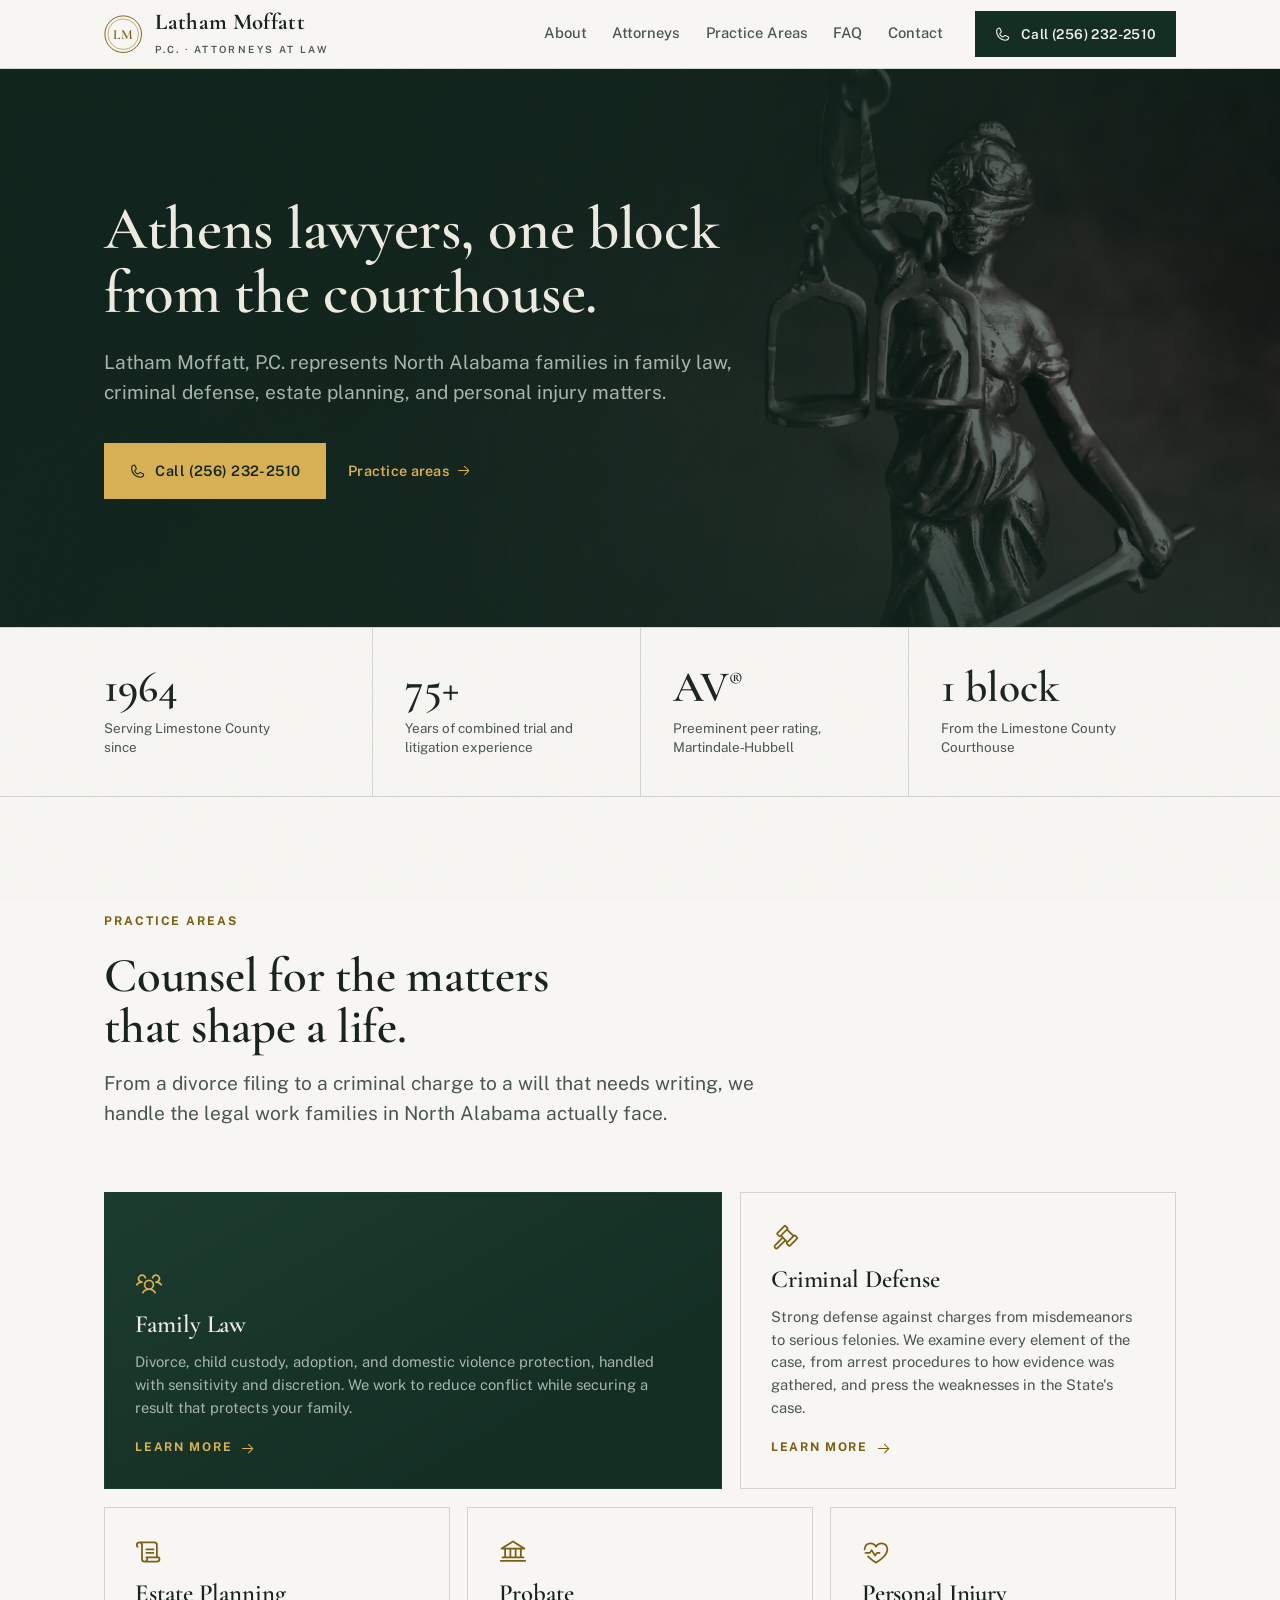
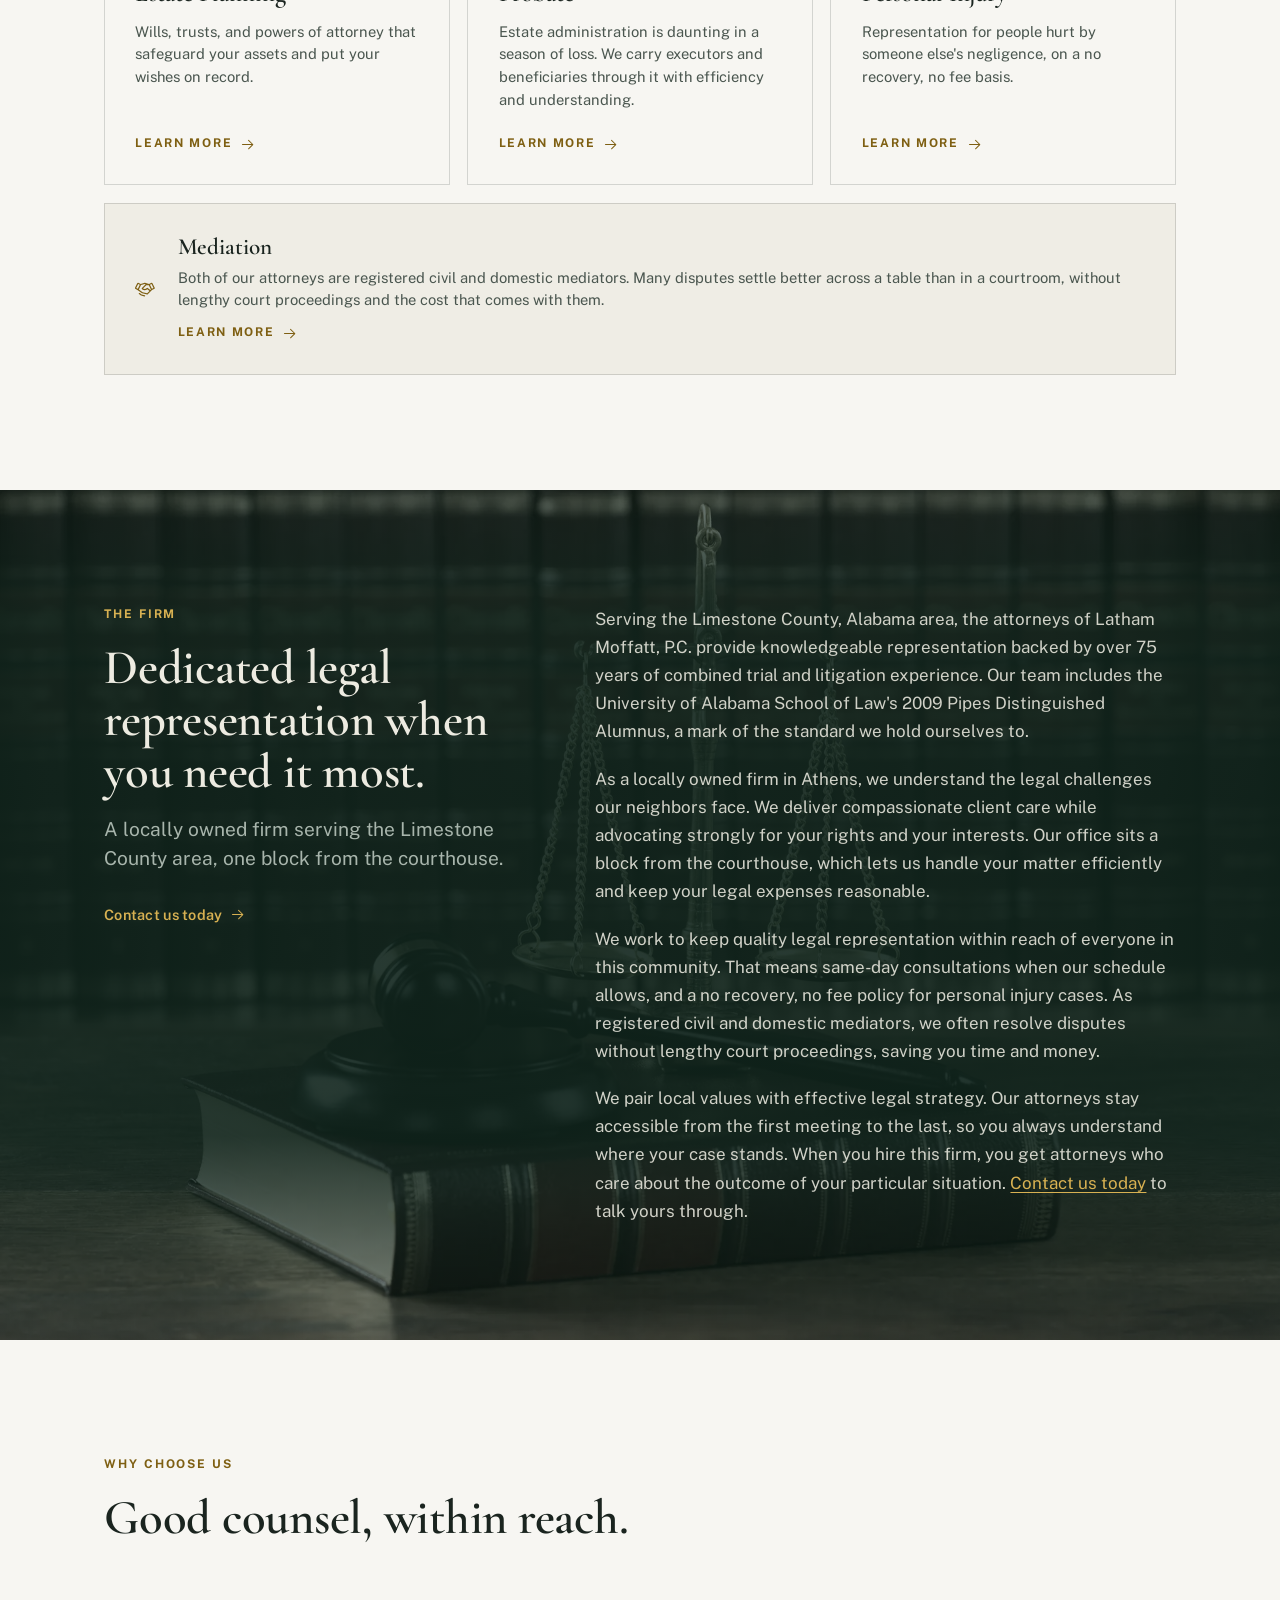
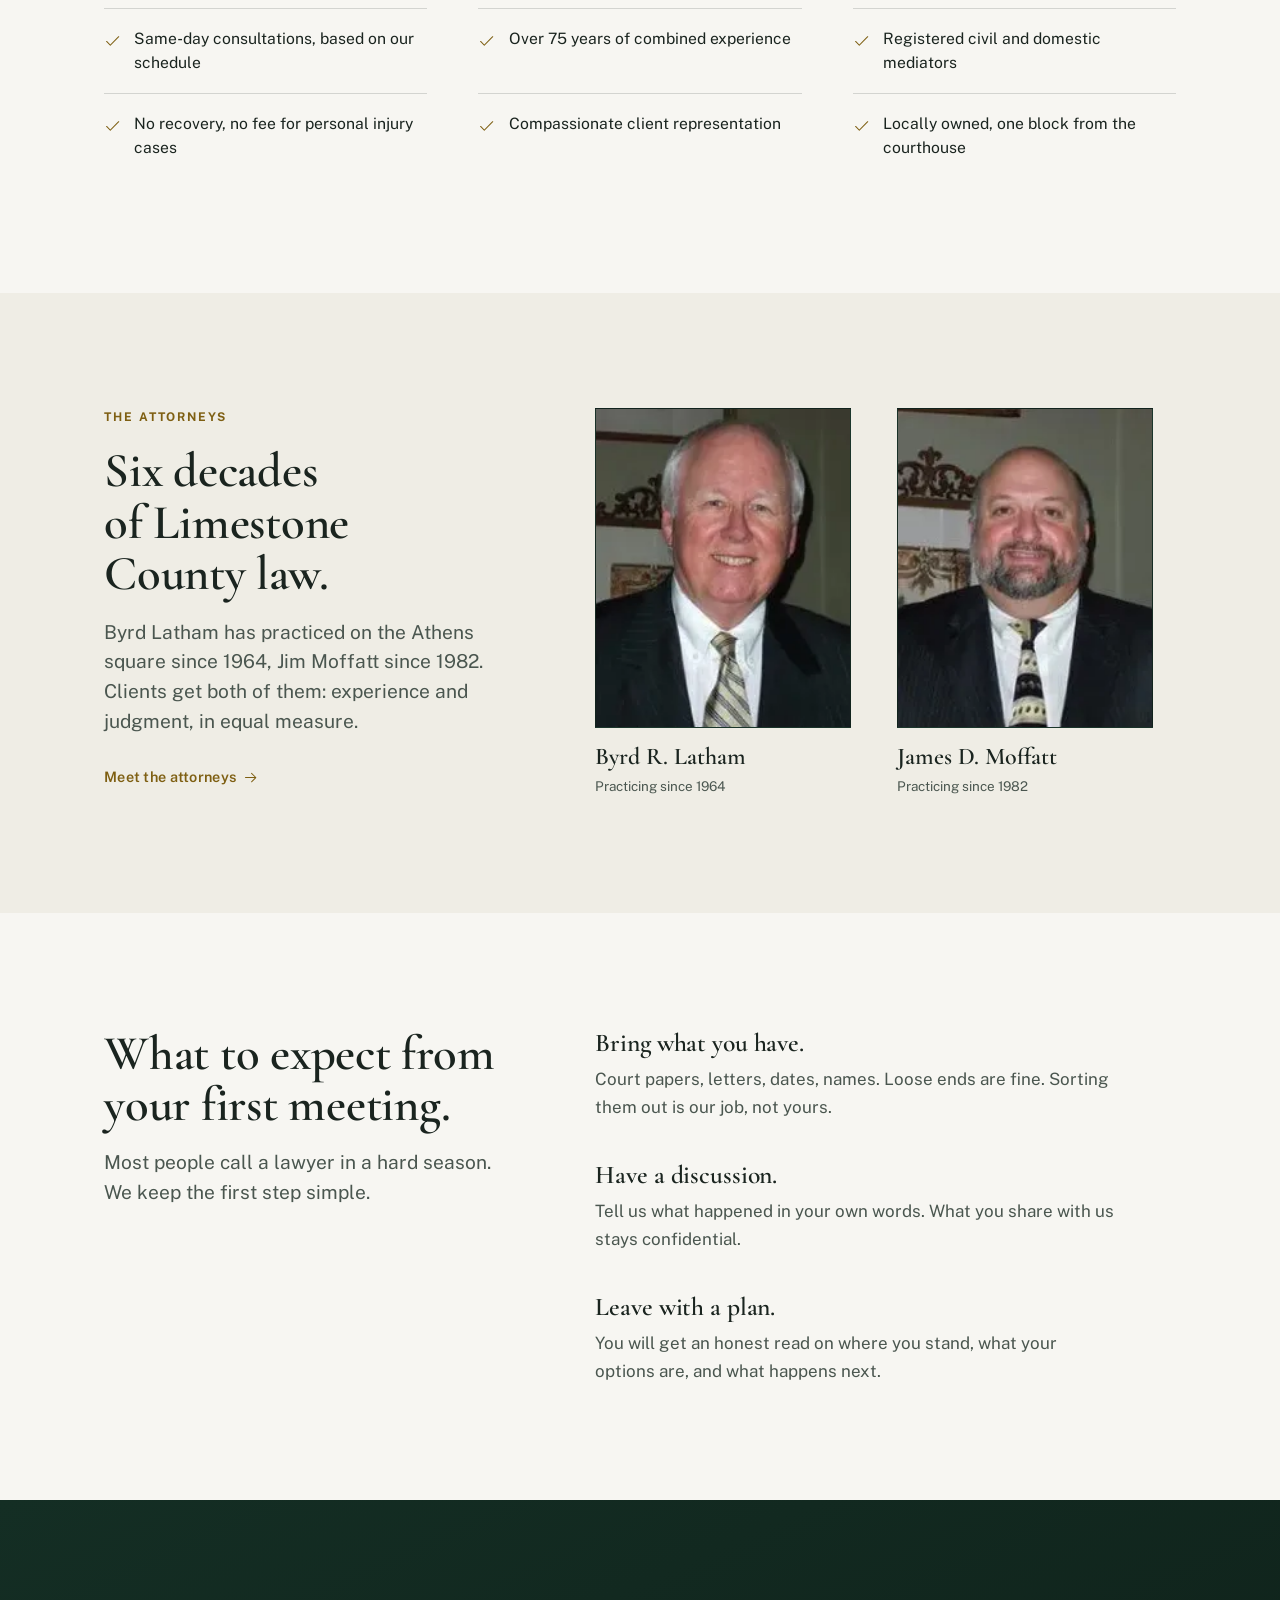
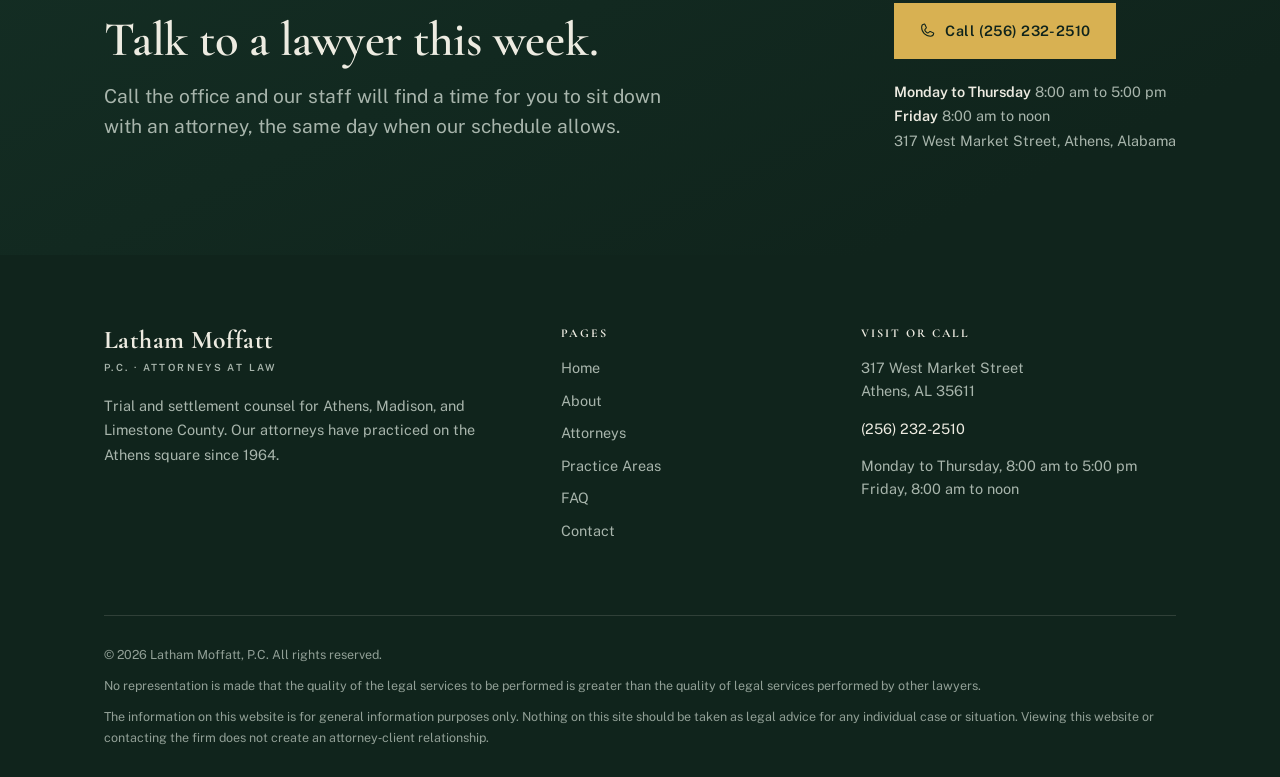
<file: index.html>
<!DOCTYPE html>
<html lang="en">
<head>
  <meta charset="utf-8">
  <meta name="viewport" content="width=device-width, initial-scale=1">
  <title>Latham Moffatt, P.C. | Attorneys at Law in Athens, Alabama</title>
  <meta name="description" content="Latham Moffatt, P.C. represents North Alabama families in family law, criminal defense, estate planning, probate, personal injury, and mediation. One block from the Limestone County Courthouse in Athens, AL. Call (256) 232-2510.">
  <link rel="canonical" href="https://www.lathammoffatt.com/">
  <meta name="theme-color" content="#f7f6f2" media="(prefers-color-scheme: light)">
  <meta name="theme-color" content="#0e1a15" media="(prefers-color-scheme: dark)">
  <meta property="og:type" content="website">
  <meta property="og:site_name" content="Latham Moffatt, P.C.">
  <meta property="og:title" content="Latham Moffatt, P.C. | Attorneys at Law in Athens, Alabama">
  <meta property="og:description" content="Family law, criminal defense, estate planning, probate, personal injury, and mediation. One block from the Limestone County Courthouse in Athens, Alabama.">
  <meta property="og:image" content="https://www.lathammoffatt.com/assets/img/og.png">
  <link rel="icon" href="assets/img/favicon.svg" type="image/svg+xml">
  <link rel="preload" href="assets/fonts/cormorant-garamond-latin-600-normal.woff2" as="font" type="font/woff2" crossorigin>
  <link rel="preload" href="assets/fonts/public-sans-latin-400-normal.woff2" as="font" type="font/woff2" crossorigin>
  <link rel="preload" as="image" href="assets/img/hero-justice-1800.webp" imagesrcset="assets/img/hero-justice-1100.webp 1100w, assets/img/hero-justice-1800.webp 1800w" imagesizes="100vw" fetchpriority="high">
  <link rel="stylesheet" href="assets/css/site.css">
  <script defer src="assets/js/site.js"></script>
  <script type="application/ld+json">
  {
    "@context": "https://schema.org",
    "@type": "LegalService",
    "name": "Latham Moffatt, P.C.",
    "alternateName": "Latham Moffatt, P.C. Attorneys at Law",
    "url": "https://www.lathammoffatt.com/",
    "telephone": "+1-256-232-2510",
    "address": {
      "@type": "PostalAddress",
      "streetAddress": "317 West Market Street",
      "addressLocality": "Athens",
      "addressRegion": "AL",
      "postalCode": "35611",
      "addressCountry": "US"
    },
    "openingHoursSpecification": [
      { "@type": "OpeningHoursSpecification", "dayOfWeek": ["Monday", "Tuesday", "Wednesday", "Thursday"], "opens": "08:00", "closes": "17:00" },
      { "@type": "OpeningHoursSpecification", "dayOfWeek": "Friday", "opens": "08:00", "closes": "12:00" }
    ],
    "description": "Locally owned Athens, Alabama law firm serving the Limestone County area with more than 75 years of combined trial and litigation experience. Same-day consultations when the schedule allows, registered civil and domestic mediators, and a no recovery, no fee policy for personal injury cases.",
    "areaServed": ["Athens, AL", "Madison, AL", "Limestone County, AL", "North Alabama"],
    "knowsAbout": ["Family law", "Criminal defense", "Estate planning", "Probate", "Personal injury", "Mediation"],
    "founder": [
      { "@type": "Person", "name": "Byrd R. Latham" },
      { "@type": "Person", "name": "James D. Moffatt" }
    ],
    "foundingDate": "2004"
  }
  </script>
</head>
<body>
  <a class="skip-link" href="#main">Skip to content</a>

  <header class="site-header">
    <div class="container header-bar">
      <a class="brand" href="#" aria-label="Latham Moffatt, P.C., home">
        <svg class="brand-seal" viewBox="0 0 64 64" aria-hidden="true">
          <circle cx="32" cy="32" r="30.5" fill="none" stroke="currentColor" stroke-width="1.6"/>
          <circle cx="32" cy="32" r="25.5" fill="none" stroke="currentColor" stroke-width="0.8"/>
          <text x="32" y="32.5" text-anchor="middle" dominant-baseline="central" font-family="Cormorant Garamond, Georgia, serif" font-size="23" font-weight="600" fill="currentColor" letter-spacing="0.5">LM</text>
        </svg>
        <span>
          <span class="brand-name">Latham Moffatt</span>
          <span class="brand-sub">P.C. &middot; Attorneys at Law</span>
        </span>
      </a>
      <button class="nav-toggle" aria-expanded="false" aria-controls="site-nav">
        <span class="nav-toggle-label">Menu</span>
        <span class="nav-toggle-lines" aria-hidden="true"><span></span><span></span></span>
      </button>
      <nav class="site-nav" id="site-nav" aria-label="Main">
        <a href="#">About</a>
        <a href="#">Attorneys</a>
        <a href="#">Practice Areas</a>
        <a href="#">FAQ</a>
        <a href="#">Contact</a>
        <a class="btn btn-primary header-phone" href="tel:+12562322510">
          <svg class="icon" viewBox="0 0 256 256" fill="currentColor" aria-hidden="true"><path d="M222.37,158.46l-47.11-21.11-.13-.06a16,16,0,0,0-15.17,1.4,8.12,8.12,0,0,0-.75.56L134.87,160c-15.42-7.49-31.34-23.29-38.83-38.51l20.78-24.71c.2-.25.39-.5.57-.77a16,16,0,0,0,1.32-15.06l0-.12L97.54,33.64a16,16,0,0,0-16.62-9.52A56.26,56.26,0,0,0,32,80c0,79.4,64.6,144,144,144a56.26,56.26,0,0,0,55.88-48.92A16,16,0,0,0,222.37,158.46ZM176,208A128.14,128.14,0,0,1,48,80,40.2,40.2,0,0,1,82.87,40a.61.61,0,0,0,0,.12l21,47L83.2,111.86a6.13,6.13,0,0,0-.57.77,16,16,0,0,0-1,15.7c9.06,18.53,27.73,37.06,46.46,46.11a16,16,0,0,0,15.75-1.14,8.44,8.44,0,0,0,.74-.56L168.89,152l47,21.05h0s.08,0,.11,0A40.21,40.21,0,0,1,176,208Z"/></svg>
          Call (256) 232-2510
        </a>
      </nav>
    </div>
  </header>

  <main id="main">

    <!-- Hero -->
    <section class="hero photo-section hero-photo on-panel">
      <div class="photo-media">
        <img src="assets/img/hero-justice-1800.webp"
             srcset="assets/img/hero-justice-1100.webp 1100w, assets/img/hero-justice-1800.webp 1800w"
             sizes="100vw" alt="" width="1800" height="1080"
             fetchpriority="high" decoding="async">
      </div>
      <div class="container">
        <div class="hero-copy">
          <h1>Athens lawyers, one block<br class="br-desktop"> from the courthouse.</h1>
          <p class="lede">Latham Moffatt, P.C. represents North Alabama families in family law, criminal defense, estate planning, and personal injury matters.</p>
          <div class="hero-actions">
            <a class="btn btn-primary" href="tel:+12562322510">
              <svg class="icon" viewBox="0 0 256 256" fill="currentColor" aria-hidden="true"><path d="M222.37,158.46l-47.11-21.11-.13-.06a16,16,0,0,0-15.17,1.4,8.12,8.12,0,0,0-.75.56L134.87,160c-15.42-7.49-31.34-23.29-38.83-38.51l20.78-24.71c.2-.25.39-.5.57-.77a16,16,0,0,0,1.32-15.06l0-.12L97.54,33.64a16,16,0,0,0-16.62-9.52A56.26,56.26,0,0,0,32,80c0,79.4,64.6,144,144,144a56.26,56.26,0,0,0,55.88-48.92A16,16,0,0,0,222.37,158.46ZM176,208A128.14,128.14,0,0,1,48,80,40.2,40.2,0,0,1,82.87,40a.61.61,0,0,0,0,.12l21,47L83.2,111.86a6.13,6.13,0,0,0-.57.77,16,16,0,0,0-1,15.7c9.06,18.53,27.73,37.06,46.46,46.11a16,16,0,0,0,15.75-1.14,8.44,8.44,0,0,0,.74-.56L168.89,152l47,21.05h0s.08,0,.11,0A40.21,40.21,0,0,1,176,208Z"/></svg>
              Call (256) 232-2510
            </a>
            <a class="text-link" href="#">
              Practice areas
              <svg class="icon" viewBox="0 0 256 256" fill="currentColor" aria-hidden="true"><path d="M221.66,133.66l-72,72a8,8,0,0,1-11.32-11.32L196.69,136H40a8,8,0,0,1,0-16H196.69L138.34,61.66a8,8,0,0,1,11.32-11.32l72,72A8,8,0,0,1,221.66,133.66Z"/></svg>
            </a>
          </div>
        </div>
      </div>
    </section>

    <!-- Credibility strip -->
    <section class="stat-strip" aria-label="Firm highlights">
      <div class="container">
        <div class="stat-grid">
          <div class="stat" data-reveal>
            <div class="stat-value">1964</div>
            <p class="stat-label">Serving Limestone County since</p>
          </div>
          <div class="stat" data-reveal>
            <div class="stat-value">75+</div>
            <p class="stat-label">Years of combined trial and litigation experience</p>
          </div>
          <div class="stat" data-reveal>
            <div class="stat-value">AV<sup>&reg;</sup></div>
            <p class="stat-label">Preeminent peer rating, Martindale&#8209;Hubbell</p>
          </div>
          <div class="stat" data-reveal>
            <div class="stat-value">1 block</div>
            <p class="stat-label">From the Limestone County Courthouse</p>
          </div>
        </div>
      </div>
    </section>

    <!-- Practice areas -->
    <section class="section">
      <div class="container">
        <div class="section-head" data-reveal>
          <span class="eyebrow">Practice areas</span>
          <h2>Counsel for the matters that shape a life.</h2>
          <p class="lede">From a divorce filing to a criminal charge to a will that needs writing, we handle the legal work families in North Alabama actually face.</p>
        </div>
        <div class="tile-grid">
          <a class="tile tile-featured" href="#" data-reveal>
            <svg class="icon" viewBox="0 0 256 256" fill="currentColor" aria-hidden="true"><path d="M244.8,150.4a8,8,0,0,1-11.2-1.6A51.6,51.6,0,0,0,192,128a8,8,0,0,1-7.37-4.89,8,8,0,0,1,0-6.22A8,8,0,0,1,192,112a24,24,0,1,0-23.24-30,8,8,0,1,1-15.5-4A40,40,0,1,1,219,117.51a67.94,67.94,0,0,1,27.43,21.68A8,8,0,0,1,244.8,150.4ZM190.92,212a8,8,0,1,1-13.84,8,57,57,0,0,0-98.16,0,8,8,0,1,1-13.84-8,72.06,72.06,0,0,1,33.74-29.92,48,48,0,1,1,58.36,0A72.06,72.06,0,0,1,190.92,212ZM128,176a32,32,0,1,0-32-32A32,32,0,0,0,128,176ZM72,120a8,8,0,0,0-8-8A24,24,0,1,1,87.24,82a8,8,0,1,0,15.5-4A40,40,0,1,0,37,117.51,67.94,67.94,0,0,0,9.6,139.19a8,8,0,1,0,12.8,9.61A51.6,51.6,0,0,1,64,128,8,8,0,0,0,72,120Z"/></svg>
            <h3>Family Law</h3>
            <p>Divorce, child custody, adoption, and domestic violence protection, handled with sensitivity and discretion. We work to reduce conflict while securing a result that protects your family.</p>
            <span class="tile-more">Learn more <svg viewBox="0 0 256 256" fill="currentColor" aria-hidden="true"><path d="M221.66,133.66l-72,72a8,8,0,0,1-11.32-11.32L196.69,136H40a8,8,0,0,1,0-16H196.69L138.34,61.66a8,8,0,0,1,11.32-11.32l72,72A8,8,0,0,1,221.66,133.66Z"/></svg></span>
          </a>
          <a class="tile tile-tall" href="#" data-reveal>
            <svg class="icon" viewBox="0 0 256 256" fill="currentColor" aria-hidden="true"><path d="M243.32,116.69l-16-16a16,16,0,0,0-20.84-1.53L156.84,49.52a16,16,0,0,0-1.52-20.84l-16-16a16,16,0,0,0-22.63,0l-64,64a16,16,0,0,0,0,22.63l16,16a16,16,0,0,0,20.83,1.52L96.69,124,31.31,189.38A25,25,0,0,0,66.63,224.7L132,159.32l7.17,7.16a16,16,0,0,0,1.52,20.84l16,16a16,16,0,0,0,22.63,0l64-64A16,16,0,0,0,243.32,116.69ZM80,104,64,88l64-64,16,16ZM55.32,213.38a9,9,0,0,1-12.69,0,9,9,0,0,1,0-12.68L108,135.32,120.69,148ZM101,105.66,145.66,61,195,110.34,150.35,155ZM168,192l-16-16,4-4h0l56-56h0l4-4,16,16Z"/></svg>
            <h3>Criminal Defense</h3>
            <p>Strong defense against charges from misdemeanors to serious felonies. We examine every element of the case, from arrest procedures to how evidence was gathered, and press the weaknesses in the State's case.</p>
            <span class="tile-more">Learn more <svg viewBox="0 0 256 256" fill="currentColor" aria-hidden="true"><path d="M221.66,133.66l-72,72a8,8,0,0,1-11.32-11.32L196.69,136H40a8,8,0,0,1,0-16H196.69L138.34,61.66a8,8,0,0,1,11.32-11.32l72,72A8,8,0,0,1,221.66,133.66Z"/></svg></span>
          </a>
          <a class="tile" href="#" data-reveal>
            <svg class="icon" viewBox="0 0 256 256" fill="currentColor" aria-hidden="true"><path d="M96,104a8,8,0,0,1,8-8h64a8,8,0,0,1,0,16H104A8,8,0,0,1,96,104Zm8,40h64a8,8,0,0,0,0-16H104a8,8,0,0,0,0,16Zm128,48a32,32,0,0,1-32,32H88a32,32,0,0,1-32-32V64a16,16,0,0,0-32,0c0,5.74,4.83,9.62,4.88,9.66h0A8,8,0,0,1,24,88a7.89,7.89,0,0,1-4.79-1.61h0C18.05,85.54,8,77.61,8,64A32,32,0,0,1,40,32H176a32,32,0,0,1,32,32V168h8a8,8,0,0,1,4.8,1.6C222,170.46,232,178.39,232,192ZM96.26,173.48A8.07,8.07,0,0,1,104,168h88V64a16,16,0,0,0-16-16H67.69A31.71,31.71,0,0,1,72,64V192a16,16,0,0,0,32,0c0-5.74-4.83-9.62-4.88-9.66A7.82,7.82,0,0,1,96.26,173.48ZM216,192a12.58,12.58,0,0,0-3.23-8h-94a26.92,26.92,0,0,1,1.21,8,31.82,31.82,0,0,1-4.29,16H200A16,16,0,0,0,216,192Z"/></svg>
            <h3>Estate Planning</h3>
            <p>Wills, trusts, and powers of attorney that safeguard your assets and put your wishes on record.</p>
            <span class="tile-more">Learn more <svg viewBox="0 0 256 256" fill="currentColor" aria-hidden="true"><path d="M221.66,133.66l-72,72a8,8,0,0,1-11.32-11.32L196.69,136H40a8,8,0,0,1,0-16H196.69L138.34,61.66a8,8,0,0,1,11.32-11.32l72,72A8,8,0,0,1,221.66,133.66Z"/></svg></span>
          </a>
          <a class="tile" href="#" data-reveal>
            <svg class="icon" viewBox="0 0 256 256" fill="currentColor" aria-hidden="true"><path d="M24,104H48v64H32a8,8,0,0,0,0,16H224a8,8,0,0,0,0-16H208V104h24a8,8,0,0,0,4.19-14.81l-104-64a8,8,0,0,0-8.38,0l-104,64A8,8,0,0,0,24,104Zm40,0H96v64H64Zm80,0v64H112V104Zm48,64H160V104h32ZM128,41.39,203.74,88H52.26ZM248,208a8,8,0,0,1-8,8H16a8,8,0,0,1,0-16H240A8,8,0,0,1,248,208Z"/></svg>
            <h3>Probate</h3>
            <p>Estate administration is daunting in a season of loss. We carry executors and beneficiaries through it with efficiency and understanding.</p>
            <span class="tile-more">Learn more <svg viewBox="0 0 256 256" fill="currentColor" aria-hidden="true"><path d="M221.66,133.66l-72,72a8,8,0,0,1-11.32-11.32L196.69,136H40a8,8,0,0,1,0-16H196.69L138.34,61.66a8,8,0,0,1,11.32-11.32l72,72A8,8,0,0,1,221.66,133.66Z"/></svg></span>
          </a>
          <a class="tile" href="#" data-reveal>
            <svg class="icon" viewBox="0 0 256 256" fill="currentColor" aria-hidden="true"><path d="M72,144H32a8,8,0,0,1,0-16H67.72l13.62-20.44a8,8,0,0,1,13.32,0l25.34,38,9.34-14A8,8,0,0,1,136,128h24a8,8,0,0,1,0,16H140.28l-13.62,20.44a8,8,0,0,1-13.32,0L88,126.42l-9.34,14A8,8,0,0,1,72,144ZM178,40c-20.65,0-38.73,8.88-50,23.89C116.73,48.88,98.65,40,78,40a62.07,62.07,0,0,0-62,62c0,.75,0,1.5,0,2.25a8,8,0,1,0,16-.5c0-.58,0-1.17,0-1.75A46.06,46.06,0,0,1,78,56c19.45,0,35.78,10.36,42.6,27a8,8,0,0,0,14.8,0c6.82-16.67,23.15-27,42.6-27a46.06,46.06,0,0,1,46,46c0,53.61-77.76,102.15-96,112.8-10.83-6.31-42.63-26-66.68-52.21a8,8,0,1,0-11.8,10.82c31.17,34,72.93,56.68,74.69,57.63a8,8,0,0,0,7.58,0C136.21,228.66,240,172,240,102A62.07,62.07,0,0,0,178,40Z"/></svg>
            <h3>Personal Injury</h3>
            <p>Representation for people hurt by someone else's negligence, on a no recovery, no fee basis.</p>
            <span class="tile-more">Learn more <svg viewBox="0 0 256 256" fill="currentColor" aria-hidden="true"><path d="M221.66,133.66l-72,72a8,8,0,0,1-11.32-11.32L196.69,136H40a8,8,0,0,1,0-16H196.69L138.34,61.66a8,8,0,0,1,11.32-11.32l72,72A8,8,0,0,1,221.66,133.66Z"/></svg></span>
          </a>
          <a class="tile tile-wide" href="#" data-reveal>
            <svg class="icon" viewBox="0 0 256 256" fill="currentColor" aria-hidden="true"><path d="M254.3,107.91,228.78,56.85a16,16,0,0,0-21.47-7.15L182.44,62.13,130.05,48.27a8.14,8.14,0,0,0-4.1,0L73.56,62.13,48.69,49.7a16,16,0,0,0-21.47,7.15L1.7,107.9a16,16,0,0,0,7.15,21.47l27,13.51,55.49,39.63a8.06,8.06,0,0,0,2.71,1.25l64,16a8,8,0,0,0,7.6-2.1l55.07-55.08,26.42-13.21a16,16,0,0,0,7.15-21.46Zm-54.89,33.37L165,113.72a8,8,0,0,0-10.68.61C136.51,132.27,116.66,130,104,122L147.24,80h31.81l27.21,54.41ZM41.53,64,62,74.22,36.43,125.27,16,115.06Zm116,119.13L99.42,168.61l-49.2-35.14,28-56L128,64.28l9.8,2.59-45,43.68-.08.09a16,16,0,0,0,2.72,24.81c20.56,13.13,45.37,11,64.91-5L188,152.66Zm62-57.87-25.52-51L214.47,64,240,115.06Zm-87.75,92.67a8,8,0,0,1-7.75,6.06,8.13,8.13,0,0,1-1.95-.24L80.41,213.33a7.89,7.89,0,0,1-2.71-1.25L51.35,193.26a8,8,0,0,1,9.3-13l25.11,17.94L126,208.24A8,8,0,0,1,131.82,217.94Z"/></svg>
            <span class="tile-body">
              <h3>Mediation</h3>
              <p>Both of our attorneys are registered civil and domestic mediators. Many disputes settle better across a table than in a courtroom, without lengthy court proceedings and the cost that comes with them.</p>
              <span class="tile-more">Learn more <svg viewBox="0 0 256 256" fill="currentColor" aria-hidden="true"><path d="M221.66,133.66l-72,72a8,8,0,0,1-11.32-11.32L196.69,136H40a8,8,0,0,1,0-16H196.69L138.34,61.66a8,8,0,0,1,11.32-11.32l72,72A8,8,0,0,1,221.66,133.66Z"/></svg></span>
            </span>
          </a>
        </div>
      </div>
    </section>

    <!-- Firm introduction -->
    <section class="section photo-section firm-photo on-panel">
      <div class="photo-media">
        <img src="assets/img/firm-library-1800.webp"
             srcset="assets/img/firm-library-1100.webp 1100w, assets/img/firm-library-1800.webp 1800w"
             sizes="100vw" alt="" width="1800" height="1202"
             loading="lazy" decoding="async">
      </div>
      <div class="container split">
        <div class="split-rail" data-reveal>
          <span class="eyebrow">The firm</span>
          <h2>Dedicated legal representation when you need it most.</h2>
          <p class="lede">A locally owned firm serving the Limestone County area, one block from the courthouse.</p>
          <a class="text-link" href="#">
            Contact us today
            <svg class="icon" viewBox="0 0 256 256" fill="currentColor" aria-hidden="true"><path d="M221.66,133.66l-72,72a8,8,0,0,1-11.32-11.32L196.69,136H40a8,8,0,0,1,0-16H196.69L138.34,61.66a8,8,0,0,1,11.32-11.32l72,72A8,8,0,0,1,221.66,133.66Z"/></svg>
          </a>
        </div>
        <div class="prose" data-reveal>
          <p>Serving the Limestone County, Alabama area, the attorneys of Latham Moffatt, P.C. provide knowledgeable representation backed by over 75 years of combined trial and litigation experience. Our team includes the University of Alabama School of Law's 2009 Pipes Distinguished Alumnus, a mark of the standard we hold ourselves to.</p>
          <p>As a locally owned firm in Athens, we understand the legal challenges our neighbors face. We deliver compassionate client care while advocating strongly for your rights and your interests. Our office sits a block from the courthouse, which lets us handle your matter efficiently and keep your legal expenses reasonable.</p>
          <p>We work to keep quality legal representation within reach of everyone in this community. That means same&#8209;day consultations when our schedule allows, and a no recovery, no fee policy for personal injury cases. As registered civil and domestic mediators, we often resolve disputes without lengthy court proceedings, saving you time and money.</p>
          <p>We pair local values with effective legal strategy. Our attorneys stay accessible from the first meeting to the last, so you always understand where your case stands. When you hire this firm, you get attorneys who care about the outcome of your particular situation. <a href="#">Contact us today</a> to talk yours through.</p>
        </div>
      </div>
    </section>

    <!-- Why choose us -->
    <section class="section">
      <div class="container">
        <div class="section-head" data-reveal>
          <span class="eyebrow">Why choose us</span>
          <h2>Good counsel, within reach.</h2>
        </div>
        <ul class="check-grid" data-reveal>
          <li>
            <svg class="icon" viewBox="0 0 256 256" fill="currentColor" aria-hidden="true"><path d="M229.66,77.66l-128,128a8,8,0,0,1-11.32,0l-56-56a8,8,0,0,1,11.32-11.32L96,188.69,218.34,66.34a8,8,0,0,1,11.32,11.32Z"/></svg>
            <span>Same&#8209;day consultations, based on our schedule</span>
          </li>
          <li>
            <svg class="icon" viewBox="0 0 256 256" fill="currentColor" aria-hidden="true"><path d="M229.66,77.66l-128,128a8,8,0,0,1-11.32,0l-56-56a8,8,0,0,1,11.32-11.32L96,188.69,218.34,66.34a8,8,0,0,1,11.32,11.32Z"/></svg>
            <span>Over 75 years of combined experience</span>
          </li>
          <li>
            <svg class="icon" viewBox="0 0 256 256" fill="currentColor" aria-hidden="true"><path d="M229.66,77.66l-128,128a8,8,0,0,1-11.32,0l-56-56a8,8,0,0,1,11.32-11.32L96,188.69,218.34,66.34a8,8,0,0,1,11.32,11.32Z"/></svg>
            <span>Registered civil and domestic mediators</span>
          </li>
          <li>
            <svg class="icon" viewBox="0 0 256 256" fill="currentColor" aria-hidden="true"><path d="M229.66,77.66l-128,128a8,8,0,0,1-11.32,0l-56-56a8,8,0,0,1,11.32-11.32L96,188.69,218.34,66.34a8,8,0,0,1,11.32,11.32Z"/></svg>
            <span>No recovery, no fee for personal injury cases</span>
          </li>
          <li>
            <svg class="icon" viewBox="0 0 256 256" fill="currentColor" aria-hidden="true"><path d="M229.66,77.66l-128,128a8,8,0,0,1-11.32,0l-56-56a8,8,0,0,1,11.32-11.32L96,188.69,218.34,66.34a8,8,0,0,1,11.32,11.32Z"/></svg>
            <span>Compassionate client representation</span>
          </li>
          <li>
            <svg class="icon" viewBox="0 0 256 256" fill="currentColor" aria-hidden="true"><path d="M229.66,77.66l-128,128a8,8,0,0,1-11.32,0l-56-56a8,8,0,0,1,11.32-11.32L96,188.69,218.34,66.34a8,8,0,0,1,11.32,11.32Z"/></svg>
            <span>Locally owned, one block from the courthouse</span>
          </li>
        </ul>
      </div>
    </section>

    <!-- Attorneys -->
    <section class="section section-alt">
      <div class="container split">
        <div class="split-rail" data-reveal>
          <span class="eyebrow">The attorneys</span>
          <h2>Six decades of Limestone County law.</h2>
          <p class="lede">Byrd Latham has practiced on the Athens square since 1964, Jim Moffatt since 1982. Clients get both of them: experience and judgment, in equal measure.</p>
          <a class="text-link" href="#">
            Meet the attorneys
            <svg class="icon" viewBox="0 0 256 256" fill="currentColor" aria-hidden="true"><path d="M221.66,133.66l-72,72a8,8,0,0,1-11.32-11.32L196.69,136H40a8,8,0,0,1,0-16H196.69L138.34,61.66a8,8,0,0,1,11.32-11.32l72,72A8,8,0,0,1,221.66,133.66Z"/></svg>
          </a>
        </div>
        <div class="portrait-pair">
          <!-- alt is empty by design: the name follows inside the same link -->
          <a class="portrait-card" href="#" data-reveal>
            <div class="portrait">
              <img src="assets/img/latham.webp" alt="" width="199" height="250" loading="lazy" decoding="async">
            </div>
            <div class="portrait-name">Byrd R. Latham</div>
            <p class="portrait-meta">Practicing since 1964</p>
          </a>
          <a class="portrait-card" href="#" data-reveal>
            <div class="portrait">
              <img src="assets/img/moffatt.webp" alt="" width="197" height="250" loading="lazy" decoding="async">
            </div>
            <div class="portrait-name">James D. Moffatt</div>
            <p class="portrait-meta">Practicing since 1982</p>
          </a>
        </div>
      </div>
    </section>

    <!-- What to expect -->
    <section class="section">
      <div class="container split">
        <div class="split-rail" data-reveal>
          <h2>What to expect from your first meeting.</h2>
          <p class="lede">Most people call a lawyer in a hard season. We keep the first step simple.</p>
        </div>
        <div class="expect-list">
          <div class="expect-item" data-reveal>
            <h3>Bring what you have.</h3>
            <p>Court papers, letters, dates, names. Loose ends are fine. Sorting them out is our job, not yours.</p>
          </div>
          <div class="expect-item" data-reveal>
            <h3>Have a discussion.</h3>
            <p>Tell us what happened in your own words. What you share with us stays confidential.</p>
          </div>
          <div class="expect-item" data-reveal>
            <h3>Leave with a plan.</h3>
            <p>You will get an honest read on where you stand, what your options are, and what happens next.</p>
          </div>
        </div>
      </div>
    </section>

    <!-- Call to action -->
    <section class="band on-panel">
      <div class="container band-inner">
        <div data-reveal>
          <h2>Talk to a lawyer this week.</h2>
          <p class="lede">Call the office and our staff will find a time for you to sit down with an attorney, the same day when our schedule allows.</p>
        </div>
        <div class="band-side" data-reveal>
          <a class="btn btn-primary" href="tel:+12562322510">
            <svg class="icon" viewBox="0 0 256 256" fill="currentColor" aria-hidden="true"><path d="M222.37,158.46l-47.11-21.11-.13-.06a16,16,0,0,0-15.17,1.4,8.12,8.12,0,0,0-.75.56L134.87,160c-15.42-7.49-31.34-23.29-38.83-38.51l20.78-24.71c.2-.25.39-.5.57-.77a16,16,0,0,0,1.32-15.06l0-.12L97.54,33.64a16,16,0,0,0-16.62-9.52A56.26,56.26,0,0,0,32,80c0,79.4,64.6,144,144,144a56.26,56.26,0,0,0,55.88-48.92A16,16,0,0,0,222.37,158.46ZM176,208A128.14,128.14,0,0,1,48,80,40.2,40.2,0,0,1,82.87,40a.61.61,0,0,0,0,.12l21,47L83.2,111.86a6.13,6.13,0,0,0-.57.77,16,16,0,0,0-1,15.7c9.06,18.53,27.73,37.06,46.46,46.11a16,16,0,0,0,15.75-1.14,8.44,8.44,0,0,0,.74-.56L168.89,152l47,21.05h0s.08,0,.11,0A40.21,40.21,0,0,1,176,208Z"/></svg>
            Call (256) 232-2510
          </a>
          <p class="band-hours">
            <strong>Monday to Thursday</strong> 8:00 am to 5:00 pm<br>
            <strong>Friday</strong> 8:00 am to noon<br>
            317 West Market Street, Athens, Alabama
          </p>
        </div>
      </div>
    </section>

  </main>

  <footer class="site-footer">
    <div class="container">
      <div class="footer-grid">
        <div class="footer-brand">
          <span class="brand-name">Latham Moffatt</span>
          <span class="brand-sub">P.C. &middot; Attorneys at Law</span>
          <p>Trial and settlement counsel for Athens, Madison, and Limestone County. Our attorneys have practiced on the Athens square since 1964.</p>
        </div>
        <nav aria-label="Footer">
          <h2 class="footer-h">Pages</h2>
          <ul class="footer-links">
            <li><a href="#">Home</a></li>
            <li><a href="#">About</a></li>
            <li><a href="#">Attorneys</a></li>
            <li><a href="#">Practice Areas</a></li>
            <li><a href="#">FAQ</a></li>
            <li><a href="#">Contact</a></li>
          </ul>
        </nav>
        <div>
          <h2 class="footer-h">Visit or call</h2>
          <address class="footer-contact">
            <span>317 West Market Street<br>Athens, AL 35611</span>
            <a href="tel:+12562322510">(256) 232-2510</a>
            <span>Monday to Thursday, 8:00 am to 5:00 pm<br>Friday, 8:00 am to noon</span>
          </address>
        </div>
      </div>
      <div class="footer-legal">
        <p>&copy; 2026 Latham Moffatt, P.C. All rights reserved.</p>
        <p>No representation is made that the quality of the legal services to be performed is greater than the quality of legal services performed by other lawyers.</p>
        <p>The information on this website is for general information purposes only. Nothing on this site should be taken as legal advice for any individual case or situation. Viewing this website or contacting the firm does not create an attorney&#8209;client relationship.</p>
      </div>
    </div>
  </footer>
</body>
</html>
</file>
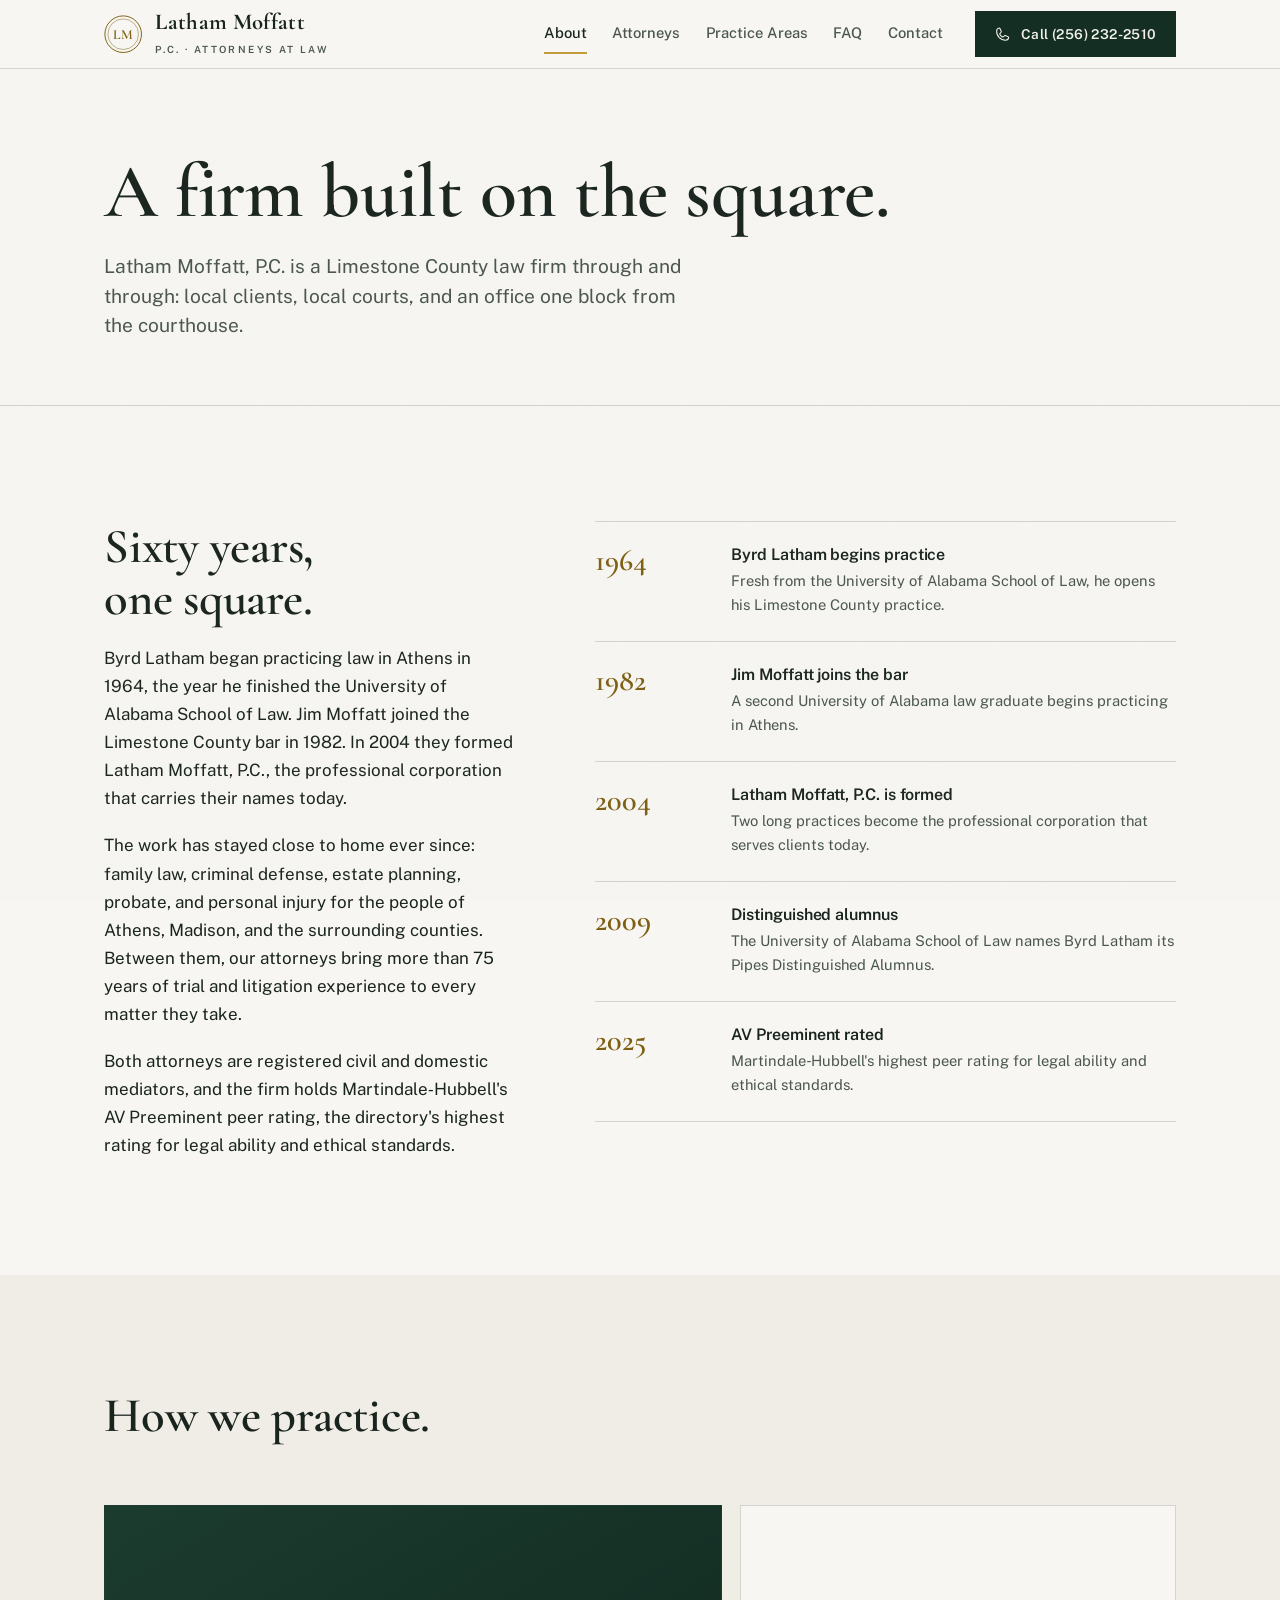
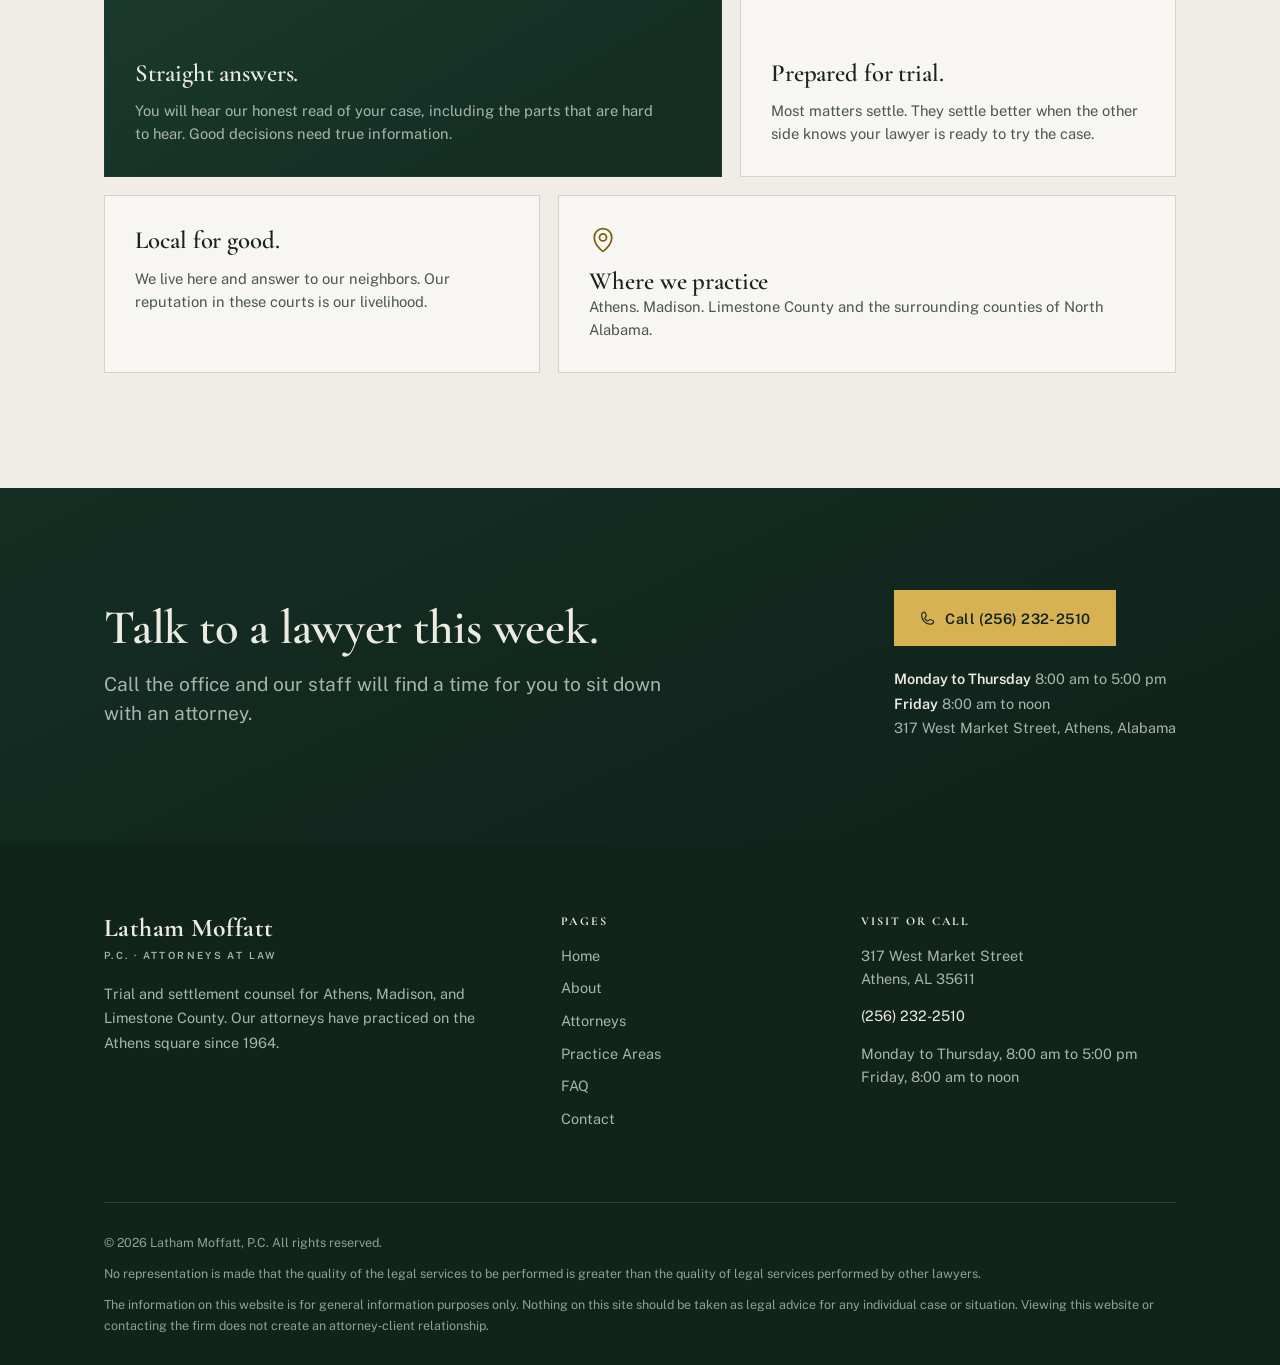
<file: about.html>
<!DOCTYPE html>
<html lang="en">
<head>
  <meta charset="utf-8">
  <meta name="viewport" content="width=device-width, initial-scale=1">
  <title>About Our Firm | Latham Moffatt, P.C., Athens, AL</title>
  <meta name="description" content="Latham Moffatt, P.C. has served Athens and Limestone County from the courthouse square since 2004, with local roots reaching back to 1964.">
  <link rel="canonical" href="https://www.lathammoffatt.com/about.html">
  <meta name="theme-color" content="#f7f6f2" media="(prefers-color-scheme: light)">
  <meta name="theme-color" content="#0e1a15" media="(prefers-color-scheme: dark)">
  <meta property="og:type" content="website">
  <meta property="og:site_name" content="Latham Moffatt, P.C.">
  <meta property="og:title" content="About Our Firm | Latham Moffatt, P.C., Athens, AL">
  <meta property="og:description" content="Latham Moffatt, P.C. has served Athens and Limestone County from the courthouse square since 2004, with local roots reaching back to 1964.">
  <meta property="og:image" content="https://www.lathammoffatt.com/assets/img/og.png">
  <link rel="icon" href="assets/img/favicon.svg" type="image/svg+xml">
  <link rel="preload" href="assets/fonts/cormorant-garamond-latin-600-normal.woff2" as="font" type="font/woff2" crossorigin>
  <link rel="preload" href="assets/fonts/public-sans-latin-400-normal.woff2" as="font" type="font/woff2" crossorigin>
  <link rel="stylesheet" href="assets/css/site.css">
  <script defer src="assets/js/site.js"></script>
</head>
<body>
  <a class="skip-link" href="#main">Skip to content</a>

<header class="site-header">
    <div class="container header-bar">
      <a class="brand" href="index.html" aria-label="Latham Moffatt, P.C., home">
        <svg class="brand-seal" viewBox="0 0 64 64" aria-hidden="true">
          <circle cx="32" cy="32" r="30.5" fill="none" stroke="currentColor" stroke-width="1.6"/>
          <circle cx="32" cy="32" r="25.5" fill="none" stroke="currentColor" stroke-width="0.8"/>
          <text x="32" y="32.5" text-anchor="middle" dominant-baseline="central" font-family="Cormorant Garamond, Georgia, serif" font-size="23" font-weight="600" fill="currentColor" letter-spacing="0.5">LM</text>
        </svg>
        <span>
          <span class="brand-name">Latham Moffatt</span>
          <span class="brand-sub">P.C. &middot; Attorneys at Law</span>
        </span>
      </a>
      <button class="nav-toggle" aria-expanded="false" aria-controls="site-nav">
        <span class="nav-toggle-label">Menu</span>
        <span class="nav-toggle-lines" aria-hidden="true"><span></span><span></span></span>
      </button>
      <nav class="site-nav" id="site-nav" aria-label="Main">
        <a aria-current="page" href="about.html">About</a>
        <a href="attorneys.html">Attorneys</a>
        <a href="practice-areas.html">Practice Areas</a>
        <a href="faq.html">FAQ</a>
        <a href="contact.html">Contact</a>
        <a class="btn btn-primary header-phone" href="tel:+12562322510">
          <svg class="icon" viewBox="0 0 256 256" fill="currentColor" aria-hidden="true"><path d="M222.37,158.46l-47.11-21.11-.13-.06a16,16,0,0,0-15.17,1.4,8.12,8.12,0,0,0-.75.56L134.87,160c-15.42-7.49-31.34-23.29-38.83-38.51l20.78-24.71c.2-.25.39-.5.57-.77a16,16,0,0,0,1.32-15.06l0-.12L97.54,33.64a16,16,0,0,0-16.62-9.52A56.26,56.26,0,0,0,32,80c0,79.4,64.6,144,144,144a56.26,56.26,0,0,0,55.88-48.92A16,16,0,0,0,222.37,158.46ZM176,208A128.14,128.14,0,0,1,48,80,40.2,40.2,0,0,1,82.87,40a.61.61,0,0,0,0,.12l21,47L83.2,111.86a6.13,6.13,0,0,0-.57.77,16,16,0,0,0-1,15.7c9.06,18.53,27.73,37.06,46.46,46.11a16,16,0,0,0,15.75-1.14,8.44,8.44,0,0,0,.74-.56L168.89,152l47,21.05h0s.08,0,.11,0A40.21,40.21,0,0,1,176,208Z"/></svg>
          Call (256) 232-2510
        </a>
      </nav>
    </div>
  </header>

  <main id="main">

    <section class="page-hero">
      <div class="container">
        <h1>A firm built on the square.</h1>
        <p class="lede">Latham Moffatt, P.C. is a Limestone County law firm through and through: local clients, local courts, and an office one block from the courthouse.</p>
      </div>
    </section>

    <section class="section">
      <div class="container split">
        <div class="prose" data-reveal>
          <h2>Sixty years, one square.</h2>
          <p style="margin-top:1.2rem">Byrd Latham began practicing law in Athens in 1964, the year he finished the University of Alabama School of Law. Jim Moffatt joined the Limestone County bar in 1982. In 2004 they formed Latham Moffatt, P.C., the professional corporation that carries their names today.</p>
          <p>The work has stayed close to home ever since: family law, criminal defense, estate planning, probate, and personal injury for the people of Athens, Madison, and the surrounding counties. Between them, our attorneys bring more than 75 years of trial and litigation experience to every matter they take.</p>
          <p>Both attorneys are registered civil and domestic mediators, and the firm holds Martindale&#8209;Hubbell's AV Preeminent peer rating, the directory's highest rating for legal ability and ethical standards.</p>
        </div>
        <div>
          <ol class="timeline">
            <li data-reveal>
              <span class="year">1964</span>
              <div>
                <h3>Byrd Latham begins practice</h3>
                <p>Fresh from the University of Alabama School of Law, he opens his Limestone County practice.</p>
              </div>
            </li>
            <li data-reveal>
              <span class="year">1982</span>
              <div>
                <h3>Jim Moffatt joins the bar</h3>
                <p>A second University of Alabama law graduate begins practicing in Athens.</p>
              </div>
            </li>
            <li data-reveal>
              <span class="year">2004</span>
              <div>
                <h3>Latham Moffatt, P.C. is formed</h3>
                <p>Two long practices become the professional corporation that serves clients today.</p>
              </div>
            </li>
            <li data-reveal>
              <span class="year">2009</span>
              <div>
                <h3>Distinguished alumnus</h3>
                <p>The University of Alabama School of Law names Byrd Latham its Pipes Distinguished Alumnus.</p>
              </div>
            </li>
            <li data-reveal>
              <span class="year">2025</span>
              <div>
                <h3>AV Preeminent rated</h3>
                <p>Martindale&#8209;Hubbell's highest peer rating for legal ability and ethical standards.</p>
              </div>
            </li>
          </ol>
        </div>
      </div>
    </section>

    <section class="section section-alt">
      <div class="container">
        <div class="section-head" data-reveal>
          <h2>How we practice.</h2>
        </div>
        <div class="tile-grid">
          <div class="tile tile-featured" data-reveal>
            <h3>Straight answers.</h3>
            <p>You will hear our honest read of your case, including the parts that are hard to hear. Good decisions need true information.</p>
          </div>
          <div class="tile tile-tall" data-reveal>
            <h3>Prepared for trial.</h3>
            <p>Most matters settle. They settle better when the other side knows your lawyer is ready to try the case.</p>
          </div>
          <div class="tile tile-5" data-reveal>
            <h3>Local for good.</h3>
            <p>We live here and answer to our neighbors. Our reputation in these courts is our livelihood.</p>
          </div>
          <div class="tile tile-7" data-reveal>
            <svg class="icon" viewBox="0 0 256 256" fill="currentColor" aria-hidden="true"><path d="M128,64a40,40,0,1,0,40,40A40,40,0,0,0,128,64Zm0,64a24,24,0,1,1,24-24A24,24,0,0,1,128,128Zm0-112a88.1,88.1,0,0,0-88,88c0,31.4,14.51,64.68,42,96.25a254.19,254.19,0,0,0,41.45,38.3,8,8,0,0,0,9.18,0A254.19,254.19,0,0,0,174,200.25c27.45-31.57,42-64.85,42-96.25A88.1,88.1,0,0,0,128,16Zm0,206c-16.53-13-72-60.75-72-118a72,72,0,0,1,144,0C200,161.23,144.53,209,128,222Z"/></svg>
            <span class="tile-body">
              <h3>Where we practice</h3>
              <p>Athens. Madison. Limestone County and the surrounding counties of North Alabama.</p>
            </span>
          </div>
        </div>
      </div>
    </section>


    <section class="band on-panel">
      <div class="container band-inner">
        <div data-reveal>
          <h2>Talk to a lawyer this week.</h2>
          <p class="lede">Call the office and our staff will find a time for you to sit down with an attorney.</p>
        </div>
        <div class="band-side" data-reveal>
          <a class="btn btn-primary" href="tel:+12562322510">
            <svg class="icon" viewBox="0 0 256 256" fill="currentColor" aria-hidden="true"><path d="M222.37,158.46l-47.11-21.11-.13-.06a16,16,0,0,0-15.17,1.4,8.12,8.12,0,0,0-.75.56L134.87,160c-15.42-7.49-31.34-23.29-38.83-38.51l20.78-24.71c.2-.25.39-.5.57-.77a16,16,0,0,0,1.32-15.06l0-.12L97.54,33.64a16,16,0,0,0-16.62-9.52A56.26,56.26,0,0,0,32,80c0,79.4,64.6,144,144,144a56.26,56.26,0,0,0,55.88-48.92A16,16,0,0,0,222.37,158.46ZM176,208A128.14,128.14,0,0,1,48,80,40.2,40.2,0,0,1,82.87,40a.61.61,0,0,0,0,.12l21,47L83.2,111.86a6.13,6.13,0,0,0-.57.77,16,16,0,0,0-1,15.7c9.06,18.53,27.73,37.06,46.46,46.11a16,16,0,0,0,15.75-1.14,8.44,8.44,0,0,0,.74-.56L168.89,152l47,21.05h0s.08,0,.11,0A40.21,40.21,0,0,1,176,208Z"/></svg>
            Call (256) 232-2510
          </a>
          <p class="band-hours">
            <strong>Monday to Thursday</strong> 8:00 am to 5:00 pm<br>
            <strong>Friday</strong> 8:00 am to noon<br>
            317 West Market Street, Athens, Alabama
          </p>
        </div>
      </div>
    </section>

  </main>

  <footer class="site-footer">
    <div class="container">
      <div class="footer-grid">
        <div class="footer-brand">
          <span class="brand-name">Latham Moffatt</span>
          <span class="brand-sub">P.C. &middot; Attorneys at Law</span>
          <p>Trial and settlement counsel for Athens, Madison, and Limestone County. Our attorneys have practiced on the Athens square since 1964.</p>
        </div>
        <nav aria-label="Footer">
          <h2 class="footer-h">Pages</h2>
          <ul class="footer-links">
            <li><a href="index.html">Home</a></li>
            <li><a href="about.html">About</a></li>
            <li><a href="attorneys.html">Attorneys</a></li>
            <li><a href="practice-areas.html">Practice Areas</a></li>
            <li><a href="faq.html">FAQ</a></li>
            <li><a href="contact.html">Contact</a></li>
          </ul>
        </nav>
        <div>
          <h2 class="footer-h">Visit or call</h2>
          <address class="footer-contact">
            <span>317 West Market Street<br>Athens, AL 35611</span>
            <a href="tel:+12562322510">(256) 232-2510</a>
            <span>Monday to Thursday, 8:00 am to 5:00 pm<br>Friday, 8:00 am to noon</span>
          </address>
        </div>
      </div>
      <div class="footer-legal">
        <p>&copy; 2026 Latham Moffatt, P.C. All rights reserved.</p>
        <p>No representation is made that the quality of the legal services to be performed is greater than the quality of legal services performed by other lawyers.</p>
        <p>The information on this website is for general information purposes only. Nothing on this site should be taken as legal advice for any individual case or situation. Viewing this website or contacting the firm does not create an attorney&#8209;client relationship.</p>
      </div>
    </div>
  </footer>
</body>
</html>
</file>
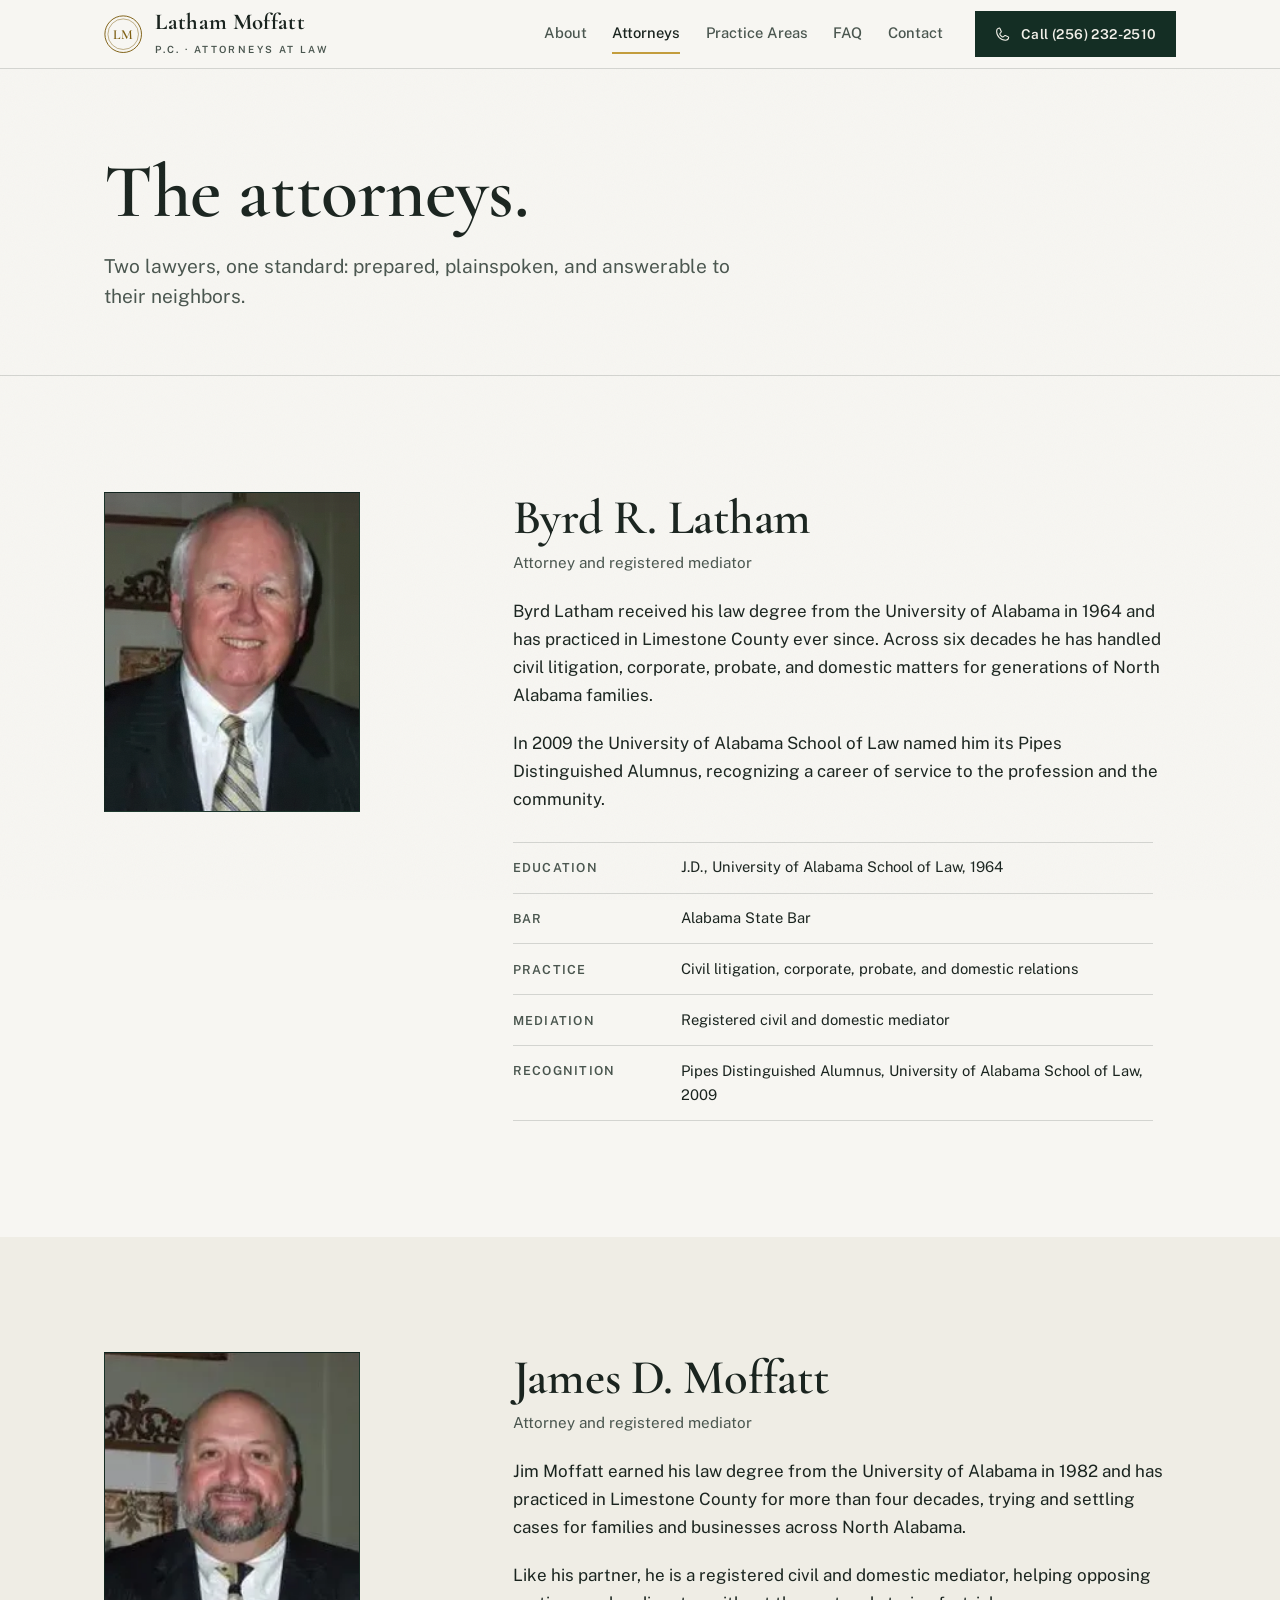
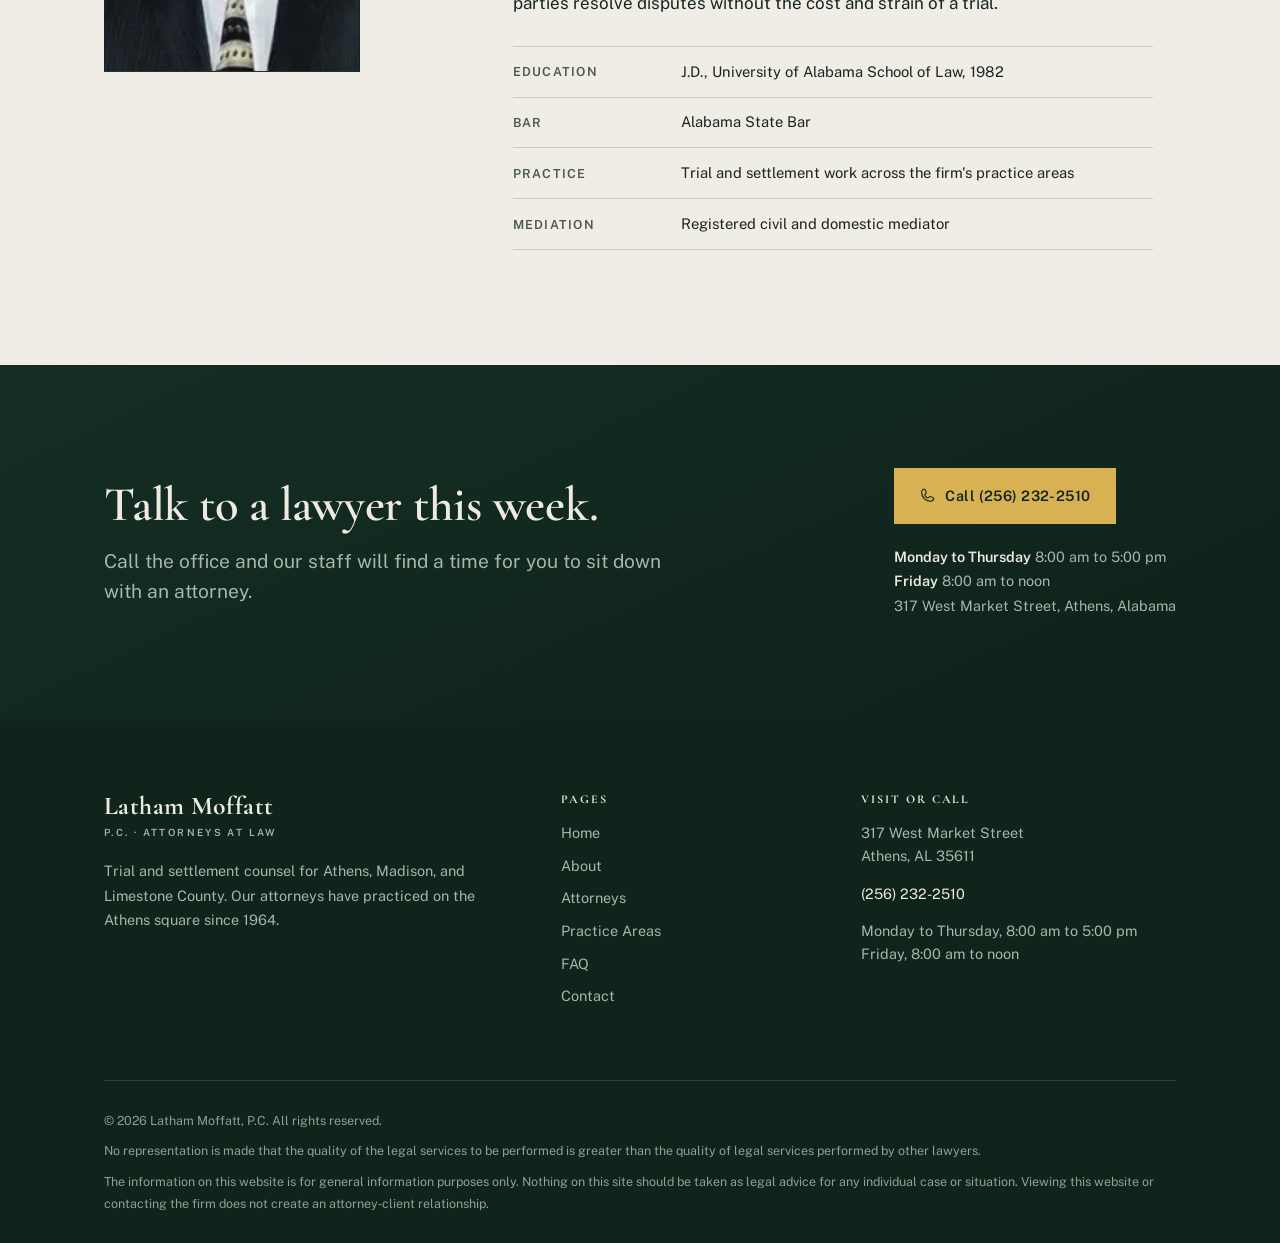
<file: attorneys.html>
<!DOCTYPE html>
<html lang="en">
<head>
  <meta charset="utf-8">
  <meta name="viewport" content="width=device-width, initial-scale=1">
  <title>Attorneys | Byrd R. Latham &amp; James D. Moffatt | Latham Moffatt, P.C.</title>
  <meta name="description" content="Meet Byrd R. Latham and James D. Moffatt, Athens, Alabama trial attorneys with more than 75 years of combined litigation experience.">
  <link rel="canonical" href="https://www.lathammoffatt.com/attorneys.html">
  <meta name="theme-color" content="#f7f6f2" media="(prefers-color-scheme: light)">
  <meta name="theme-color" content="#0e1a15" media="(prefers-color-scheme: dark)">
  <meta property="og:type" content="website">
  <meta property="og:site_name" content="Latham Moffatt, P.C.">
  <meta property="og:title" content="Attorneys | Byrd R. Latham &amp; James D. Moffatt | Latham Moffatt, P.C.">
  <meta property="og:description" content="Meet Byrd R. Latham and James D. Moffatt, Athens, Alabama trial attorneys with more than 75 years of combined litigation experience.">
  <meta property="og:image" content="https://www.lathammoffatt.com/assets/img/og.png">
  <link rel="icon" href="assets/img/favicon.svg" type="image/svg+xml">
  <link rel="preload" href="assets/fonts/cormorant-garamond-latin-600-normal.woff2" as="font" type="font/woff2" crossorigin>
  <link rel="preload" href="assets/fonts/public-sans-latin-400-normal.woff2" as="font" type="font/woff2" crossorigin>
  <link rel="stylesheet" href="assets/css/site.css">
  <script defer src="assets/js/site.js"></script>
</head>
<body>
  <a class="skip-link" href="#main">Skip to content</a>

<header class="site-header">
    <div class="container header-bar">
      <a class="brand" href="index.html" aria-label="Latham Moffatt, P.C., home">
        <svg class="brand-seal" viewBox="0 0 64 64" aria-hidden="true">
          <circle cx="32" cy="32" r="30.5" fill="none" stroke="currentColor" stroke-width="1.6"/>
          <circle cx="32" cy="32" r="25.5" fill="none" stroke="currentColor" stroke-width="0.8"/>
          <text x="32" y="32.5" text-anchor="middle" dominant-baseline="central" font-family="Cormorant Garamond, Georgia, serif" font-size="23" font-weight="600" fill="currentColor" letter-spacing="0.5">LM</text>
        </svg>
        <span>
          <span class="brand-name">Latham Moffatt</span>
          <span class="brand-sub">P.C. &middot; Attorneys at Law</span>
        </span>
      </a>
      <button class="nav-toggle" aria-expanded="false" aria-controls="site-nav">
        <span class="nav-toggle-label">Menu</span>
        <span class="nav-toggle-lines" aria-hidden="true"><span></span><span></span></span>
      </button>
      <nav class="site-nav" id="site-nav" aria-label="Main">
        <a href="about.html">About</a>
        <a aria-current="page" href="attorneys.html">Attorneys</a>
        <a href="practice-areas.html">Practice Areas</a>
        <a href="faq.html">FAQ</a>
        <a href="contact.html">Contact</a>
        <a class="btn btn-primary header-phone" href="tel:+12562322510">
          <svg class="icon" viewBox="0 0 256 256" fill="currentColor" aria-hidden="true"><path d="M222.37,158.46l-47.11-21.11-.13-.06a16,16,0,0,0-15.17,1.4,8.12,8.12,0,0,0-.75.56L134.87,160c-15.42-7.49-31.34-23.29-38.83-38.51l20.78-24.71c.2-.25.39-.5.57-.77a16,16,0,0,0,1.32-15.06l0-.12L97.54,33.64a16,16,0,0,0-16.62-9.52A56.26,56.26,0,0,0,32,80c0,79.4,64.6,144,144,144a56.26,56.26,0,0,0,55.88-48.92A16,16,0,0,0,222.37,158.46ZM176,208A128.14,128.14,0,0,1,48,80,40.2,40.2,0,0,1,82.87,40a.61.61,0,0,0,0,.12l21,47L83.2,111.86a6.13,6.13,0,0,0-.57.77,16,16,0,0,0-1,15.7c9.06,18.53,27.73,37.06,46.46,46.11a16,16,0,0,0,15.75-1.14,8.44,8.44,0,0,0,.74-.56L168.89,152l47,21.05h0s.08,0,.11,0A40.21,40.21,0,0,1,176,208Z"/></svg>
          Call (256) 232-2510
        </a>
      </nav>
    </div>
  </header>

  <main id="main">

    <section class="page-hero">
      <div class="container">
        <h1>The attorneys.</h1>
        <p class="lede">Two lawyers, one standard: prepared, plainspoken, and answerable to their neighbors.</p>
      </div>
    </section>

    <section class="section" id="byrd-latham">
      <div class="container split split-48">
        <div data-reveal>
          <div class="portrait">
            <img src="assets/img/latham.webp" alt="Byrd R. Latham" width="199" height="250" loading="lazy" decoding="async">
          </div>
        </div>
        <div class="prose" data-reveal>
          <h2>Byrd R. Latham</h2>
          <p class="muted" style="margin-top:0.4rem;font-size:0.95rem">Attorney and registered mediator</p>
          <div style="margin-top:1.4rem">
          <p>Byrd Latham received his law degree from the University of Alabama in 1964 and has practiced in Limestone County ever since. Across six decades he has handled civil litigation, corporate, probate, and domestic matters for generations of North Alabama families.</p>
          <p>In 2009 the University of Alabama School of Law named him its Pipes Distinguished Alumnus, recognizing a career of service to the profession and the community.</p>
          </div>
          <ul class="meta-list">
            <li><span class="k">Education</span><span>J.D., University of Alabama School of Law, 1964</span></li>
            <li><span class="k">Bar</span><span>Alabama State Bar</span></li>
            <li><span class="k">Practice</span><span>Civil litigation, corporate, probate, and domestic relations</span></li>
            <li><span class="k">Mediation</span><span>Registered civil and domestic mediator</span></li>
            <li><span class="k">Recognition</span><span>Pipes Distinguished Alumnus, University of Alabama School of Law, 2009</span></li>
          </ul>
        </div>
      </div>
    </section>

    <section class="section section-alt" id="jim-moffatt">
      <div class="container split split-48">
        <div data-reveal>
          <div class="portrait">
            <img src="assets/img/moffatt.webp" alt="James D. Moffatt" width="197" height="250" loading="lazy" decoding="async">
          </div>
        </div>
        <div class="prose" data-reveal>
          <h2>James D. Moffatt</h2>
          <p class="muted" style="margin-top:0.4rem;font-size:0.95rem">Attorney and registered mediator</p>
          <div style="margin-top:1.4rem">
          <p>Jim Moffatt earned his law degree from the University of Alabama in 1982 and has practiced in Limestone County for more than four decades, trying and settling cases for families and businesses across North Alabama.</p>
          <p>Like his partner, he is a registered civil and domestic mediator, helping opposing parties resolve disputes without the cost and strain of a trial.</p>
          </div>
          <ul class="meta-list">
            <li><span class="k">Education</span><span>J.D., University of Alabama School of Law, 1982</span></li>
            <li><span class="k">Bar</span><span>Alabama State Bar</span></li>
            <li><span class="k">Practice</span><span>Trial and settlement work across the firm's practice areas</span></li>
            <li><span class="k">Mediation</span><span>Registered civil and domestic mediator</span></li>
          </ul>
        </div>
      </div>
    </section>


    <section class="band on-panel">
      <div class="container band-inner">
        <div data-reveal>
          <h2>Talk to a lawyer this week.</h2>
          <p class="lede">Call the office and our staff will find a time for you to sit down with an attorney.</p>
        </div>
        <div class="band-side" data-reveal>
          <a class="btn btn-primary" href="tel:+12562322510">
            <svg class="icon" viewBox="0 0 256 256" fill="currentColor" aria-hidden="true"><path d="M222.37,158.46l-47.11-21.11-.13-.06a16,16,0,0,0-15.17,1.4,8.12,8.12,0,0,0-.75.56L134.87,160c-15.42-7.49-31.34-23.29-38.83-38.51l20.78-24.71c.2-.25.39-.5.57-.77a16,16,0,0,0,1.32-15.06l0-.12L97.54,33.64a16,16,0,0,0-16.62-9.52A56.26,56.26,0,0,0,32,80c0,79.4,64.6,144,144,144a56.26,56.26,0,0,0,55.88-48.92A16,16,0,0,0,222.37,158.46ZM176,208A128.14,128.14,0,0,1,48,80,40.2,40.2,0,0,1,82.87,40a.61.61,0,0,0,0,.12l21,47L83.2,111.86a6.13,6.13,0,0,0-.57.77,16,16,0,0,0-1,15.7c9.06,18.53,27.73,37.06,46.46,46.11a16,16,0,0,0,15.75-1.14,8.44,8.44,0,0,0,.74-.56L168.89,152l47,21.05h0s.08,0,.11,0A40.21,40.21,0,0,1,176,208Z"/></svg>
            Call (256) 232-2510
          </a>
          <p class="band-hours">
            <strong>Monday to Thursday</strong> 8:00 am to 5:00 pm<br>
            <strong>Friday</strong> 8:00 am to noon<br>
            317 West Market Street, Athens, Alabama
          </p>
        </div>
      </div>
    </section>

  </main>

  <footer class="site-footer">
    <div class="container">
      <div class="footer-grid">
        <div class="footer-brand">
          <span class="brand-name">Latham Moffatt</span>
          <span class="brand-sub">P.C. &middot; Attorneys at Law</span>
          <p>Trial and settlement counsel for Athens, Madison, and Limestone County. Our attorneys have practiced on the Athens square since 1964.</p>
        </div>
        <nav aria-label="Footer">
          <h2 class="footer-h">Pages</h2>
          <ul class="footer-links">
            <li><a href="index.html">Home</a></li>
            <li><a href="about.html">About</a></li>
            <li><a href="attorneys.html">Attorneys</a></li>
            <li><a href="practice-areas.html">Practice Areas</a></li>
            <li><a href="faq.html">FAQ</a></li>
            <li><a href="contact.html">Contact</a></li>
          </ul>
        </nav>
        <div>
          <h2 class="footer-h">Visit or call</h2>
          <address class="footer-contact">
            <span>317 West Market Street<br>Athens, AL 35611</span>
            <a href="tel:+12562322510">(256) 232-2510</a>
            <span>Monday to Thursday, 8:00 am to 5:00 pm<br>Friday, 8:00 am to noon</span>
          </address>
        </div>
      </div>
      <div class="footer-legal">
        <p>&copy; 2026 Latham Moffatt, P.C. All rights reserved.</p>
        <p>No representation is made that the quality of the legal services to be performed is greater than the quality of legal services performed by other lawyers.</p>
        <p>The information on this website is for general information purposes only. Nothing on this site should be taken as legal advice for any individual case or situation. Viewing this website or contacting the firm does not create an attorney&#8209;client relationship.</p>
      </div>
    </div>
  </footer>
</body>
</html>
</file>
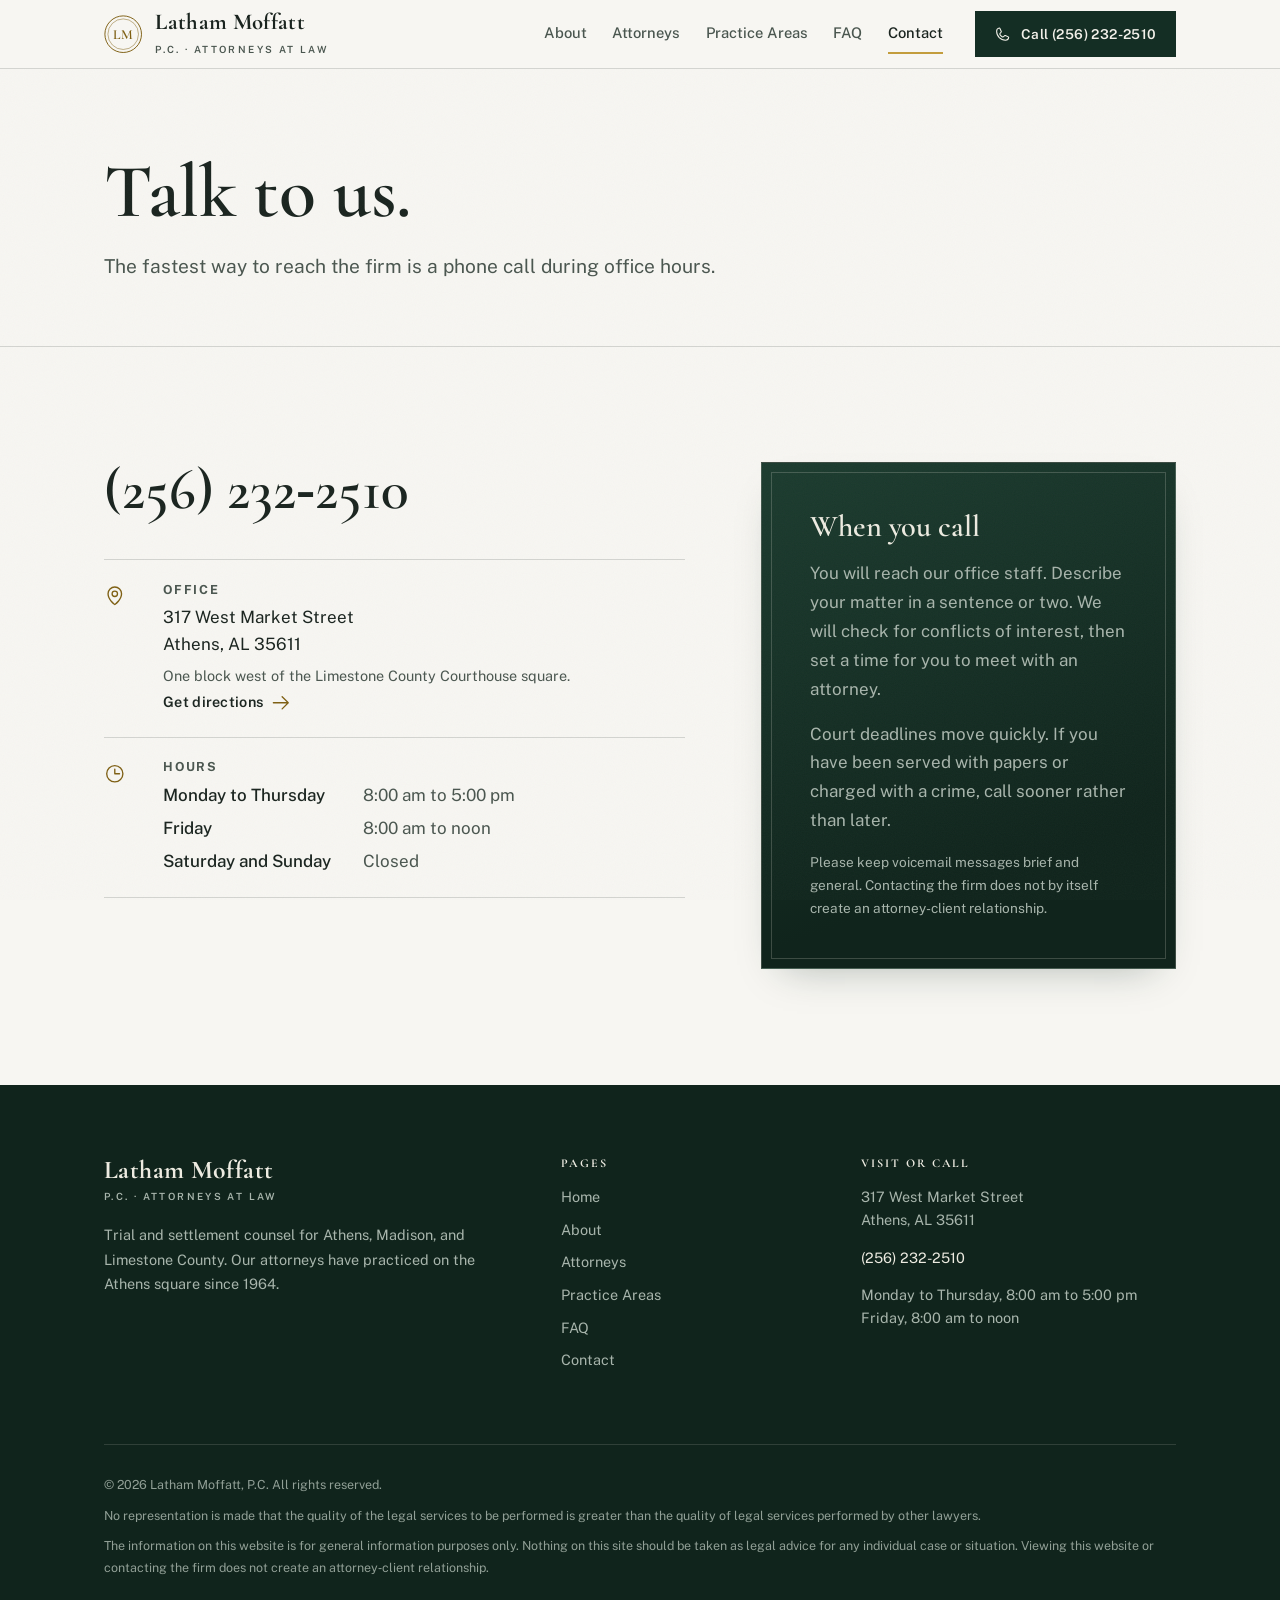
<file: contact.html>
<!DOCTYPE html>
<html lang="en">
<head>
  <meta charset="utf-8">
  <meta name="viewport" content="width=device-width, initial-scale=1">
  <title>Contact | Latham Moffatt, P.C., Athens, AL</title>
  <meta name="description" content="Call Latham Moffatt, P.C. at (256) 232-2510. Visit us at 317 West Market Street in Athens, Alabama, one block from the Limestone County Courthouse.">
  <link rel="canonical" href="https://www.lathammoffatt.com/contact.html">
  <meta name="theme-color" content="#f7f6f2" media="(prefers-color-scheme: light)">
  <meta name="theme-color" content="#0e1a15" media="(prefers-color-scheme: dark)">
  <meta property="og:type" content="website">
  <meta property="og:site_name" content="Latham Moffatt, P.C.">
  <meta property="og:title" content="Contact | Latham Moffatt, P.C., Athens, AL">
  <meta property="og:description" content="Call Latham Moffatt, P.C. at (256) 232-2510. Visit us at 317 West Market Street in Athens, Alabama, one block from the Limestone County Courthouse.">
  <meta property="og:image" content="https://www.lathammoffatt.com/assets/img/og.png">
  <link rel="icon" href="assets/img/favicon.svg" type="image/svg+xml">
  <link rel="preload" href="assets/fonts/cormorant-garamond-latin-600-normal.woff2" as="font" type="font/woff2" crossorigin>
  <link rel="preload" href="assets/fonts/public-sans-latin-400-normal.woff2" as="font" type="font/woff2" crossorigin>
  <link rel="stylesheet" href="assets/css/site.css">
  <script defer src="assets/js/site.js"></script>
</head>
<body>
  <a class="skip-link" href="#main">Skip to content</a>

<header class="site-header">
    <div class="container header-bar">
      <a class="brand" href="index.html" aria-label="Latham Moffatt, P.C., home">
        <svg class="brand-seal" viewBox="0 0 64 64" aria-hidden="true">
          <circle cx="32" cy="32" r="30.5" fill="none" stroke="currentColor" stroke-width="1.6"/>
          <circle cx="32" cy="32" r="25.5" fill="none" stroke="currentColor" stroke-width="0.8"/>
          <text x="32" y="32.5" text-anchor="middle" dominant-baseline="central" font-family="Cormorant Garamond, Georgia, serif" font-size="23" font-weight="600" fill="currentColor" letter-spacing="0.5">LM</text>
        </svg>
        <span>
          <span class="brand-name">Latham Moffatt</span>
          <span class="brand-sub">P.C. &middot; Attorneys at Law</span>
        </span>
      </a>
      <button class="nav-toggle" aria-expanded="false" aria-controls="site-nav">
        <span class="nav-toggle-label">Menu</span>
        <span class="nav-toggle-lines" aria-hidden="true"><span></span><span></span></span>
      </button>
      <nav class="site-nav" id="site-nav" aria-label="Main">
        <a href="about.html">About</a>
        <a href="attorneys.html">Attorneys</a>
        <a href="practice-areas.html">Practice Areas</a>
        <a href="faq.html">FAQ</a>
        <a aria-current="page" href="contact.html">Contact</a>
        <a class="btn btn-primary header-phone" href="tel:+12562322510">
          <svg class="icon" viewBox="0 0 256 256" fill="currentColor" aria-hidden="true"><path d="M222.37,158.46l-47.11-21.11-.13-.06a16,16,0,0,0-15.17,1.4,8.12,8.12,0,0,0-.75.56L134.87,160c-15.42-7.49-31.34-23.29-38.83-38.51l20.78-24.71c.2-.25.39-.5.57-.77a16,16,0,0,0,1.32-15.06l0-.12L97.54,33.64a16,16,0,0,0-16.62-9.52A56.26,56.26,0,0,0,32,80c0,79.4,64.6,144,144,144a56.26,56.26,0,0,0,55.88-48.92A16,16,0,0,0,222.37,158.46ZM176,208A128.14,128.14,0,0,1,48,80,40.2,40.2,0,0,1,82.87,40a.61.61,0,0,0,0,.12l21,47L83.2,111.86a6.13,6.13,0,0,0-.57.77,16,16,0,0,0-1,15.7c9.06,18.53,27.73,37.06,46.46,46.11a16,16,0,0,0,15.75-1.14,8.44,8.44,0,0,0,.74-.56L168.89,152l47,21.05h0s.08,0,.11,0A40.21,40.21,0,0,1,176,208Z"/></svg>
          Call (256) 232-2510
        </a>
      </nav>
    </div>
  </header>

  <main id="main">

    <section class="page-hero">
      <div class="container">
        <h1>Talk to us.</h1>
        <p class="lede">The fastest way to reach the firm is a phone call during office hours.</p>
      </div>
    </section>

    <section class="section">
      <div class="container contact-grid">
        <div data-reveal>
          <a class="contact-phone" href="tel:+12562322510">(256) 232&#8209;2510</a>
          <div class="contact-rows">
            <div class="contact-row">
              <svg class="icon" viewBox="0 0 256 256" fill="currentColor" aria-hidden="true"><path d="M128,64a40,40,0,1,0,40,40A40,40,0,0,0,128,64Zm0,64a24,24,0,1,1,24-24A24,24,0,0,1,128,128Zm0-112a88.1,88.1,0,0,0-88,88c0,31.4,14.51,64.68,42,96.25a254.19,254.19,0,0,0,41.45,38.3,8,8,0,0,0,9.18,0A254.19,254.19,0,0,0,174,200.25c27.45-31.57,42-64.85,42-96.25A88.1,88.1,0,0,0,128,16Zm0,206c-16.53-13-72-60.75-72-118a72,72,0,0,1,144,0C200,161.23,144.53,209,128,222Z"/></svg>
              <div>
                <h3>Office</h3>
                <address>317 West Market Street<br>Athens, AL 35611</address>
                <p class="muted" style="font-size:0.9rem;margin-top:0.35rem">One block west of the Limestone County Courthouse square.</p>
                <a class="text-link" href="https://maps.google.com/?q=317+West+Market+Street,+Athens,+AL+35611">
            Get directions
            <svg class="icon" viewBox="0 0 256 256" fill="currentColor" aria-hidden="true"><path d="M221.66,133.66l-72,72a8,8,0,0,1-11.32-11.32L196.69,136H40a8,8,0,0,1,0-16H196.69L138.34,61.66a8,8,0,0,1,11.32-11.32l72,72A8,8,0,0,1,221.66,133.66Z"/></svg>
          </a>
              </div>
            </div>
            <div class="contact-row">
              <svg class="icon" viewBox="0 0 256 256" fill="currentColor" aria-hidden="true"><path d="M128,24A104,104,0,1,0,232,128,104.11,104.11,0,0,0,128,24Zm0,192a88,88,0,1,1,88-88A88.1,88.1,0,0,1,128,216Zm64-88a8,8,0,0,1-8,8H128a8,8,0,0,1-8-8V72a8,8,0,0,1,16,0v48h48A8,8,0,0,1,192,128Z"/></svg>
              <div>
                <h3>Hours</h3>
                <dl class="hours-table">
                  <dt>Monday to Thursday</dt><dd>8:00 am to 5:00 pm</dd>
                  <dt>Friday</dt><dd>8:00 am to noon</dd>
                  <dt>Saturday and Sunday</dt><dd>Closed</dd>
                </dl>
              </div>
            </div>
          </div>
        </div>
        <aside class="contact-panel frame on-panel" data-reveal>
          <h2>When you call</h2>
          <p>You will reach our office staff. Describe your matter in a sentence or two. We will check for conflicts of interest, then set a time for you to meet with an attorney.</p>
          <p>Court deadlines move quickly. If you have been served with papers or charged with a crime, call sooner rather than later.</p>
          <p style="font-size:0.85rem">Please keep voicemail messages brief and general. Contacting the firm does not by itself create an attorney&#8209;client relationship.</p>
        </aside>
      </div>
    </section>


  </main>

  <footer class="site-footer">
    <div class="container">
      <div class="footer-grid">
        <div class="footer-brand">
          <span class="brand-name">Latham Moffatt</span>
          <span class="brand-sub">P.C. &middot; Attorneys at Law</span>
          <p>Trial and settlement counsel for Athens, Madison, and Limestone County. Our attorneys have practiced on the Athens square since 1964.</p>
        </div>
        <nav aria-label="Footer">
          <h2 class="footer-h">Pages</h2>
          <ul class="footer-links">
            <li><a href="index.html">Home</a></li>
            <li><a href="about.html">About</a></li>
            <li><a href="attorneys.html">Attorneys</a></li>
            <li><a href="practice-areas.html">Practice Areas</a></li>
            <li><a href="faq.html">FAQ</a></li>
            <li><a href="contact.html">Contact</a></li>
          </ul>
        </nav>
        <div>
          <h2 class="footer-h">Visit or call</h2>
          <address class="footer-contact">
            <span>317 West Market Street<br>Athens, AL 35611</span>
            <a href="tel:+12562322510">(256) 232-2510</a>
            <span>Monday to Thursday, 8:00 am to 5:00 pm<br>Friday, 8:00 am to noon</span>
          </address>
        </div>
      </div>
      <div class="footer-legal">
        <p>&copy; 2026 Latham Moffatt, P.C. All rights reserved.</p>
        <p>No representation is made that the quality of the legal services to be performed is greater than the quality of legal services performed by other lawyers.</p>
        <p>The information on this website is for general information purposes only. Nothing on this site should be taken as legal advice for any individual case or situation. Viewing this website or contacting the firm does not create an attorney&#8209;client relationship.</p>
      </div>
    </div>
  </footer>
</body>
</html>
</file>
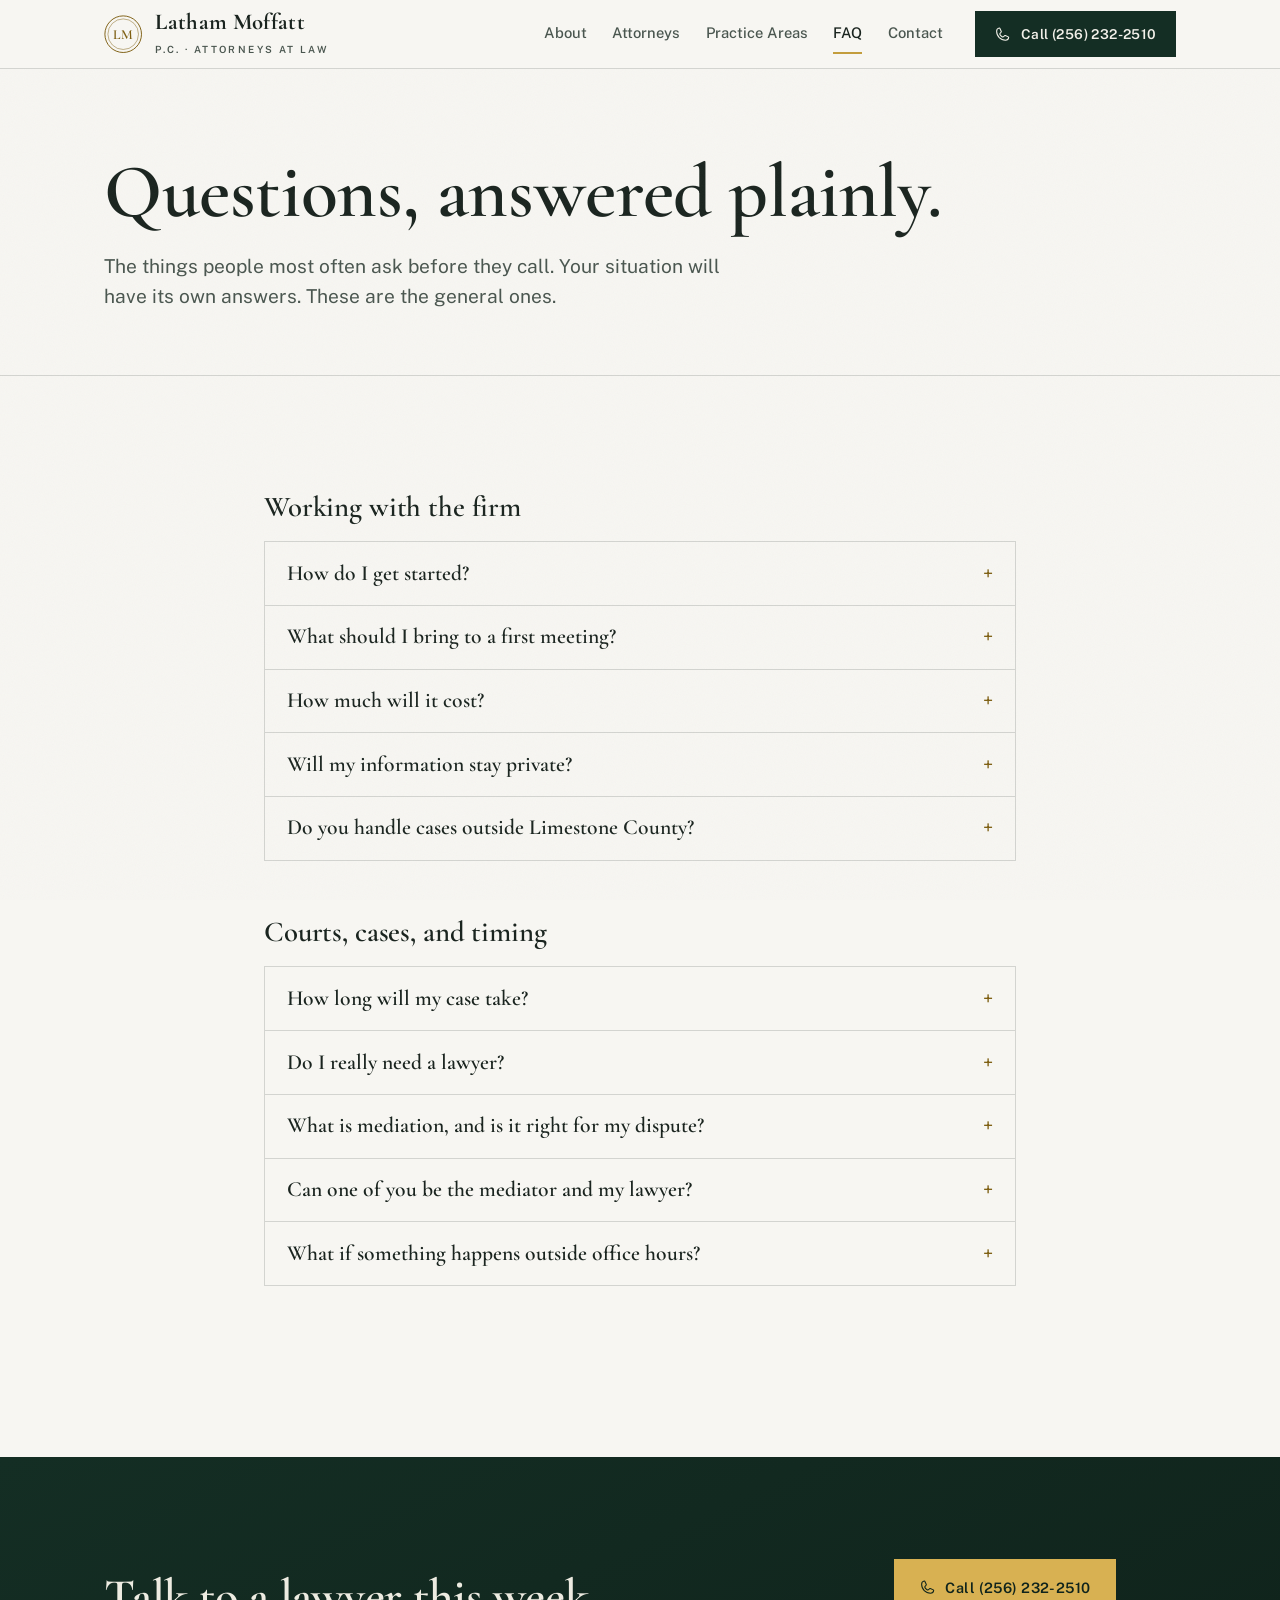
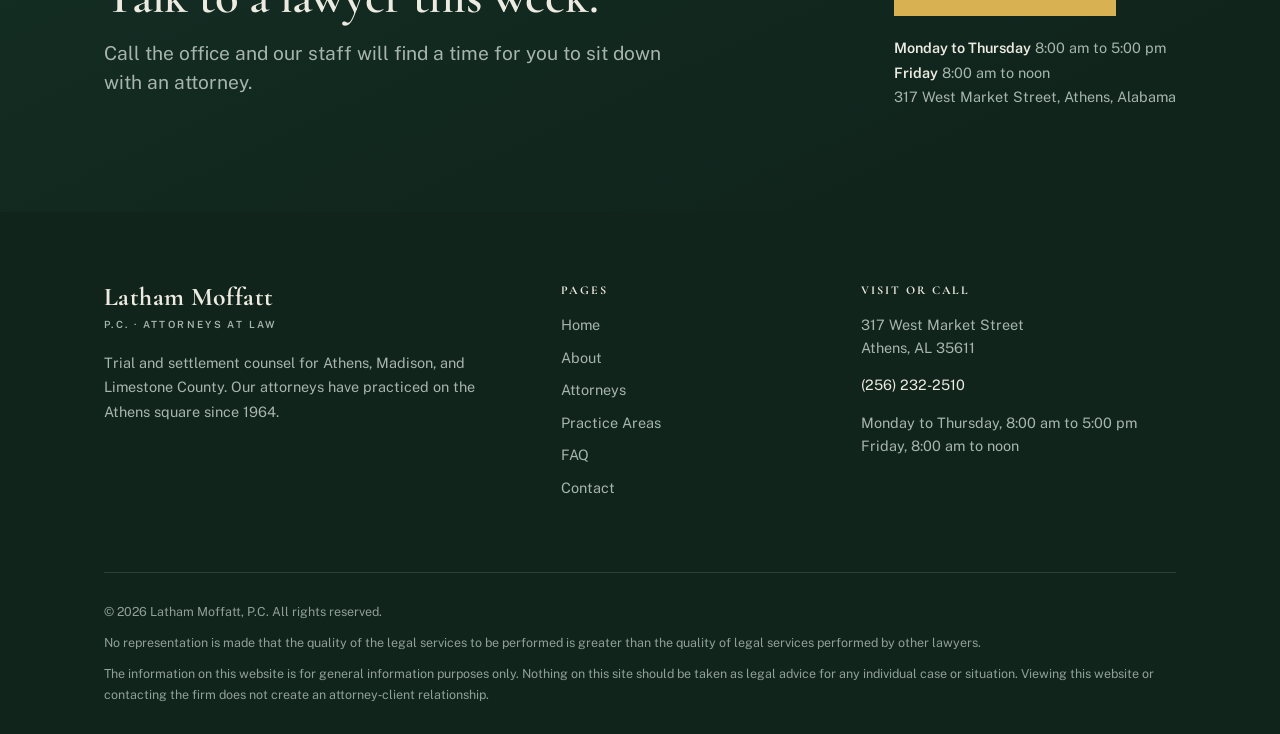
<file: faq.html>
<!DOCTYPE html>
<html lang="en">
<head>
  <meta charset="utf-8">
  <meta name="viewport" content="width=device-width, initial-scale=1">
  <title>FAQs | Latham Moffatt, P.C., Athens, AL</title>
  <meta name="description" content="Plain answers to common questions about fees, first meetings, timelines, and mediation at Latham Moffatt, P.C. in Athens, Alabama.">
  <link rel="canonical" href="https://www.lathammoffatt.com/faq.html">
  <meta name="theme-color" content="#f7f6f2" media="(prefers-color-scheme: light)">
  <meta name="theme-color" content="#0e1a15" media="(prefers-color-scheme: dark)">
  <meta property="og:type" content="website">
  <meta property="og:site_name" content="Latham Moffatt, P.C.">
  <meta property="og:title" content="FAQs | Latham Moffatt, P.C., Athens, AL">
  <meta property="og:description" content="Plain answers to common questions about fees, first meetings, timelines, and mediation at Latham Moffatt, P.C. in Athens, Alabama.">
  <meta property="og:image" content="https://www.lathammoffatt.com/assets/img/og.png">
  <link rel="icon" href="assets/img/favicon.svg" type="image/svg+xml">
  <link rel="preload" href="assets/fonts/cormorant-garamond-latin-600-normal.woff2" as="font" type="font/woff2" crossorigin>
  <link rel="preload" href="assets/fonts/public-sans-latin-400-normal.woff2" as="font" type="font/woff2" crossorigin>
  <link rel="stylesheet" href="assets/css/site.css">
  <script defer src="assets/js/site.js"></script>
  <script type="application/ld+json">
  {
    "@context": "https://schema.org",
    "@type": "FAQPage",
    "mainEntity": [
      {
        "@type": "Question",
        "name": "How do I get started?",
        "acceptedAnswer": {
          "@type": "Answer",
          "text": "Call (256) 232-2510 during office hours. Briefly describe the kind of matter you have. Our staff will confirm we can take it, then schedule a time for you to meet with an attorney."
        }
      },
      {
        "@type": "Question",
        "name": "What should I bring to a first meeting?",
        "acceptedAnswer": {
          "@type": "Answer",
          "text": "Anything you have: court papers, police reports, letters from lawyers or insurers, and a simple list of dates and names. If you have nothing in writing, come anyway. Your account of what happened is the most important thing."
        }
      },
      {
        "@type": "Question",
        "name": "How much will it cost?",
        "acceptedAnswer": {
          "@type": "Answer",
          "text": "It depends on the matter, and you will know before you commit. Fees are discussed openly at your first meeting so you can decide with the numbers in front of you."
        }
      },
      {
        "@type": "Question",
        "name": "Will my information stay private?",
        "acceptedAnswer": {
          "@type": "Answer",
          "text": "Yes. What you tell us in consultation is confidential, whether or not you hire us."
        }
      },
      {
        "@type": "Question",
        "name": "Do you handle cases outside Limestone County?",
        "acceptedAnswer": {
          "@type": "Answer",
          "text": "Yes. The firm serves Athens, Madison, and the surrounding North Alabama area. If your matter belongs with a different kind of lawyer, we will say so and help you find one."
        }
      },
      {
        "@type": "Question",
        "name": "How long will my case take?",
        "acceptedAnswer": {
          "@type": "Answer",
          "text": "It depends on the court's calendar, the other side, and the issues in dispute. At your first meeting we will give you a realistic range for your specific matter instead of a one-size answer."
        }
      },
      {
        "@type": "Question",
        "name": "Do I really need a lawyer?",
        "acceptedAnswer": {
          "@type": "Answer",
          "text": "Some matters are simple enough to handle alone, and we will tell you if yours is one of them. But court deadlines and filing rules are unforgiving. A short consultation early usually costs far less than repairing a mistake later."
        }
      },
      {
        "@type": "Question",
        "name": "What is mediation, and is it right for my dispute?",
        "acceptedAnswer": {
          "@type": "Answer",
          "text": "Mediation is a structured negotiation led by a neutral. It is private, usually faster than trial, and the parties keep control of the outcome. Both of our attorneys are registered civil and domestic mediators."
        }
      },
      {
        "@type": "Question",
        "name": "Can one of you be the mediator and my lawyer?",
        "acceptedAnswer": {
          "@type": "Answer",
          "text": "No. A mediator is a neutral and does not represent either side. We can act as your advocate in a mediation someone else leads, or as the neutral mediator in a dispute where neither party is our client."
        }
      },
      {
        "@type": "Question",
        "name": "What if something happens outside office hours?",
        "acceptedAnswer": {
          "@type": "Answer",
          "text": "Call the office and leave a brief message. If you are in immediate danger, call 911 first. If you are arrested, remember that you have the right to remain silent and the right to ask for a lawyer."
        }
      }
    ]
  }
  </script>
</head>
<body>
  <a class="skip-link" href="#main">Skip to content</a>

<header class="site-header">
    <div class="container header-bar">
      <a class="brand" href="index.html" aria-label="Latham Moffatt, P.C., home">
        <svg class="brand-seal" viewBox="0 0 64 64" aria-hidden="true">
          <circle cx="32" cy="32" r="30.5" fill="none" stroke="currentColor" stroke-width="1.6"/>
          <circle cx="32" cy="32" r="25.5" fill="none" stroke="currentColor" stroke-width="0.8"/>
          <text x="32" y="32.5" text-anchor="middle" dominant-baseline="central" font-family="Cormorant Garamond, Georgia, serif" font-size="23" font-weight="600" fill="currentColor" letter-spacing="0.5">LM</text>
        </svg>
        <span>
          <span class="brand-name">Latham Moffatt</span>
          <span class="brand-sub">P.C. &middot; Attorneys at Law</span>
        </span>
      </a>
      <button class="nav-toggle" aria-expanded="false" aria-controls="site-nav">
        <span class="nav-toggle-label">Menu</span>
        <span class="nav-toggle-lines" aria-hidden="true"><span></span><span></span></span>
      </button>
      <nav class="site-nav" id="site-nav" aria-label="Main">
        <a href="about.html">About</a>
        <a href="attorneys.html">Attorneys</a>
        <a href="practice-areas.html">Practice Areas</a>
        <a aria-current="page" href="faq.html">FAQ</a>
        <a href="contact.html">Contact</a>
        <a class="btn btn-primary header-phone" href="tel:+12562322510">
          <svg class="icon" viewBox="0 0 256 256" fill="currentColor" aria-hidden="true"><path d="M222.37,158.46l-47.11-21.11-.13-.06a16,16,0,0,0-15.17,1.4,8.12,8.12,0,0,0-.75.56L134.87,160c-15.42-7.49-31.34-23.29-38.83-38.51l20.78-24.71c.2-.25.39-.5.57-.77a16,16,0,0,0,1.32-15.06l0-.12L97.54,33.64a16,16,0,0,0-16.62-9.52A56.26,56.26,0,0,0,32,80c0,79.4,64.6,144,144,144a56.26,56.26,0,0,0,55.88-48.92A16,16,0,0,0,222.37,158.46ZM176,208A128.14,128.14,0,0,1,48,80,40.2,40.2,0,0,1,82.87,40a.61.61,0,0,0,0,.12l21,47L83.2,111.86a6.13,6.13,0,0,0-.57.77,16,16,0,0,0-1,15.7c9.06,18.53,27.73,37.06,46.46,46.11a16,16,0,0,0,15.75-1.14,8.44,8.44,0,0,0,.74-.56L168.89,152l47,21.05h0s.08,0,.11,0A40.21,40.21,0,0,1,176,208Z"/></svg>
          Call (256) 232-2510
        </a>
      </nav>
    </div>
  </header>

  <main id="main">

    <section class="page-hero">
      <div class="container">
        <h1>Questions, answered plainly.</h1>
        <p class="lede">The things people most often ask before they call. Your situation will have its own answers. These are the general ones.</p>
      </div>
    </section>

    <section class="section">
      <div class="container" style="max-width:52rem">
        <div class="faq-group" data-reveal>
          <h2>Working with the firm</h2>
          <details class="faq-item">
            <summary>How do I get started?</summary>
            <div class="faq-answer"><p>Call (256) 232-2510 during office hours. Briefly describe the kind of matter you have. Our staff will confirm we can take it, then schedule a time for you to meet with an attorney.</p></div>
          </details>
          <details class="faq-item">
            <summary>What should I bring to a first meeting?</summary>
            <div class="faq-answer"><p>Anything you have: court papers, police reports, letters from lawyers or insurers, and a simple list of dates and names. If you have nothing in writing, come anyway. Your account of what happened is the most important thing.</p></div>
          </details>
          <details class="faq-item">
            <summary>How much will it cost?</summary>
            <div class="faq-answer"><p>It depends on the matter, and you will know before you commit. Fees are discussed openly at your first meeting so you can decide with the numbers in front of you.</p></div>
          </details>
          <details class="faq-item">
            <summary>Will my information stay private?</summary>
            <div class="faq-answer"><p>Yes. What you tell us in consultation is confidential, whether or not you hire us.</p></div>
          </details>
          <details class="faq-item">
            <summary>Do you handle cases outside Limestone County?</summary>
            <div class="faq-answer"><p>Yes. The firm serves Athens, Madison, and the surrounding North Alabama area. If your matter belongs with a different kind of lawyer, we will say so and help you find one.</p></div>
          </details>
        </div>
        <div class="faq-group" data-reveal>
          <h2>Courts, cases, and timing</h2>
          <details class="faq-item">
            <summary>How long will my case take?</summary>
            <div class="faq-answer"><p>It depends on the court's calendar, the other side, and the issues in dispute. At your first meeting we will give you a realistic range for your specific matter instead of a one&#8209;size answer.</p></div>
          </details>
          <details class="faq-item">
            <summary>Do I really need a lawyer?</summary>
            <div class="faq-answer"><p>Some matters are simple enough to handle alone, and we will tell you if yours is one of them. But court deadlines and filing rules are unforgiving. A short consultation early usually costs far less than repairing a mistake later.</p></div>
          </details>
          <details class="faq-item">
            <summary>What is mediation, and is it right for my dispute?</summary>
            <div class="faq-answer"><p>Mediation is a structured negotiation led by a neutral. It is private, usually faster than trial, and the parties keep control of the outcome. Both of our attorneys are registered civil and domestic mediators.</p></div>
          </details>
          <details class="faq-item">
            <summary>Can one of you be the mediator and my lawyer?</summary>
            <div class="faq-answer"><p>No. A mediator is a neutral and does not represent either side. We can act as your advocate in a mediation someone else leads, or as the neutral mediator in a dispute where neither party is our client.</p></div>
          </details>
          <details class="faq-item">
            <summary>What if something happens outside office hours?</summary>
            <div class="faq-answer"><p>Call the office and leave a brief message. If you are in immediate danger, call 911 first. If you are arrested, remember that you have the right to remain silent and the right to ask for a lawyer.</p></div>
          </details>
        </div>
      </div>
    </section>


    <section class="band on-panel">
      <div class="container band-inner">
        <div data-reveal>
          <h2>Talk to a lawyer this week.</h2>
          <p class="lede">Call the office and our staff will find a time for you to sit down with an attorney.</p>
        </div>
        <div class="band-side" data-reveal>
          <a class="btn btn-primary" href="tel:+12562322510">
            <svg class="icon" viewBox="0 0 256 256" fill="currentColor" aria-hidden="true"><path d="M222.37,158.46l-47.11-21.11-.13-.06a16,16,0,0,0-15.17,1.4,8.12,8.12,0,0,0-.75.56L134.87,160c-15.42-7.49-31.34-23.29-38.83-38.51l20.78-24.71c.2-.25.39-.5.57-.77a16,16,0,0,0,1.32-15.06l0-.12L97.54,33.64a16,16,0,0,0-16.62-9.52A56.26,56.26,0,0,0,32,80c0,79.4,64.6,144,144,144a56.26,56.26,0,0,0,55.88-48.92A16,16,0,0,0,222.37,158.46ZM176,208A128.14,128.14,0,0,1,48,80,40.2,40.2,0,0,1,82.87,40a.61.61,0,0,0,0,.12l21,47L83.2,111.86a6.13,6.13,0,0,0-.57.77,16,16,0,0,0-1,15.7c9.06,18.53,27.73,37.06,46.46,46.11a16,16,0,0,0,15.75-1.14,8.44,8.44,0,0,0,.74-.56L168.89,152l47,21.05h0s.08,0,.11,0A40.21,40.21,0,0,1,176,208Z"/></svg>
            Call (256) 232-2510
          </a>
          <p class="band-hours">
            <strong>Monday to Thursday</strong> 8:00 am to 5:00 pm<br>
            <strong>Friday</strong> 8:00 am to noon<br>
            317 West Market Street, Athens, Alabama
          </p>
        </div>
      </div>
    </section>

  </main>

  <footer class="site-footer">
    <div class="container">
      <div class="footer-grid">
        <div class="footer-brand">
          <span class="brand-name">Latham Moffatt</span>
          <span class="brand-sub">P.C. &middot; Attorneys at Law</span>
          <p>Trial and settlement counsel for Athens, Madison, and Limestone County. Our attorneys have practiced on the Athens square since 1964.</p>
        </div>
        <nav aria-label="Footer">
          <h2 class="footer-h">Pages</h2>
          <ul class="footer-links">
            <li><a href="index.html">Home</a></li>
            <li><a href="about.html">About</a></li>
            <li><a href="attorneys.html">Attorneys</a></li>
            <li><a href="practice-areas.html">Practice Areas</a></li>
            <li><a href="faq.html">FAQ</a></li>
            <li><a href="contact.html">Contact</a></li>
          </ul>
        </nav>
        <div>
          <h2 class="footer-h">Visit or call</h2>
          <address class="footer-contact">
            <span>317 West Market Street<br>Athens, AL 35611</span>
            <a href="tel:+12562322510">(256) 232-2510</a>
            <span>Monday to Thursday, 8:00 am to 5:00 pm<br>Friday, 8:00 am to noon</span>
          </address>
        </div>
      </div>
      <div class="footer-legal">
        <p>&copy; 2026 Latham Moffatt, P.C. All rights reserved.</p>
        <p>No representation is made that the quality of the legal services to be performed is greater than the quality of legal services performed by other lawyers.</p>
        <p>The information on this website is for general information purposes only. Nothing on this site should be taken as legal advice for any individual case or situation. Viewing this website or contacting the firm does not create an attorney&#8209;client relationship.</p>
      </div>
    </div>
  </footer>
</body>
</html>
</file>
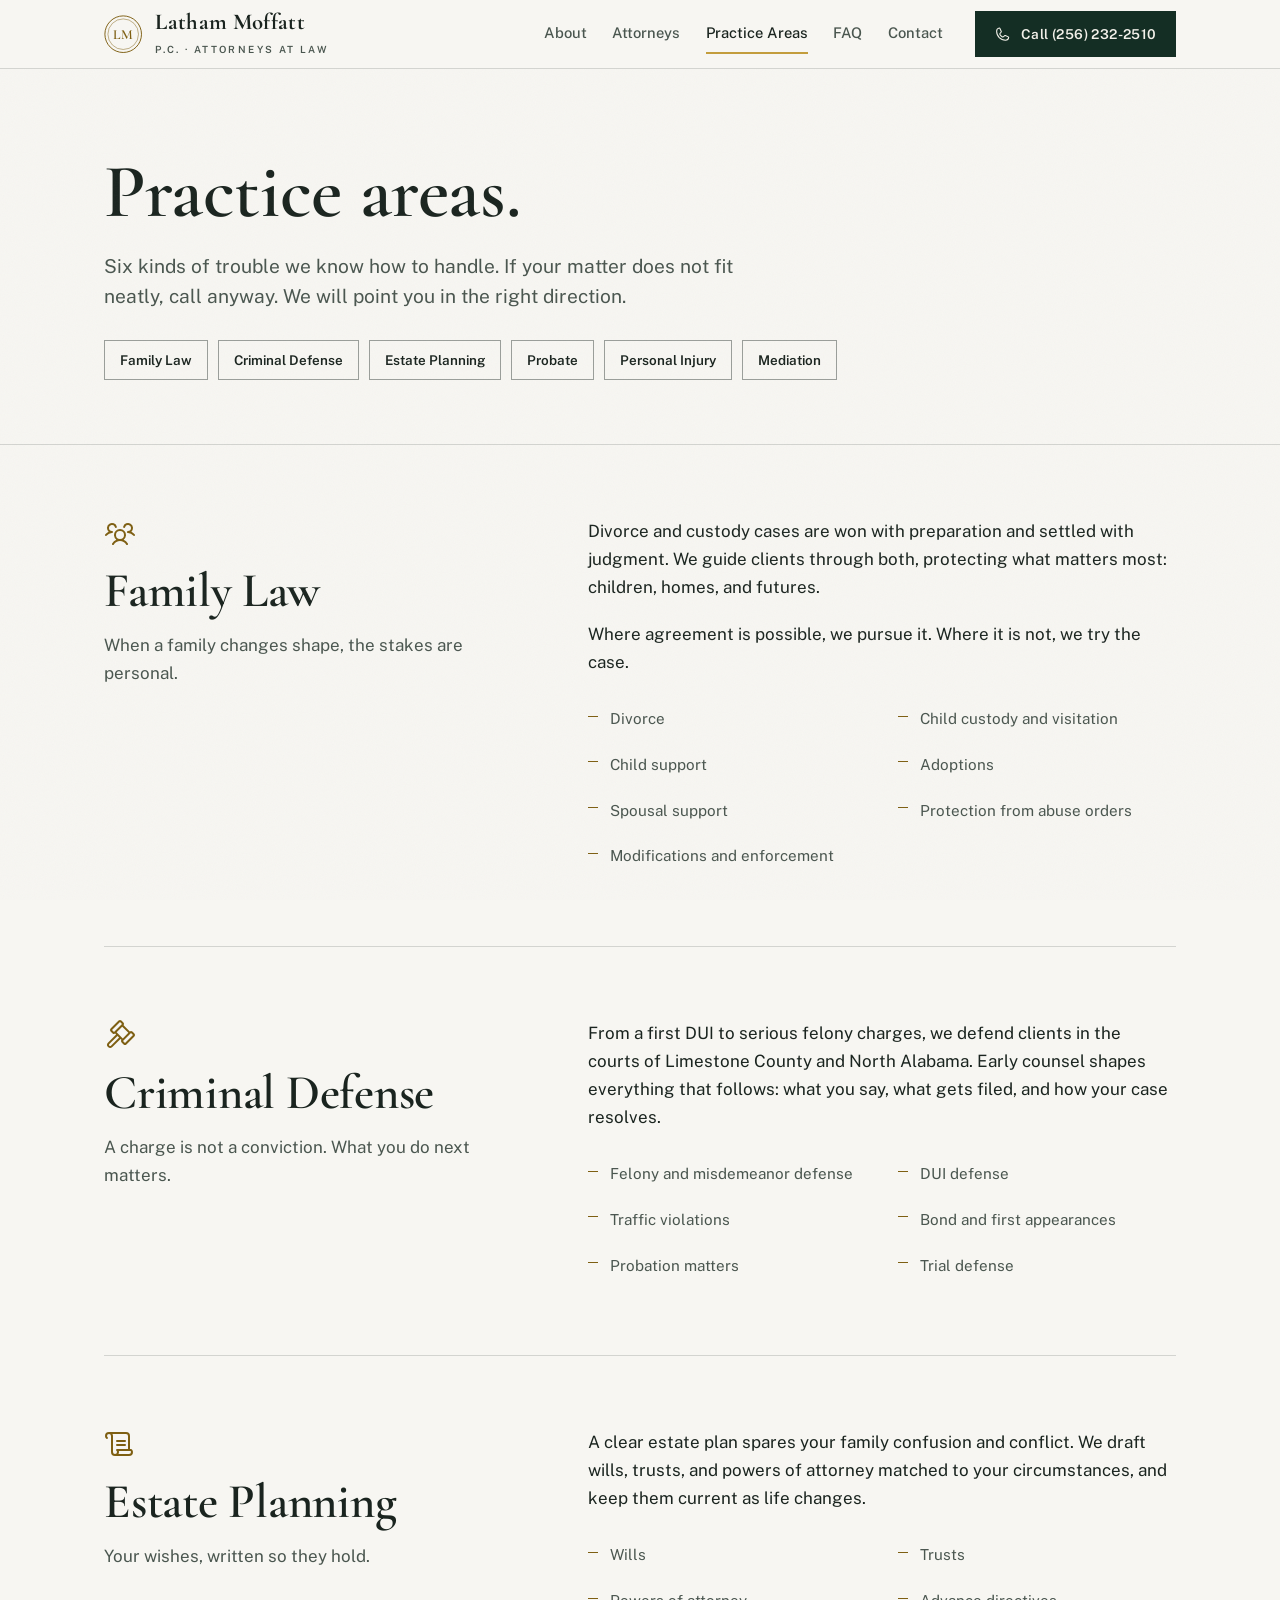
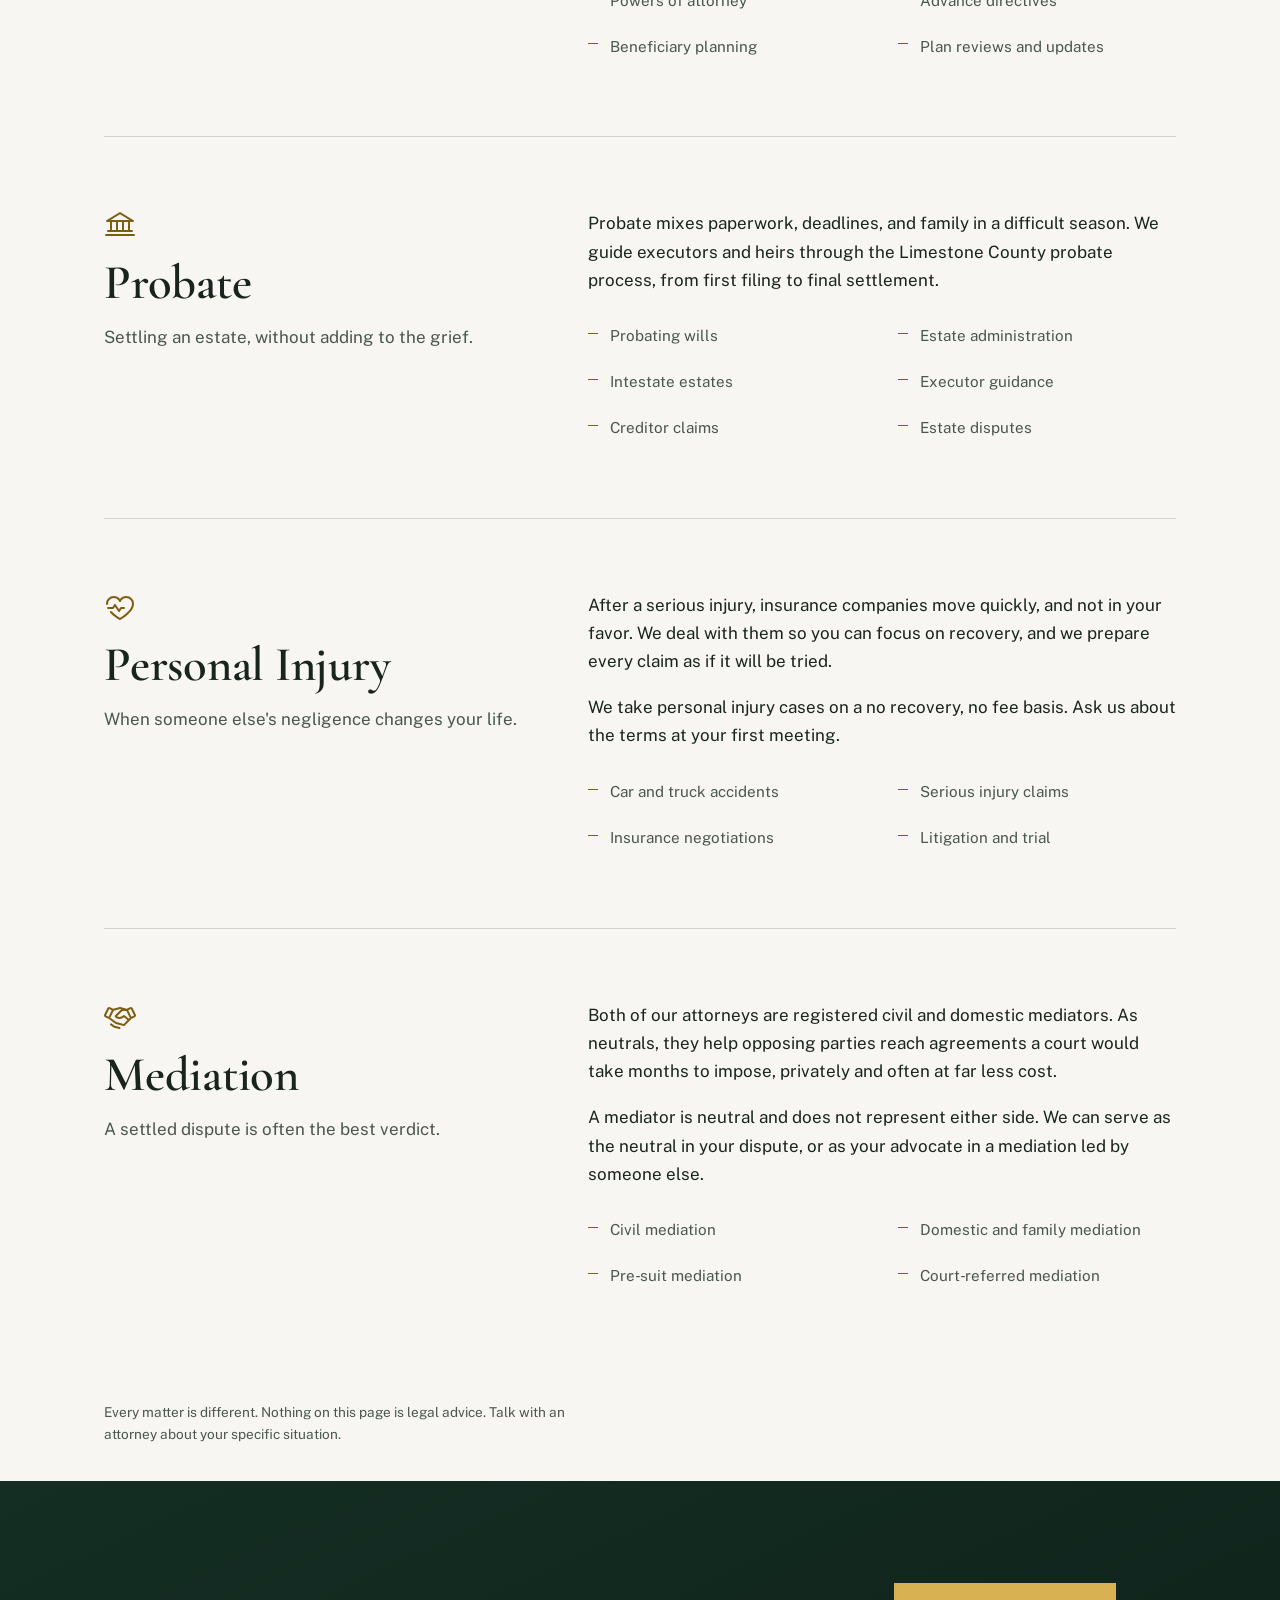
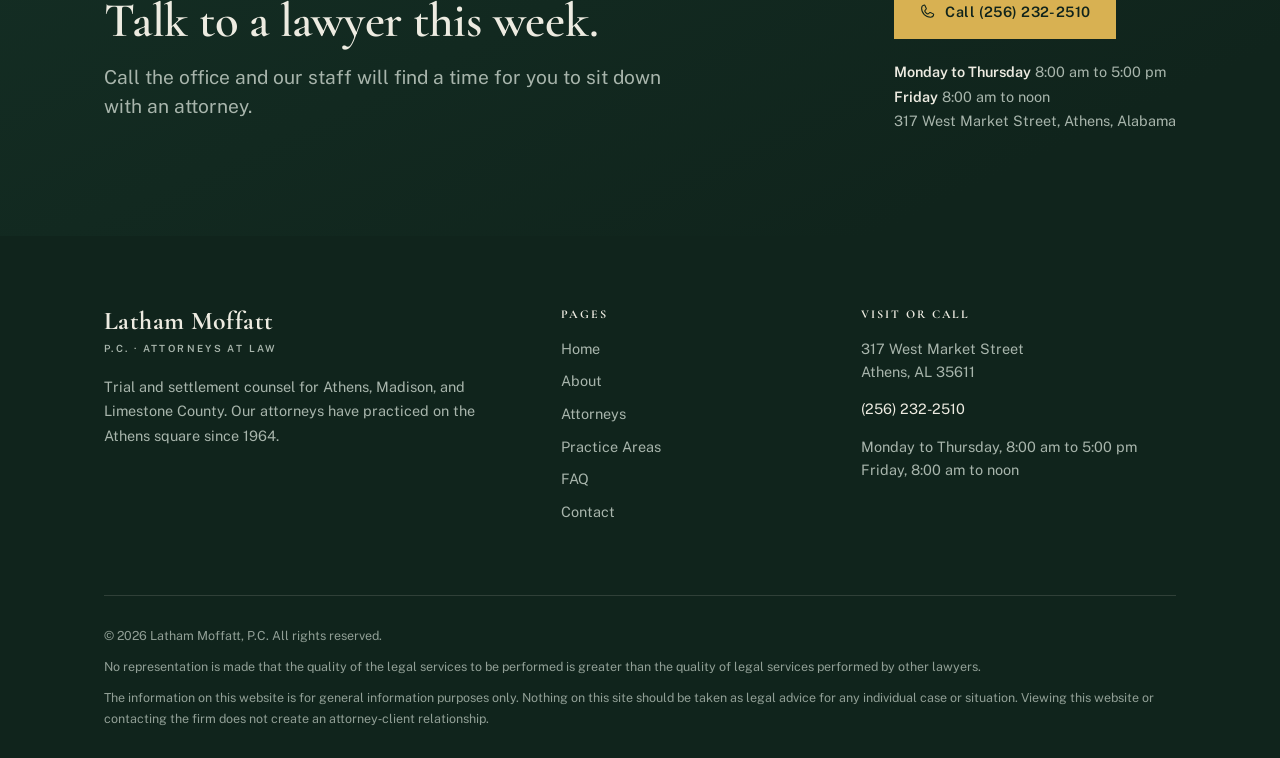
<file: practice-areas.html>
<!DOCTYPE html>
<html lang="en">
<head>
  <meta charset="utf-8">
  <meta name="viewport" content="width=device-width, initial-scale=1">
  <title>Practice Areas | Family Law, Criminal Defense &amp; Estate Planning | Latham Moffatt, P.C.</title>
  <meta name="description" content="Family law, criminal defense, estate planning, probate, personal injury, and mediation for Athens, Madison, and Limestone County, Alabama.">
  <link rel="canonical" href="https://www.lathammoffatt.com/practice-areas.html">
  <meta name="theme-color" content="#f7f6f2" media="(prefers-color-scheme: light)">
  <meta name="theme-color" content="#0e1a15" media="(prefers-color-scheme: dark)">
  <meta property="og:type" content="website">
  <meta property="og:site_name" content="Latham Moffatt, P.C.">
  <meta property="og:title" content="Practice Areas | Family Law, Criminal Defense &amp; Estate Planning | Latham Moffatt, P.C.">
  <meta property="og:description" content="Family law, criminal defense, estate planning, probate, personal injury, and mediation for Athens, Madison, and Limestone County, Alabama.">
  <meta property="og:image" content="https://www.lathammoffatt.com/assets/img/og.png">
  <link rel="icon" href="assets/img/favicon.svg" type="image/svg+xml">
  <link rel="preload" href="assets/fonts/cormorant-garamond-latin-600-normal.woff2" as="font" type="font/woff2" crossorigin>
  <link rel="preload" href="assets/fonts/public-sans-latin-400-normal.woff2" as="font" type="font/woff2" crossorigin>
  <link rel="stylesheet" href="assets/css/site.css">
  <script defer src="assets/js/site.js"></script>
</head>
<body>
  <a class="skip-link" href="#main">Skip to content</a>

<header class="site-header">
    <div class="container header-bar">
      <a class="brand" href="index.html" aria-label="Latham Moffatt, P.C., home">
        <svg class="brand-seal" viewBox="0 0 64 64" aria-hidden="true">
          <circle cx="32" cy="32" r="30.5" fill="none" stroke="currentColor" stroke-width="1.6"/>
          <circle cx="32" cy="32" r="25.5" fill="none" stroke="currentColor" stroke-width="0.8"/>
          <text x="32" y="32.5" text-anchor="middle" dominant-baseline="central" font-family="Cormorant Garamond, Georgia, serif" font-size="23" font-weight="600" fill="currentColor" letter-spacing="0.5">LM</text>
        </svg>
        <span>
          <span class="brand-name">Latham Moffatt</span>
          <span class="brand-sub">P.C. &middot; Attorneys at Law</span>
        </span>
      </a>
      <button class="nav-toggle" aria-expanded="false" aria-controls="site-nav">
        <span class="nav-toggle-label">Menu</span>
        <span class="nav-toggle-lines" aria-hidden="true"><span></span><span></span></span>
      </button>
      <nav class="site-nav" id="site-nav" aria-label="Main">
        <a href="about.html">About</a>
        <a href="attorneys.html">Attorneys</a>
        <a aria-current="page" href="practice-areas.html">Practice Areas</a>
        <a href="faq.html">FAQ</a>
        <a href="contact.html">Contact</a>
        <a class="btn btn-primary header-phone" href="tel:+12562322510">
          <svg class="icon" viewBox="0 0 256 256" fill="currentColor" aria-hidden="true"><path d="M222.37,158.46l-47.11-21.11-.13-.06a16,16,0,0,0-15.17,1.4,8.12,8.12,0,0,0-.75.56L134.87,160c-15.42-7.49-31.34-23.29-38.83-38.51l20.78-24.71c.2-.25.39-.5.57-.77a16,16,0,0,0,1.32-15.06l0-.12L97.54,33.64a16,16,0,0,0-16.62-9.52A56.26,56.26,0,0,0,32,80c0,79.4,64.6,144,144,144a56.26,56.26,0,0,0,55.88-48.92A16,16,0,0,0,222.37,158.46ZM176,208A128.14,128.14,0,0,1,48,80,40.2,40.2,0,0,1,82.87,40a.61.61,0,0,0,0,.12l21,47L83.2,111.86a6.13,6.13,0,0,0-.57.77,16,16,0,0,0-1,15.7c9.06,18.53,27.73,37.06,46.46,46.11a16,16,0,0,0,15.75-1.14,8.44,8.44,0,0,0,.74-.56L168.89,152l47,21.05h0s.08,0,.11,0A40.21,40.21,0,0,1,176,208Z"/></svg>
          Call (256) 232-2510
        </a>
      </nav>
    </div>
  </header>

  <main id="main">

    <section class="page-hero">
      <div class="container">
        <h1>Practice areas.</h1>
        <p class="lede">Six kinds of trouble we know how to handle. If your matter does not fit neatly, call anyway. We will point you in the right direction.</p>
        <nav class="area-nav" aria-label="Practice areas on this page">
          <a href="#family-law">Family Law</a>
          <a href="#criminal-defense">Criminal Defense</a>
          <a href="#estate-planning">Estate Planning</a>
          <a href="#probate">Probate</a>
          <a href="#personal-injury">Personal Injury</a>
          <a href="#mediation">Mediation</a>
        </nav>
      </div>
    </section>

    <section>
      <div class="container">
        <article class="area" id="family-law">
          <div class="area-head" data-reveal>
            <svg class="icon" viewBox="0 0 256 256" fill="currentColor" aria-hidden="true"><path d="M244.8,150.4a8,8,0,0,1-11.2-1.6A51.6,51.6,0,0,0,192,128a8,8,0,0,1-7.37-4.89,8,8,0,0,1,0-6.22A8,8,0,0,1,192,112a24,24,0,1,0-23.24-30,8,8,0,1,1-15.5-4A40,40,0,1,1,219,117.51a67.94,67.94,0,0,1,27.43,21.68A8,8,0,0,1,244.8,150.4ZM190.92,212a8,8,0,1,1-13.84,8,57,57,0,0,0-98.16,0,8,8,0,1,1-13.84-8,72.06,72.06,0,0,1,33.74-29.92,48,48,0,1,1,58.36,0A72.06,72.06,0,0,1,190.92,212ZM128,176a32,32,0,1,0-32-32A32,32,0,0,0,128,176ZM72,120a8,8,0,0,0-8-8A24,24,0,1,1,87.24,82a8,8,0,1,0,15.5-4A40,40,0,1,0,37,117.51,67.94,67.94,0,0,0,9.6,139.19a8,8,0,1,0,12.8,9.61A51.6,51.6,0,0,1,64,128,8,8,0,0,0,72,120Z"/></svg>
            <h2>Family Law</h2>
            <p>When a family changes shape, the stakes are personal.</p>
          </div>
          <div class="area-body" data-reveal>
          <p>Divorce and custody cases are won with preparation and settled with judgment. We guide clients through both, protecting what matters most: children, homes, and futures.</p>
          <p>Where agreement is possible, we pursue it. Where it is not, we try the case.</p>
            <ul class="matter-grid">
            <li>Divorce</li>
            <li>Child custody and visitation</li>
            <li>Child support</li>
            <li>Adoptions</li>
            <li>Spousal support</li>
            <li>Protection from abuse orders</li>
            <li>Modifications and enforcement</li>
            </ul>
          </div>
        </article>
        <article class="area" id="criminal-defense">
          <div class="area-head" data-reveal>
            <svg class="icon" viewBox="0 0 256 256" fill="currentColor" aria-hidden="true"><path d="M243.32,116.69l-16-16a16,16,0,0,0-20.84-1.53L156.84,49.52a16,16,0,0,0-1.52-20.84l-16-16a16,16,0,0,0-22.63,0l-64,64a16,16,0,0,0,0,22.63l16,16a16,16,0,0,0,20.83,1.52L96.69,124,31.31,189.38A25,25,0,0,0,66.63,224.7L132,159.32l7.17,7.16a16,16,0,0,0,1.52,20.84l16,16a16,16,0,0,0,22.63,0l64-64A16,16,0,0,0,243.32,116.69ZM80,104,64,88l64-64,16,16ZM55.32,213.38a9,9,0,0,1-12.69,0,9,9,0,0,1,0-12.68L108,135.32,120.69,148ZM101,105.66,145.66,61,195,110.34,150.35,155ZM168,192l-16-16,4-4h0l56-56h0l4-4,16,16Z"/></svg>
            <h2>Criminal Defense</h2>
            <p>A charge is not a conviction. What you do next matters.</p>
          </div>
          <div class="area-body" data-reveal>
          <p>From a first DUI to serious felony charges, we defend clients in the courts of Limestone County and North Alabama. Early counsel shapes everything that follows: what you say, what gets filed, and how your case resolves.</p>
            <ul class="matter-grid">
            <li>Felony and misdemeanor defense</li>
            <li>DUI defense</li>
            <li>Traffic violations</li>
            <li>Bond and first appearances</li>
            <li>Probation matters</li>
            <li>Trial defense</li>
            </ul>
          </div>
        </article>
        <article class="area" id="estate-planning">
          <div class="area-head" data-reveal>
            <svg class="icon" viewBox="0 0 256 256" fill="currentColor" aria-hidden="true"><path d="M96,104a8,8,0,0,1,8-8h64a8,8,0,0,1,0,16H104A8,8,0,0,1,96,104Zm8,40h64a8,8,0,0,0,0-16H104a8,8,0,0,0,0,16Zm128,48a32,32,0,0,1-32,32H88a32,32,0,0,1-32-32V64a16,16,0,0,0-32,0c0,5.74,4.83,9.62,4.88,9.66h0A8,8,0,0,1,24,88a7.89,7.89,0,0,1-4.79-1.61h0C18.05,85.54,8,77.61,8,64A32,32,0,0,1,40,32H176a32,32,0,0,1,32,32V168h8a8,8,0,0,1,4.8,1.6C222,170.46,232,178.39,232,192ZM96.26,173.48A8.07,8.07,0,0,1,104,168h88V64a16,16,0,0,0-16-16H67.69A31.71,31.71,0,0,1,72,64V192a16,16,0,0,0,32,0c0-5.74-4.83-9.62-4.88-9.66A7.82,7.82,0,0,1,96.26,173.48ZM216,192a12.58,12.58,0,0,0-3.23-8h-94a26.92,26.92,0,0,1,1.21,8,31.82,31.82,0,0,1-4.29,16H200A16,16,0,0,0,216,192Z"/></svg>
            <h2>Estate Planning</h2>
            <p>Your wishes, written so they hold.</p>
          </div>
          <div class="area-body" data-reveal>
          <p>A clear estate plan spares your family confusion and conflict. We draft wills, trusts, and powers of attorney matched to your circumstances, and keep them current as life changes.</p>
            <ul class="matter-grid">
            <li>Wills</li>
            <li>Trusts</li>
            <li>Powers of attorney</li>
            <li>Advance directives</li>
            <li>Beneficiary planning</li>
            <li>Plan reviews and updates</li>
            </ul>
          </div>
        </article>
        <article class="area" id="probate">
          <div class="area-head" data-reveal>
            <svg class="icon" viewBox="0 0 256 256" fill="currentColor" aria-hidden="true"><path d="M24,104H48v64H32a8,8,0,0,0,0,16H224a8,8,0,0,0,0-16H208V104h24a8,8,0,0,0,4.19-14.81l-104-64a8,8,0,0,0-8.38,0l-104,64A8,8,0,0,0,24,104Zm40,0H96v64H64Zm80,0v64H112V104Zm48,64H160V104h32ZM128,41.39,203.74,88H52.26ZM248,208a8,8,0,0,1-8,8H16a8,8,0,0,1,0-16H240A8,8,0,0,1,248,208Z"/></svg>
            <h2>Probate</h2>
            <p>Settling an estate, without adding to the grief.</p>
          </div>
          <div class="area-body" data-reveal>
          <p>Probate mixes paperwork, deadlines, and family in a difficult season. We guide executors and heirs through the Limestone County probate process, from first filing to final settlement.</p>
            <ul class="matter-grid">
            <li>Probating wills</li>
            <li>Estate administration</li>
            <li>Intestate estates</li>
            <li>Executor guidance</li>
            <li>Creditor claims</li>
            <li>Estate disputes</li>
            </ul>
          </div>
        </article>
        <article class="area" id="personal-injury">
          <div class="area-head" data-reveal>
            <svg class="icon" viewBox="0 0 256 256" fill="currentColor" aria-hidden="true"><path d="M72,144H32a8,8,0,0,1,0-16H67.72l13.62-20.44a8,8,0,0,1,13.32,0l25.34,38,9.34-14A8,8,0,0,1,136,128h24a8,8,0,0,1,0,16H140.28l-13.62,20.44a8,8,0,0,1-13.32,0L88,126.42l-9.34,14A8,8,0,0,1,72,144ZM178,40c-20.65,0-38.73,8.88-50,23.89C116.73,48.88,98.65,40,78,40a62.07,62.07,0,0,0-62,62c0,.75,0,1.5,0,2.25a8,8,0,1,0,16-.5c0-.58,0-1.17,0-1.75A46.06,46.06,0,0,1,78,56c19.45,0,35.78,10.36,42.6,27a8,8,0,0,0,14.8,0c6.82-16.67,23.15-27,42.6-27a46.06,46.06,0,0,1,46,46c0,53.61-77.76,102.15-96,112.8-10.83-6.31-42.63-26-66.68-52.21a8,8,0,1,0-11.8,10.82c31.17,34,72.93,56.68,74.69,57.63a8,8,0,0,0,7.58,0C136.21,228.66,240,172,240,102A62.07,62.07,0,0,0,178,40Z"/></svg>
            <h2>Personal Injury</h2>
            <p>When someone else's negligence changes your life.</p>
          </div>
          <div class="area-body" data-reveal>
          <p>After a serious injury, insurance companies move quickly, and not in your favor. We deal with them so you can focus on recovery, and we prepare every claim as if it will be tried.</p>
          <p>We take personal injury cases on a no recovery, no fee basis. Ask us about the terms at your first meeting.</p>
            <ul class="matter-grid">
            <li>Car and truck accidents</li>
            <li>Serious injury claims</li>
            <li>Insurance negotiations</li>
            <li>Litigation and trial</li>
            </ul>
          </div>
        </article>
        <article class="area" id="mediation">
          <div class="area-head" data-reveal>
            <svg class="icon" viewBox="0 0 256 256" fill="currentColor" aria-hidden="true"><path d="M254.3,107.91,228.78,56.85a16,16,0,0,0-21.47-7.15L182.44,62.13,130.05,48.27a8.14,8.14,0,0,0-4.1,0L73.56,62.13,48.69,49.7a16,16,0,0,0-21.47,7.15L1.7,107.9a16,16,0,0,0,7.15,21.47l27,13.51,55.49,39.63a8.06,8.06,0,0,0,2.71,1.25l64,16a8,8,0,0,0,7.6-2.1l55.07-55.08,26.42-13.21a16,16,0,0,0,7.15-21.46Zm-54.89,33.37L165,113.72a8,8,0,0,0-10.68.61C136.51,132.27,116.66,130,104,122L147.24,80h31.81l27.21,54.41ZM41.53,64,62,74.22,36.43,125.27,16,115.06Zm116,119.13L99.42,168.61l-49.2-35.14,28-56L128,64.28l9.8,2.59-45,43.68-.08.09a16,16,0,0,0,2.72,24.81c20.56,13.13,45.37,11,64.91-5L188,152.66Zm62-57.87-25.52-51L214.47,64,240,115.06Zm-87.75,92.67a8,8,0,0,1-7.75,6.06,8.13,8.13,0,0,1-1.95-.24L80.41,213.33a7.89,7.89,0,0,1-2.71-1.25L51.35,193.26a8,8,0,0,1,9.3-13l25.11,17.94L126,208.24A8,8,0,0,1,131.82,217.94Z"/></svg>
            <h2>Mediation</h2>
            <p>A settled dispute is often the best verdict.</p>
          </div>
          <div class="area-body" data-reveal>
          <p>Both of our attorneys are registered civil and domestic mediators. As neutrals, they help opposing parties reach agreements a court would take months to impose, privately and often at far less cost.</p>
          <p>A mediator is neutral and does not represent either side. We can serve as the neutral in your dispute, or as your advocate in a mediation led by someone else.</p>
            <ul class="matter-grid">
            <li>Civil mediation</li>
            <li>Domestic and family mediation</li>
            <li>Pre&#8209;suit mediation</li>
            <li>Court&#8209;referred mediation</li>
            </ul>
          </div>
        </article>
        <p class="muted" style="padding-block:2.2rem;font-size:0.85rem;max-width:60ch">Every matter is different. Nothing on this page is legal advice. Talk with an attorney about your specific situation.</p>
      </div>
    </section>


    <section class="band on-panel">
      <div class="container band-inner">
        <div data-reveal>
          <h2>Talk to a lawyer this week.</h2>
          <p class="lede">Call the office and our staff will find a time for you to sit down with an attorney.</p>
        </div>
        <div class="band-side" data-reveal>
          <a class="btn btn-primary" href="tel:+12562322510">
            <svg class="icon" viewBox="0 0 256 256" fill="currentColor" aria-hidden="true"><path d="M222.37,158.46l-47.11-21.11-.13-.06a16,16,0,0,0-15.17,1.4,8.12,8.12,0,0,0-.75.56L134.87,160c-15.42-7.49-31.34-23.29-38.83-38.51l20.78-24.71c.2-.25.39-.5.57-.77a16,16,0,0,0,1.32-15.06l0-.12L97.54,33.64a16,16,0,0,0-16.62-9.52A56.26,56.26,0,0,0,32,80c0,79.4,64.6,144,144,144a56.26,56.26,0,0,0,55.88-48.92A16,16,0,0,0,222.37,158.46ZM176,208A128.14,128.14,0,0,1,48,80,40.2,40.2,0,0,1,82.87,40a.61.61,0,0,0,0,.12l21,47L83.2,111.86a6.13,6.13,0,0,0-.57.77,16,16,0,0,0-1,15.7c9.06,18.53,27.73,37.06,46.46,46.11a16,16,0,0,0,15.75-1.14,8.44,8.44,0,0,0,.74-.56L168.89,152l47,21.05h0s.08,0,.11,0A40.21,40.21,0,0,1,176,208Z"/></svg>
            Call (256) 232-2510
          </a>
          <p class="band-hours">
            <strong>Monday to Thursday</strong> 8:00 am to 5:00 pm<br>
            <strong>Friday</strong> 8:00 am to noon<br>
            317 West Market Street, Athens, Alabama
          </p>
        </div>
      </div>
    </section>

  </main>

  <footer class="site-footer">
    <div class="container">
      <div class="footer-grid">
        <div class="footer-brand">
          <span class="brand-name">Latham Moffatt</span>
          <span class="brand-sub">P.C. &middot; Attorneys at Law</span>
          <p>Trial and settlement counsel for Athens, Madison, and Limestone County. Our attorneys have practiced on the Athens square since 1964.</p>
        </div>
        <nav aria-label="Footer">
          <h2 class="footer-h">Pages</h2>
          <ul class="footer-links">
            <li><a href="index.html">Home</a></li>
            <li><a href="about.html">About</a></li>
            <li><a href="attorneys.html">Attorneys</a></li>
            <li><a href="practice-areas.html">Practice Areas</a></li>
            <li><a href="faq.html">FAQ</a></li>
            <li><a href="contact.html">Contact</a></li>
          </ul>
        </nav>
        <div>
          <h2 class="footer-h">Visit or call</h2>
          <address class="footer-contact">
            <span>317 West Market Street<br>Athens, AL 35611</span>
            <a href="tel:+12562322510">(256) 232-2510</a>
            <span>Monday to Thursday, 8:00 am to 5:00 pm<br>Friday, 8:00 am to noon</span>
          </address>
        </div>
      </div>
      <div class="footer-legal">
        <p>&copy; 2026 Latham Moffatt, P.C. All rights reserved.</p>
        <p>No representation is made that the quality of the legal services to be performed is greater than the quality of legal services performed by other lawyers.</p>
        <p>The information on this website is for general information purposes only. Nothing on this site should be taken as legal advice for any individual case or situation. Viewing this website or contacting the firm does not create an attorney&#8209;client relationship.</p>
      </div>
    </div>
  </footer>
</body>
</html>
</file>
<file: assets/css/site.css>
/* ==========================================================================
   Latham Moffatt, P.C. site stylesheet
   Type: Cormorant Garamond (display) + Public Sans (text), self-hosted
   ========================================================================== */

/* ---------- Fonts ---------- */
@font-face {
  font-family: "Cormorant Garamond";
  src: url("../fonts/cormorant-garamond-latin-500-normal.woff2") format("woff2");
  font-weight: 500;
  font-style: normal;
  font-display: swap;
}
@font-face {
  font-family: "Cormorant Garamond";
  src: url("../fonts/cormorant-garamond-latin-600-normal.woff2") format("woff2");
  font-weight: 600;
  font-style: normal;
  font-display: swap;
}
@font-face {
  font-family: "Cormorant Garamond";
  src: url("../fonts/cormorant-garamond-latin-700-normal.woff2") format("woff2");
  font-weight: 700;
  font-style: normal;
  font-display: swap;
}
@font-face {
  font-family: "Cormorant Garamond";
  src: url("../fonts/cormorant-garamond-latin-600-italic.woff2") format("woff2");
  font-weight: 600;
  font-style: italic;
  font-display: swap;
}
@font-face {
  font-family: "Public Sans";
  src: url("../fonts/public-sans-latin-400-normal.woff2") format("woff2");
  font-weight: 400;
  font-style: normal;
  font-display: swap;
}
@font-face {
  font-family: "Public Sans";
  src: url("../fonts/public-sans-latin-500-normal.woff2") format("woff2");
  font-weight: 500;
  font-style: normal;
  font-display: swap;
}
@font-face {
  font-family: "Public Sans";
  src: url("../fonts/public-sans-latin-600-normal.woff2") format("woff2");
  font-weight: 600;
  font-style: normal;
  font-display: swap;
}
@font-face {
  font-family: "Public Sans";
  src: url("../fonts/public-sans-latin-700-normal.woff2") format("woff2");
  font-weight: 700;
  font-style: normal;
  font-display: swap;
}

/* ---------- Tokens ---------- */
:root {
  color-scheme: light dark;

  /* Brand constants (same in both themes) */
  --green-950: #10241c;
  --green-900: #142e24;
  --green-800: #1c3c2f;
  --green-700: #25493a;
  --brass-bright: #d8b152;
  --brass-mid: #c39d3d;

  /* Light theme */
  --bg: #f7f6f2;
  --bg-alt: #efede5;
  --ink: #1a241f;
  --ink-soft: #4a564f;
  --accent-text: #7e5f12;          /* brass, AA on paper */
  --line: rgba(26, 36, 31, 0.16);
  --line-strong: rgba(26, 36, 31, 0.42);
  --panel: var(--green-900);       /* dark brand panels */
  --panel-2: var(--green-800);
  --panel-ink: #edebe1;
  --panel-soft: #a8b5ac;
  --panel-prose: rgba(237, 235, 225, 0.87);
  --panel-line: rgba(237, 235, 225, 0.2);
  --scrim-rgb: 16, 36, 28;         /* --green-950, for scrim alphas */
  --btn-bg: var(--green-900);
  --btn-ink: #f2f0e9;
  --btn-bg-hover: var(--green-800);
  --shadow: 0 18px 40px -22px rgba(20, 46, 36, 0.35);

  --font-display: "Cormorant Garamond", Georgia, "Times New Roman", serif;
  --font-text: "Public Sans", -apple-system, "Segoe UI", Roboto, Arial, sans-serif;

  --container: 72rem;
  --gutter: clamp(1.25rem, 4vw, 2.5rem);
  --section: clamp(4.25rem, 9vw, 7.5rem);
  --header-h: 4.25rem;
}

@media (prefers-color-scheme: dark) {
  :root {
    --bg: #0e1a15;
    --bg-alt: #122019;
    --ink: #e8e6db;
    --ink-soft: #a8b5ac;
    --accent-text: #d8b152;
    --line: rgba(232, 230, 219, 0.16);
    --line-strong: rgba(232, 230, 219, 0.42);
    --panel: #163328;
    --panel-2: #1c3c2f;
    --btn-bg: var(--brass-bright);
    --btn-ink: var(--green-950);
    --btn-bg-hover: #e2c06a;
    --shadow: 0 18px 40px -22px rgba(0, 0, 0, 0.6);
  }
}

/* ---------- Reset ---------- */
*,
*::before,
*::after {
  box-sizing: border-box;
  margin: 0;
}
html {
  -webkit-text-size-adjust: 100%;
  scroll-behavior: smooth;
  scroll-padding-top: calc(var(--header-h) + 1rem);
}
@media (prefers-reduced-motion: reduce) {
  html {
    scroll-behavior: auto;
  }
}
body {
  font-family: var(--font-text);
  font-size: 1.0625rem;
  line-height: 1.65;
  color: var(--ink);
  background: var(--bg);
  -webkit-font-smoothing: antialiased;
}
img,
svg {
  display: block;
  max-width: 100%;
}
a {
  color: inherit;
}
button {
  font: inherit;
  color: inherit;
  background: none;
  border: 0;
  cursor: pointer;
}
::selection {
  background: var(--brass-bright);
  color: var(--green-950);
}
:focus-visible {
  outline: 2px solid var(--accent-text);
  outline-offset: 3px;
}

/* Paper grain, fixed and inert */
body::after {
  content: "";
  position: fixed;
  inset: 0;
  z-index: 80;
  pointer-events: none;
  opacity: 0.035;
  background-image: url("data:image/svg+xml,%3Csvg xmlns='http://www.w3.org/2000/svg' width='140' height='140'%3E%3Cfilter id='n'%3E%3CfeTurbulence type='fractalNoise' baseFrequency='0.9' numOctaves='2'/%3E%3C/filter%3E%3Crect width='140' height='140' filter='url(%23n)'/%3E%3C/svg%3E");
}

.skip-link {
  position: absolute;
  left: 1rem;
  top: -3.5rem;
  z-index: 200;
  padding: 0.65rem 1rem;
  background: var(--green-900);
  color: #f2f0e9;
  font-size: 0.875rem;
  font-weight: 600;
  text-decoration: none;
  transition: top 0.2s ease;
}
.skip-link:focus-visible {
  top: 1rem;
}

/* ---------- Typography ---------- */
h1,
h2,
h3 {
  font-family: var(--font-display);
  font-weight: 600;
  line-height: 1.06;
  letter-spacing: -0.005em;
  text-wrap: balance;
}
h1 {
  font-size: clamp(2.75rem, 6.2vw, 4.75rem);
}
h2 {
  font-size: clamp(2.1rem, 3.8vw, 3.15rem);
}
h3 {
  font-size: clamp(1.4rem, 2vw, 1.7rem);
  line-height: 1.15;
}
.lede {
  font-size: clamp(1.125rem, 1.5vw, 1.3rem);
  line-height: 1.55;
  color: var(--ink-soft);
  max-width: 34em;
  text-wrap: pretty;
}
.eyebrow {
  display: block;
  font-size: 0.75rem;
  font-weight: 700;
  letter-spacing: 0.16em;
  text-transform: uppercase;
  color: var(--accent-text);
  margin-bottom: 1.1rem;
}
.prose {
  max-width: 65ch;
}
.prose p + p {
  margin-top: 1.15em;
}
.prose a {
  color: var(--accent-text);
  text-decoration: underline;
  text-underline-offset: 3px;
  text-decoration-thickness: 1px;
}
.prose a:hover {
  text-decoration-thickness: 2px;
}
.muted {
  color: var(--ink-soft);
}

/* ---------- Layout primitives ---------- */
.container {
  max-width: var(--container);
  margin-inline: auto;
  padding-inline: var(--gutter);
}
.section {
  padding-block: var(--section);
}
.section-alt {
  background: var(--bg-alt);
}
.section-head {
  max-width: 44rem;
  margin-bottom: clamp(2.5rem, 5vw, 4rem);
}
.section-head .lede {
  margin-top: 1rem;
}

/* ---------- Photographic sections ---------- */
/* A full-bleed photo under a green scrim. The stock art is warm red; pulling
   the saturation out and washing it in --green-950 lands it on the brand
   palette and buys the contrast the copy on top needs. Every text colour in
   here is checked against the densest photo pixel the scrim has to cover. */
.photo-section {
  position: relative;
  isolation: isolate;
  background: var(--green-950);
  color: var(--panel-ink);
}
.photo-section > .container {
  position: relative;
  z-index: 1;
}
.photo-media {
  position: absolute;
  inset: 0;
  z-index: 0;
}
.photo-media img {
  width: 100%;
  height: 100%;
  object-fit: cover;
  filter: saturate(0.32) brightness(0.82) contrast(1.05);
}
.photo-media::after {
  content: "";
  position: absolute;
  inset: 0;
}
.photo-section .lede {
  color: var(--panel-soft);
}
.photo-section .prose {
  color: var(--panel-prose);
}
.photo-section .eyebrow,
.photo-section .text-link,
.photo-section .prose a {
  color: var(--brass-bright);
}
/* The light-theme accent is too dark to ring a control on a photo */
.photo-section :focus-visible {
  outline-color: var(--brass-bright);
}

/* Hero: the statue sits right of centre, so the scrim runs diagonally and
   thins out toward the top right where the scales are. */
.hero-photo .photo-media img {
  object-position: 66% 45%;
}
.hero-photo .photo-media::after {
  background:
    linear-gradient(
      100deg,
      rgba(var(--scrim-rgb), 0.96) 0%,
      rgba(var(--scrim-rgb), 0.92) 40%,
      rgba(var(--scrim-rgb), 0.74) 62%,
      rgba(var(--scrim-rgb), 0.46) 82%,
      rgba(var(--scrim-rgb), 0.34) 100%
    ),
    linear-gradient(
      180deg,
      rgba(var(--scrim-rgb), 0.42) 0%,
      rgba(var(--scrim-rgb), 0) 34%,
      rgba(var(--scrim-rgb), 0) 60%,
      rgba(var(--scrim-rgb), 0.62) 100%
    );
}

/* Firm intro: body copy spans the full width, so the scrim is dense through
   the middle and only opens up in the section padding, top and bottom. */
.firm-photo .photo-media img {
  object-position: 55% 50%;
  filter: saturate(0.36) brightness(0.98) contrast(1.04);
}
.firm-photo .photo-media::after {
  background: linear-gradient(
    180deg,
    rgba(var(--scrim-rgb), 0.6) 0%,
    rgba(var(--scrim-rgb), 0.9) 15%,
    rgba(var(--scrim-rgb), 0.9) 76%,
    rgba(var(--scrim-rgb), 0.46) 100%
  );
}

/* Single column: copy sits over the whole frame, so the scrim goes flat */
@media (max-width: 880px) {
  .hero-photo .photo-media::after {
    background: linear-gradient(
      180deg,
      rgba(var(--scrim-rgb), 0.88) 0%,
      rgba(var(--scrim-rgb), 0.85) 45%,
      rgba(var(--scrim-rgb), 0.93) 100%
    );
  }
  .firm-photo .photo-media::after {
    background: linear-gradient(
      180deg,
      rgba(var(--scrim-rgb), 0.7) 0%,
      rgba(var(--scrim-rgb), 0.91) 10%,
      rgba(var(--scrim-rgb), 0.91) 88%,
      rgba(var(--scrim-rgb), 0.66) 100%
    );
  }
}

/* Engraved certificate frame */
.frame {
  position: relative;
  border: 1px solid var(--panel-line);
}
.frame::after {
  content: "";
  position: absolute;
  inset: 9px;
  border: 1px solid var(--panel-line);
  pointer-events: none;
}

/* ---------- Buttons ---------- */
.btn {
  display: inline-flex;
  align-items: center;
  gap: 0.6rem;
  padding: 0.95rem 1.5rem;
  font-size: 0.9rem;
  font-weight: 600;
  letter-spacing: 0.03em;
  text-decoration: none;
  white-space: nowrap;
  border: 1px solid transparent;
  transition: background-color 0.18s ease, color 0.18s ease,
    border-color 0.18s ease, transform 0.12s ease;
}
.btn:active {
  transform: translateY(1px);
}
.btn .icon {
  width: 1.05rem;
  height: 1.05rem;
  flex: none;
}
.btn-primary {
  background: var(--btn-bg);
  color: var(--btn-ink);
}
.btn-primary:hover {
  background: var(--btn-bg-hover);
}
.btn-quiet {
  border-color: var(--line-strong);
  color: var(--ink);
}
.btn-quiet:hover {
  border-color: var(--ink);
}
/* Variants on dark green surfaces */
.on-panel .btn-primary {
  background: var(--brass-bright);
  color: var(--green-950);
}
.on-panel .btn-primary:hover {
  background: #e2c06a;
}
.on-panel .btn-quiet {
  border-color: rgba(237, 235, 225, 0.45);
  color: var(--panel-ink);
}
.on-panel .btn-quiet:hover {
  border-color: var(--panel-ink);
}

.text-link {
  display: inline-flex;
  align-items: center;
  gap: 0.45rem;
  font-size: 0.9rem;
  font-weight: 600;
  letter-spacing: 0.02em;
  color: var(--accent-text);
  text-decoration: none;
}
.text-link .icon {
  width: 0.95rem;
  height: 0.95rem;
  transition: transform 0.18s ease;
}
.text-link:hover .icon {
  transform: translateX(4px);
}
.text-link:hover {
  text-decoration: underline;
  text-underline-offset: 4px;
}

.icon {
  width: 1.25rem;
  height: 1.25rem;
}

/* ---------- Header ---------- */
.site-header {
  position: sticky;
  top: 0;
  z-index: 100;
  background: var(--bg);
  border-bottom: 1px solid var(--line);
  transition: box-shadow 0.25s ease;
}
.site-header.is-scrolled {
  box-shadow: 0 10px 30px -18px rgba(20, 46, 36, 0.45);
}
.header-bar {
  display: flex;
  align-items: center;
  justify-content: space-between;
  gap: 1.5rem;
  height: var(--header-h);
}
.brand {
  display: flex;
  align-items: center;
  gap: 0.8rem;
  text-decoration: none;
  color: var(--ink);
  min-width: 0;
}
.brand-seal {
  width: 2.4rem;
  height: 2.4rem;
  flex: none;
  color: var(--accent-text);
}
.brand-name {
  font-family: var(--font-display);
  font-size: 1.42rem;
  font-weight: 700;
  letter-spacing: 0.015em;
  line-height: 1;
  white-space: nowrap;
}
.brand-sub {
  display: block;
  font-family: var(--font-text);
  font-size: 0.62rem;
  font-weight: 600;
  letter-spacing: 0.24em;
  text-transform: uppercase;
  color: var(--ink-soft);
  margin-top: 0.3rem;
}
.site-nav {
  display: flex;
  align-items: center;
  gap: clamp(1.1rem, 2vw, 1.9rem);
}
.site-nav a:not(.btn) {
  font-size: 0.92rem;
  font-weight: 500;
  text-decoration: none;
  color: var(--ink-soft);
  padding-block: 0.4rem;
  border-bottom: 2px solid transparent;
  transition: color 0.15s ease;
}
.site-nav a:not(.btn):hover {
  color: var(--ink);
}
.site-nav a[aria-current="page"] {
  color: var(--ink);
  border-bottom-color: var(--brass-mid);
}
.header-phone {
  margin-left: 0.4rem;
  padding: 0.7rem 1.15rem;
  font-size: 0.85rem;
}
.nav-toggle {
  display: none;
  align-items: center;
  gap: 0.55rem;
  font-size: 0.8rem;
  font-weight: 700;
  letter-spacing: 0.12em;
  text-transform: uppercase;
  padding: 0.55rem 0.2rem;
}
.nav-toggle-lines {
  display: inline-flex;
  flex-direction: column;
  gap: 5px;
  width: 1.35rem;
}
.nav-toggle-lines span {
  height: 1.5px;
  background: currentColor;
  transition: transform 0.2s ease, opacity 0.2s ease;
}
.nav-open .nav-toggle-lines span:first-child {
  transform: translateY(3.25px) rotate(45deg);
}
.nav-open .nav-toggle-lines span:last-child {
  transform: translateY(-3.25px) rotate(-45deg);
}

@media (max-width: 920px) {
  .site-nav {
    display: none;
    position: absolute;
    top: 100%;
    left: 0;
    right: 0;
    flex-direction: column;
    align-items: stretch;
    gap: 0;
    background: var(--bg);
    border-bottom: 1px solid var(--line);
    padding: 0.5rem var(--gutter) 1.5rem;
    box-shadow: 0 30px 40px -30px rgba(20, 46, 36, 0.5);
  }
  .nav-open .site-nav {
    display: flex;
  }
  .site-nav a:not(.btn) {
    font-family: var(--font-display);
    font-size: 1.55rem;
    font-weight: 600;
    color: var(--ink);
    padding: 0.85rem 0;
    border-bottom: 1px solid var(--line);
  }
  .site-nav a[aria-current="page"] {
    color: var(--accent-text);
  }
  .header-phone {
    margin: 1.25rem 0 0;
    justify-content: center;
  }
  .nav-toggle {
    display: inline-flex;
  }
}

/* ---------- Hero (home) ---------- */
.hero {
  padding-block: clamp(5rem, 10vw, 8.5rem);
}
/* Wide enough to hold "Athens lawyers, one block" on one line at the top of
   the type clamp, narrow enough to leave the statue its half of the frame. */
.hero-copy {
  max-width: 47rem;
}
.hero h1 {
  font-size: clamp(2.6rem, 5.1vw, 3.8rem);
  max-width: 15em;
}
.br-desktop {
  display: none;
}
@media (min-width: 880px) {
  .br-desktop {
    display: inline;
  }
}
.hero .lede {
  margin-top: 1.4rem;
}
.hero-actions {
  display: flex;
  flex-wrap: wrap;
  align-items: center;
  gap: 1.4rem;
  margin-top: 2.2rem;
}

/* ---------- Stat strip ---------- */
.stat-strip {
  border-block: 1px solid var(--line);
}
.stat-grid {
  display: grid;
  grid-template-columns: repeat(4, 1fr);
}
.stat {
  padding: clamp(1.6rem, 3vw, 2.4rem) clamp(1rem, 2.5vw, 2rem);
  border-left: 1px solid var(--line);
}
.stat:first-child {
  border-left: 0;
  padding-left: 0;
}
.stat-value {
  font-family: var(--font-display);
  font-size: clamp(2rem, 3.4vw, 2.9rem);
  font-weight: 600;
  line-height: 1;
  color: var(--ink);
}
.stat-value sup {
  font-size: 0.42em;
  line-height: 0;
}
.stat-label {
  margin-top: 0.55rem;
  font-size: 0.84rem;
  line-height: 1.45;
  color: var(--ink-soft);
  max-width: 15em;
}
@media (max-width: 880px) {
  .stat-grid {
    grid-template-columns: 1fr 1fr;
  }
  .stat:nth-child(odd) {
    border-left: 0;
    padding-left: 0;
  }
  .stat:nth-child(n + 3) {
    border-top: 1px solid var(--line);
  }
}

/* ---------- Practice tiles ---------- */
.tile-grid {
  display: grid;
  grid-template-columns: repeat(12, 1fr);
  gap: 1.1rem;
}
.tile {
  grid-column: span 4;
  position: relative;
  display: flex;
  flex-direction: column;
  gap: 0.8rem;
  padding: 1.9rem;
  background: var(--bg);
  border: 1px solid var(--line);
  text-decoration: none;
  color: var(--ink);
  transition: border-color 0.2s ease, transform 0.2s ease;
}
.tile:hover {
  border-color: var(--line-strong);
  transform: translateY(-3px);
}
.tile .icon {
  width: 1.75rem;
  height: 1.75rem;
  color: var(--accent-text);
}
.tile h3 {
  font-size: 1.55rem;
}
.tile p {
  font-size: 0.92rem;
  line-height: 1.55;
  color: var(--ink-soft);
  max-width: 36em;
}
.tile-more {
  display: inline-flex;
  align-items: center;
  gap: 0.5rem;
  margin-top: auto;
  padding-top: 0.6rem;
  font-size: 0.75rem;
  font-weight: 700;
  letter-spacing: 0.14em;
  text-transform: uppercase;
  color: var(--accent-text);
}
.tile-more svg {
  width: 0.95rem;
  height: 0.95rem;
  transition: transform 0.18s ease;
}
.tile:hover .tile-more svg {
  transform: translateX(4px);
}
.tile-featured {
  grid-column: span 7;
  background: linear-gradient(150deg, var(--green-800), var(--green-900) 75%);
  border-color: var(--green-800);
  color: var(--panel-ink);
  min-height: 17rem;
  justify-content: flex-end;
}
.tile-featured p {
  color: var(--panel-soft);
}
.tile-featured .icon {
  color: var(--brass-bright);
}
.tile-featured:hover {
  border-color: var(--green-700);
}
.tile-featured .tile-more {
  color: var(--brass-bright);
}
.tile-tall {
  grid-column: span 5;
  min-height: 17rem;
  justify-content: flex-end;
}
/* Bottom-packed tiles set their own rhythm; only plain tiles need the push */
.tile-featured .tile-more,
.tile-tall .tile-more,
.tile-wide .tile-more {
  margin-top: 0.35rem;
  padding-top: 0;
}
.tile-wide {
  grid-column: span 12;
  flex-direction: row;
  align-items: center;
  gap: 1.4rem;
  background: var(--bg-alt);
}
.tile-wide h3 {
  font-size: 1.45rem;
}
.tile-wide p {
  max-width: none;
}
.tile-wide .tile-body {
  display: flex;
  flex-direction: column;
  gap: 0.35rem;
}
@media (prefers-color-scheme: dark) {
  .tile-wide {
    background: var(--panel);
    border-color: var(--panel-2);
  }
  .tile-featured {
    border-color: var(--green-700);
  }
}
.tile-5 {
  grid-column: span 5;
}
.tile-7 {
  grid-column: span 7;
}
@media (max-width: 880px) {
  .tile,
  .tile-featured,
  .tile-tall,
  .tile-wide,
  .tile-5,
  .tile-7 {
    grid-column: span 12;
    min-height: 0;
  }
  .tile-featured {
    min-height: 13rem;
  }
  .tile-wide {
    flex-direction: column;
    align-items: flex-start;
    gap: 0.8rem;
  }
}

/* ---------- Split sections ---------- */
.split {
  display: grid;
  grid-template-columns: minmax(0, 5fr) minmax(0, 7fr);
  gap: clamp(2.5rem, 6vw, 5.5rem);
  align-items: start;
}
.split-rail {
  position: sticky;
  top: calc(var(--header-h) + 2rem);
}
.split-rail .lede {
  margin-top: 1.1rem;
}
.split-rail .btn,
.split-rail .text-link {
  margin-top: 1.8rem;
}
@media (min-width: 881px) {
  .split-48 {
    grid-template-columns: minmax(0, 4fr) minmax(0, 8fr);
  }
}
@media (max-width: 880px) {
  .split {
    grid-template-columns: 1fr;
  }
  .split-rail {
    position: static;
  }
}

/* Portrait tiles (attorney previews and profiles) */
.portrait-pair {
  display: grid;
  grid-template-columns: 1fr 1fr;
  gap: 1.4rem;
}
.portrait-card {
  text-decoration: none;
  color: var(--ink);
  display: block;
}
/* The headshots we have are small (about 200 x 250). The frame matches their
   4:5 ratio so nothing is cropped, and max-width keeps the browser from
   upscaling them far past their native size. Replace the source files with
   larger ones and the cap can go. */
.portrait {
  aspect-ratio: 4 / 5;
  max-width: 16rem;
  background: linear-gradient(165deg, var(--green-800), var(--green-950) 80%);
  color: var(--panel-ink);
  display: flex;
  align-items: center;
  justify-content: center;
  overflow: hidden;
  /* A single hairline, not the engraved .frame: the inset second rule
     reads as a scratch when it crosses a face. */
  border: 1px solid var(--line);
}
.portrait img {
  width: 100%;
  height: 100%;
  object-fit: cover;
  /* Both headshots sit high in the frame; bias the crop up off the shoulders */
  object-position: 50% 30%;
}
.portrait-name {
  margin-top: 1rem;
  font-family: var(--font-display);
  font-size: 1.5rem;
  font-weight: 600;
  line-height: 1.1;
}
.portrait-meta {
  margin-top: 0.3rem;
  font-size: 0.84rem;
  color: var(--ink-soft);
}
.portrait-card:hover .portrait-name {
  color: var(--accent-text);
}
@media (max-width: 600px) {
  .portrait-pair {
    gap: 1rem;
  }
  .portrait-name {
    font-size: 1.2rem;
  }
}

/* ---------- Check grid (why choose us) ---------- */
.check-grid {
  list-style: none;
  padding: 0;
  display: grid;
  grid-template-columns: repeat(3, 1fr);
  column-gap: clamp(1.5rem, 4vw, 3.5rem);
}
.check-grid li {
  display: flex;
  align-items: flex-start;
  gap: 0.85rem;
  padding-block: 1.15rem;
  border-top: 1px solid var(--line);
  font-size: 0.98rem;
  line-height: 1.5;
}
.check-grid .icon {
  width: 1.05rem;
  height: 1.05rem;
  flex: none;
  margin-top: 0.28rem;
  color: var(--accent-text);
}
@media (max-width: 880px) {
  .check-grid {
    grid-template-columns: 1fr 1fr;
  }
}
@media (max-width: 560px) {
  .check-grid {
    grid-template-columns: 1fr;
  }
}

/* ---------- Expect list (editorial rows) ---------- */
.expect-list {
  display: grid;
  gap: 2.4rem;
}
.expect-item h3 {
  margin-bottom: 0.5rem;
}
.expect-item p {
  color: var(--ink-soft);
  max-width: 52ch;
}

/* ---------- Band (dark call-to-action) ---------- */
.band {
  background: linear-gradient(155deg, var(--green-900), var(--green-950) 80%);
  color: var(--panel-ink);
}
.band-inner {
  padding-block: clamp(4rem, 8vw, 6.5rem);
  display: grid;
  grid-template-columns: minmax(0, 7fr) minmax(0, 5fr);
  gap: clamp(2rem, 5vw, 4rem);
  align-items: center;
}
.band h2 {
  max-width: 12em;
}
.band .lede {
  color: var(--panel-soft);
  margin-top: 1rem;
}
.band-side {
  justify-self: end;
  display: flex;
  flex-direction: column;
  gap: 1.3rem;
  align-items: flex-start;
}
.band-hours {
  font-size: 0.9rem;
  line-height: 1.7;
  color: var(--panel-soft);
}
.band-hours strong {
  color: var(--panel-ink);
  font-weight: 600;
}
@media (max-width: 880px) {
  .band-inner {
    grid-template-columns: 1fr;
  }
  .band-side {
    justify-self: start;
  }
}

/* ---------- Footer ---------- */
.site-footer {
  background: var(--green-950);
  color: var(--panel-soft);
  font-size: 0.9rem;
}
.footer-grid {
  display: grid;
  grid-template-columns: minmax(0, 5fr) minmax(0, 3fr) minmax(0, 4fr);
  gap: clamp(2rem, 5vw, 4rem);
  padding-block: clamp(3rem, 6vw, 4.5rem);
}
.footer-brand .brand-name {
  color: #edebe1;
  font-size: 1.6rem;
}
.footer-brand .brand-sub {
  color: var(--panel-soft);
}
.footer-brand p {
  margin-top: 1.1rem;
  max-width: 30em;
  line-height: 1.7;
}
.footer-h {
  font-size: 0.75rem;
  font-weight: 700;
  letter-spacing: 0.16em;
  text-transform: uppercase;
  color: #edebe1;
  margin-bottom: 1rem;
}
.footer-links {
  list-style: none;
  padding: 0;
  display: grid;
  gap: 0.55rem;
}
.footer-links a {
  text-decoration: none;
  color: var(--panel-soft);
}
.footer-links a:hover {
  color: #edebe1;
  text-decoration: underline;
  text-underline-offset: 3px;
}
.footer-contact {
  font-style: normal;
  display: grid;
  gap: 0.9rem;
  line-height: 1.6;
}
.footer-contact a {
  color: #edebe1;
  text-decoration: none;
}
.footer-contact a:hover {
  text-decoration: underline;
  text-underline-offset: 3px;
}
.footer-legal {
  border-top: 1px solid rgba(237, 235, 225, 0.14);
  padding-block: 1.8rem;
  font-size: 0.78rem;
  line-height: 1.7;
  color: rgba(168, 181, 172, 0.85);
}
.footer-legal p + p {
  margin-top: 0.6rem;
}
@media (max-width: 880px) {
  .footer-grid {
    grid-template-columns: 1fr;
    gap: 2.2rem;
  }
}

/* ---------- Page hero (interior pages) ---------- */
.page-hero {
  padding-block: clamp(3.5rem, 6.5vw, 5.5rem) clamp(2.5rem, 5vw, 4rem);
  border-bottom: 1px solid var(--line);
}
.page-hero .lede {
  margin-top: 1.2rem;
}

/* ---------- Meta list (attorney credentials) ---------- */
.meta-list {
  list-style: none;
  padding: 0;
  margin-top: 1.8rem;
  border-top: 1px solid var(--line);
  max-width: 40rem;
}
.meta-list li {
  display: grid;
  grid-template-columns: 9.5rem 1fr;
  gap: 1rem;
  padding-block: 0.8rem;
  border-bottom: 1px solid var(--line);
  font-size: 0.92rem;
}
.meta-list .k {
  font-weight: 600;
  font-size: 0.78rem;
  letter-spacing: 0.1em;
  text-transform: uppercase;
  color: var(--ink-soft);
  padding-top: 0.15rem;
}
@media (max-width: 600px) {
  .meta-list li {
    grid-template-columns: 1fr;
    gap: 0.25rem;
  }
}

/* ---------- Timeline ---------- */
.timeline {
  list-style: none;
  padding: 0;
  display: grid;
  gap: 0;
  border-top: 1px solid var(--line);
}
.timeline li {
  display: grid;
  grid-template-columns: 7rem 1fr;
  gap: 1.5rem;
  padding-block: 1.5rem;
  border-bottom: 1px solid var(--line);
}
.timeline .year {
  font-family: var(--font-display);
  font-size: 1.9rem;
  font-weight: 600;
  line-height: 1;
  color: var(--accent-text);
}
.timeline h3 {
  font-family: var(--font-text);
  font-size: 1rem;
  font-weight: 600;
  margin-bottom: 0.25rem;
}
.timeline p {
  font-size: 0.92rem;
  color: var(--ink-soft);
  max-width: 52ch;
}
@media (max-width: 600px) {
  .timeline li {
    grid-template-columns: 1fr;
    gap: 0.4rem;
  }
}

/* ---------- Practice detail blocks ---------- */
.area-nav {
  display: flex;
  flex-wrap: wrap;
  gap: 0.6rem;
  margin-top: 1.8rem;
}
.area-nav a {
  font-size: 0.84rem;
  font-weight: 600;
  text-decoration: none;
  color: var(--ink);
  padding: 0.5rem 0.95rem;
  border: 1px solid var(--line-strong);
  transition: border-color 0.15s ease, background-color 0.15s ease;
}
.area-nav a:hover {
  border-color: var(--ink);
}
.area {
  padding-block: clamp(3rem, 6vw, 4.5rem);
  border-bottom: 1px solid var(--line);
  display: grid;
  grid-template-columns: minmax(0, 5fr) minmax(0, 7fr);
  gap: clamp(2rem, 5vw, 4.5rem);
}
.area:last-of-type {
  border-bottom: 0;
}
.area-head .icon {
  width: 2rem;
  height: 2rem;
  color: var(--accent-text);
  margin-bottom: 1rem;
}
.area-head p {
  margin-top: 0.9rem;
  color: var(--ink-soft);
  max-width: 30em;
}
.area-body p + p {
  margin-top: 1.1em;
}
.matter-grid {
  display: grid;
  grid-template-columns: 1fr 1fr;
  gap: 0.6rem 2rem;
  margin-top: 1.5rem;
  padding: 0;
  list-style: none;
}
.matter-grid li {
  position: relative;
  padding: 0.35rem 0 0.35rem 1.4rem;
  font-size: 0.95rem;
  color: var(--ink-soft);
}
.matter-grid li::before {
  content: "";
  position: absolute;
  left: 0;
  top: 0.95rem;
  width: 0.65rem;
  height: 1px;
  background: var(--accent-text);
}
@media (max-width: 880px) {
  .area {
    grid-template-columns: 1fr;
  }
}
@media (max-width: 600px) {
  .matter-grid {
    grid-template-columns: 1fr;
  }
}

/* ---------- FAQ ---------- */
.faq-group {
  margin-bottom: clamp(2.5rem, 5vw, 3.5rem);
}
.faq-group > h2 {
  font-size: 1.8rem;
  margin-bottom: 1.2rem;
}
.faq-item {
  border: 1px solid var(--line);
  border-bottom: 0;
}
.faq-item:last-of-type {
  border-bottom: 1px solid var(--line);
}
.faq-item summary {
  list-style: none;
  cursor: pointer;
  display: flex;
  align-items: baseline;
  justify-content: space-between;
  gap: 1.5rem;
  padding: 1.15rem 1.4rem;
  font-family: var(--font-display);
  font-size: 1.35rem;
  font-weight: 600;
  line-height: 1.2;
}
.faq-item summary::-webkit-details-marker {
  display: none;
}
.faq-item summary::after {
  content: "+";
  font-family: var(--font-text);
  font-size: 1.15rem;
  font-weight: 400;
  color: var(--accent-text);
  flex: none;
  transition: transform 0.2s ease;
}
.faq-item[open] summary::after {
  transform: rotate(45deg);
}
.faq-item summary:hover {
  color: var(--accent-text);
}
.faq-answer {
  padding: 0 1.4rem 1.4rem;
  color: var(--ink-soft);
  max-width: 62ch;
}
.faq-answer p + p {
  margin-top: 0.8em;
}

/* ---------- Contact ---------- */
.contact-grid {
  display: grid;
  grid-template-columns: minmax(0, 7fr) minmax(0, 5fr);
  gap: clamp(2.5rem, 6vw, 5rem);
  align-items: start;
}
.contact-phone {
  font-family: var(--font-display);
  font-size: clamp(2.4rem, 4.5vw, 3.6rem);
  font-weight: 600;
  line-height: 1;
  color: var(--ink);
  text-decoration: none;
  display: inline-block;
}
.contact-phone:hover {
  color: var(--accent-text);
}
.contact-rows {
  margin-top: 2.5rem;
  border-top: 1px solid var(--line);
}
.contact-row {
  display: grid;
  grid-template-columns: 2.6rem 1fr;
  gap: 1.1rem;
  padding-block: 1.4rem;
  border-bottom: 1px solid var(--line);
}
.contact-row .icon {
  width: 1.35rem;
  height: 1.35rem;
  color: var(--accent-text);
  margin-top: 0.15rem;
}
.contact-row h3 {
  font-family: var(--font-text);
  font-size: 0.78rem;
  font-weight: 700;
  letter-spacing: 0.14em;
  text-transform: uppercase;
  color: var(--ink-soft);
  margin-bottom: 0.4rem;
}
.contact-row p,
.contact-row address {
  font-style: normal;
  line-height: 1.6;
}
.contact-row a {
  color: inherit;
  text-decoration: none;
}
.contact-row a:hover {
  color: var(--accent-text);
}
.hours-table {
  display: grid;
  grid-template-columns: auto 1fr;
  gap: 0.3rem 2rem;
  max-width: 26rem;
}
.hours-table dd {
  white-space: nowrap;
}
.hours-table dt {
  font-weight: 500;
}
.hours-table dd {
  margin: 0;
  color: var(--ink-soft);
}
.contact-panel {
  background: linear-gradient(160deg, var(--green-800), var(--green-950) 75%);
  color: var(--panel-ink);
  padding: clamp(2rem, 4vw, 3rem);
  box-shadow: var(--shadow);
}
.contact-panel h2 {
  font-size: 1.9rem;
}
.contact-panel p {
  margin-top: 1rem;
  color: var(--panel-soft);
  line-height: 1.7;
}
.contact-panel .text-link {
  margin-top: 1.6rem;
  color: var(--brass-bright);
}
@media (max-width: 880px) {
  .contact-grid {
    grid-template-columns: 1fr;
  }
}

/* ---------- Reveal on scroll (progressive enhancement) ---------- */
@media (prefers-reduced-motion: no-preference) {
  html.js [data-reveal] {
    opacity: 0;
    transform: translateY(14px);
    transition: opacity 0.65s cubic-bezier(0.16, 1, 0.3, 1),
      transform 0.65s cubic-bezier(0.16, 1, 0.3, 1);
  }
  html.js [data-reveal].in-view {
    opacity: 1;
    transform: none;
  }
}

/* ---------- Print ---------- */
@media print {
  .site-header,
  .site-footer,
  .band,
  .nav-toggle,
  .photo-media,
  body::after {
    display: none;
  }
  body {
    background: #fff;
    color: #000;
  }
  .photo-section,
  .photo-section .lede,
  .photo-section .prose {
    background: #fff;
    color: #000;
  }
}
</file>
